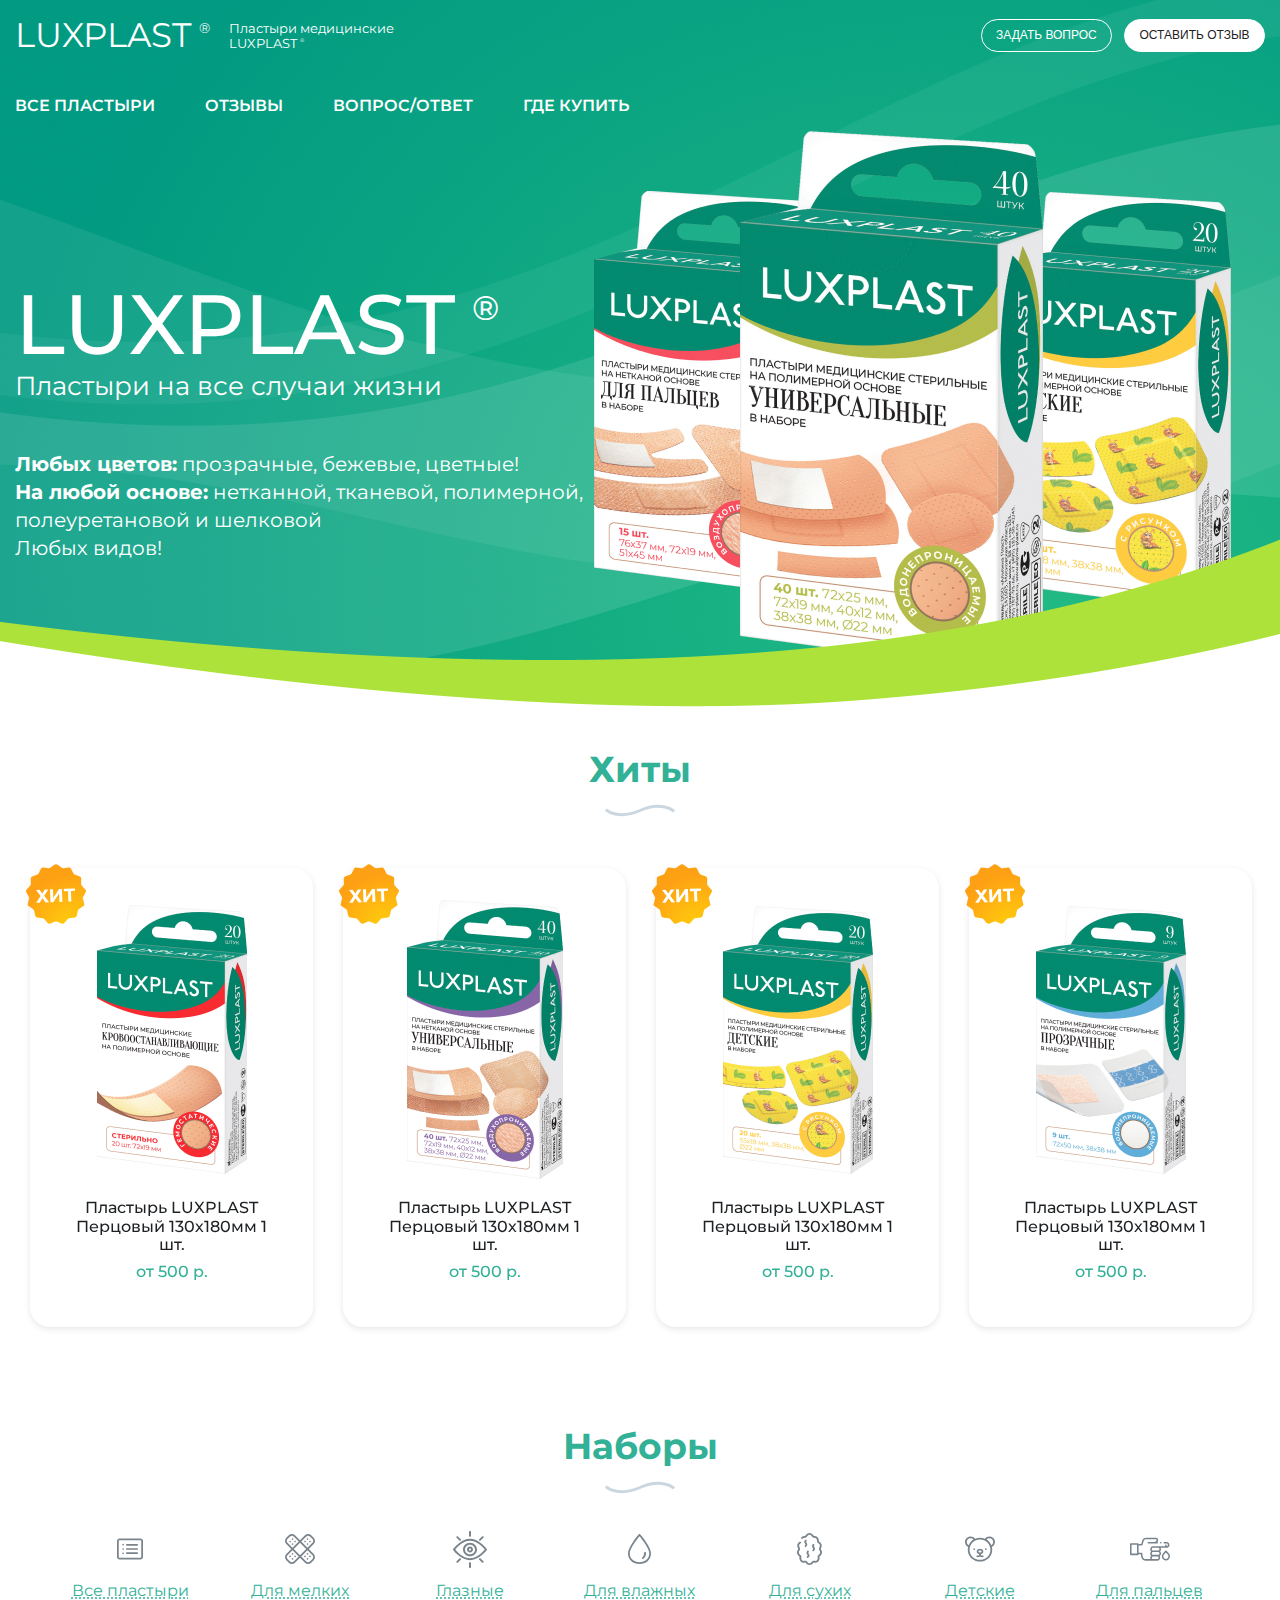
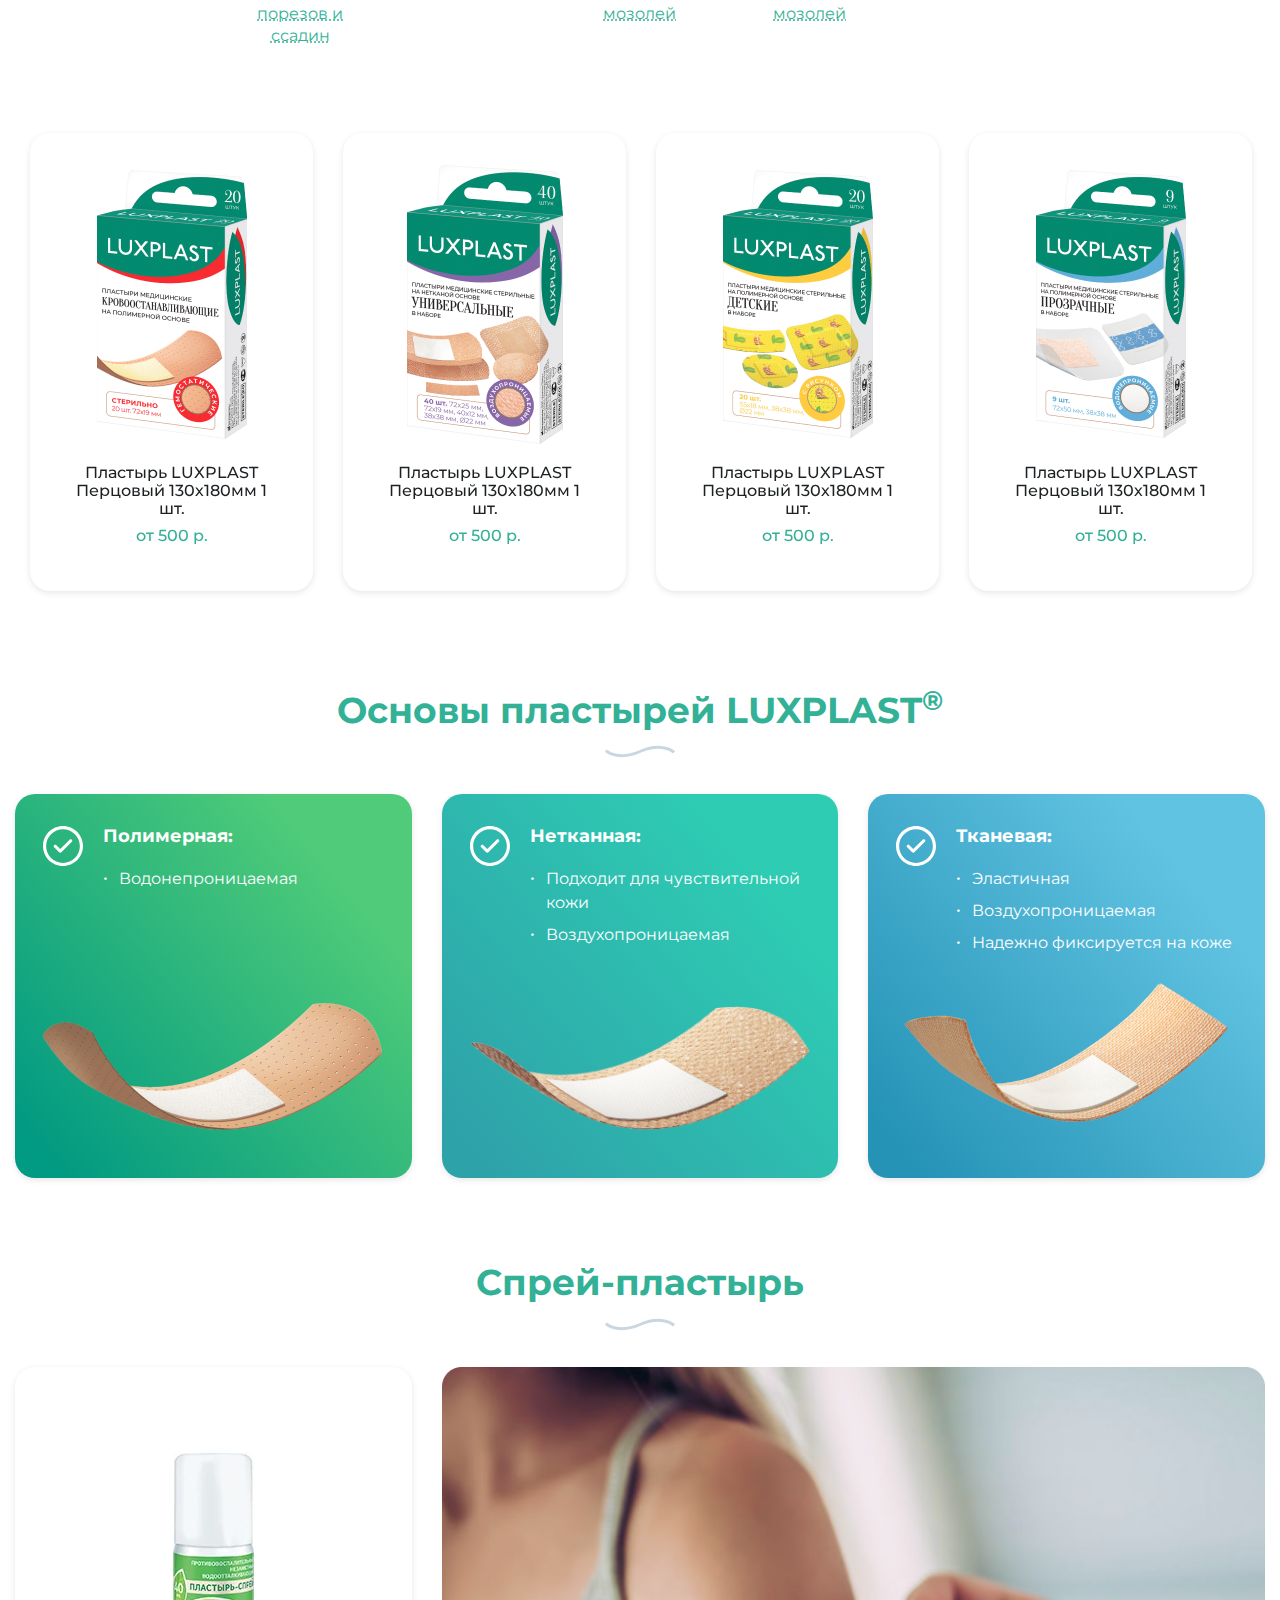
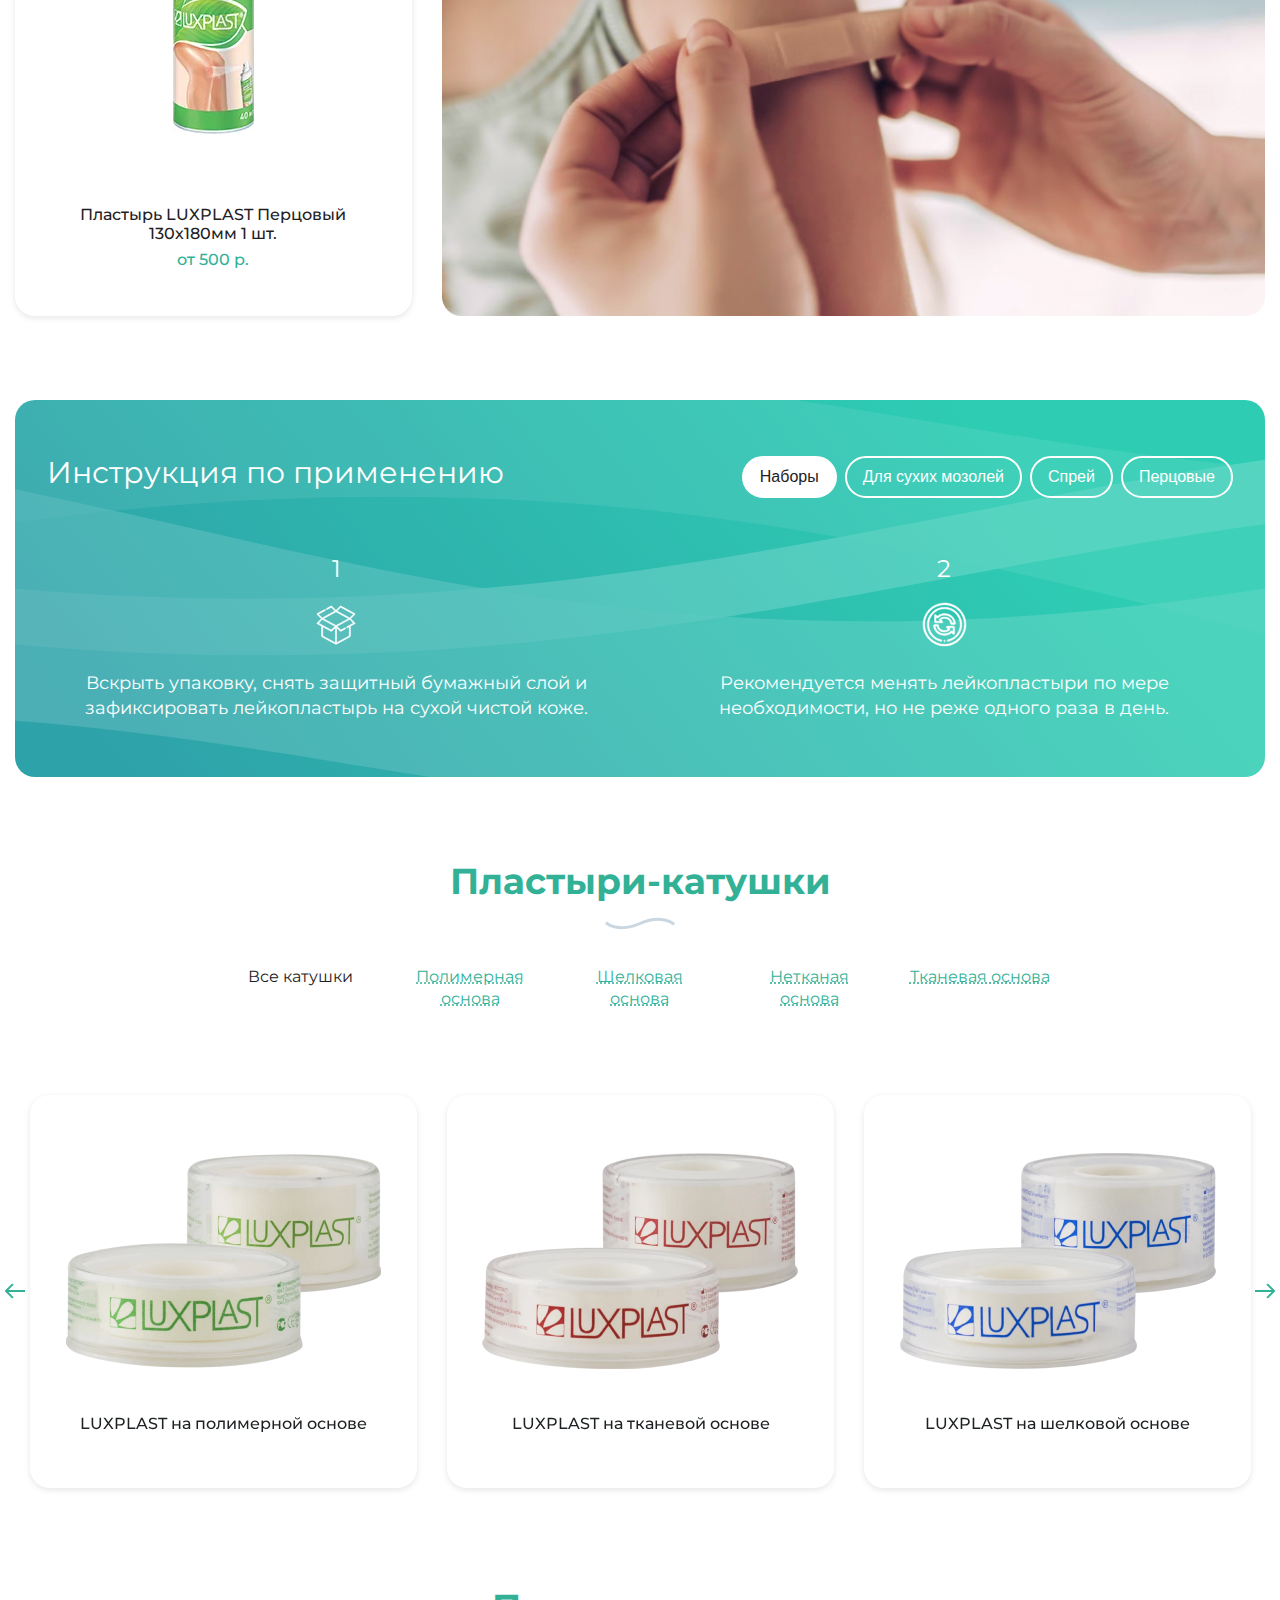
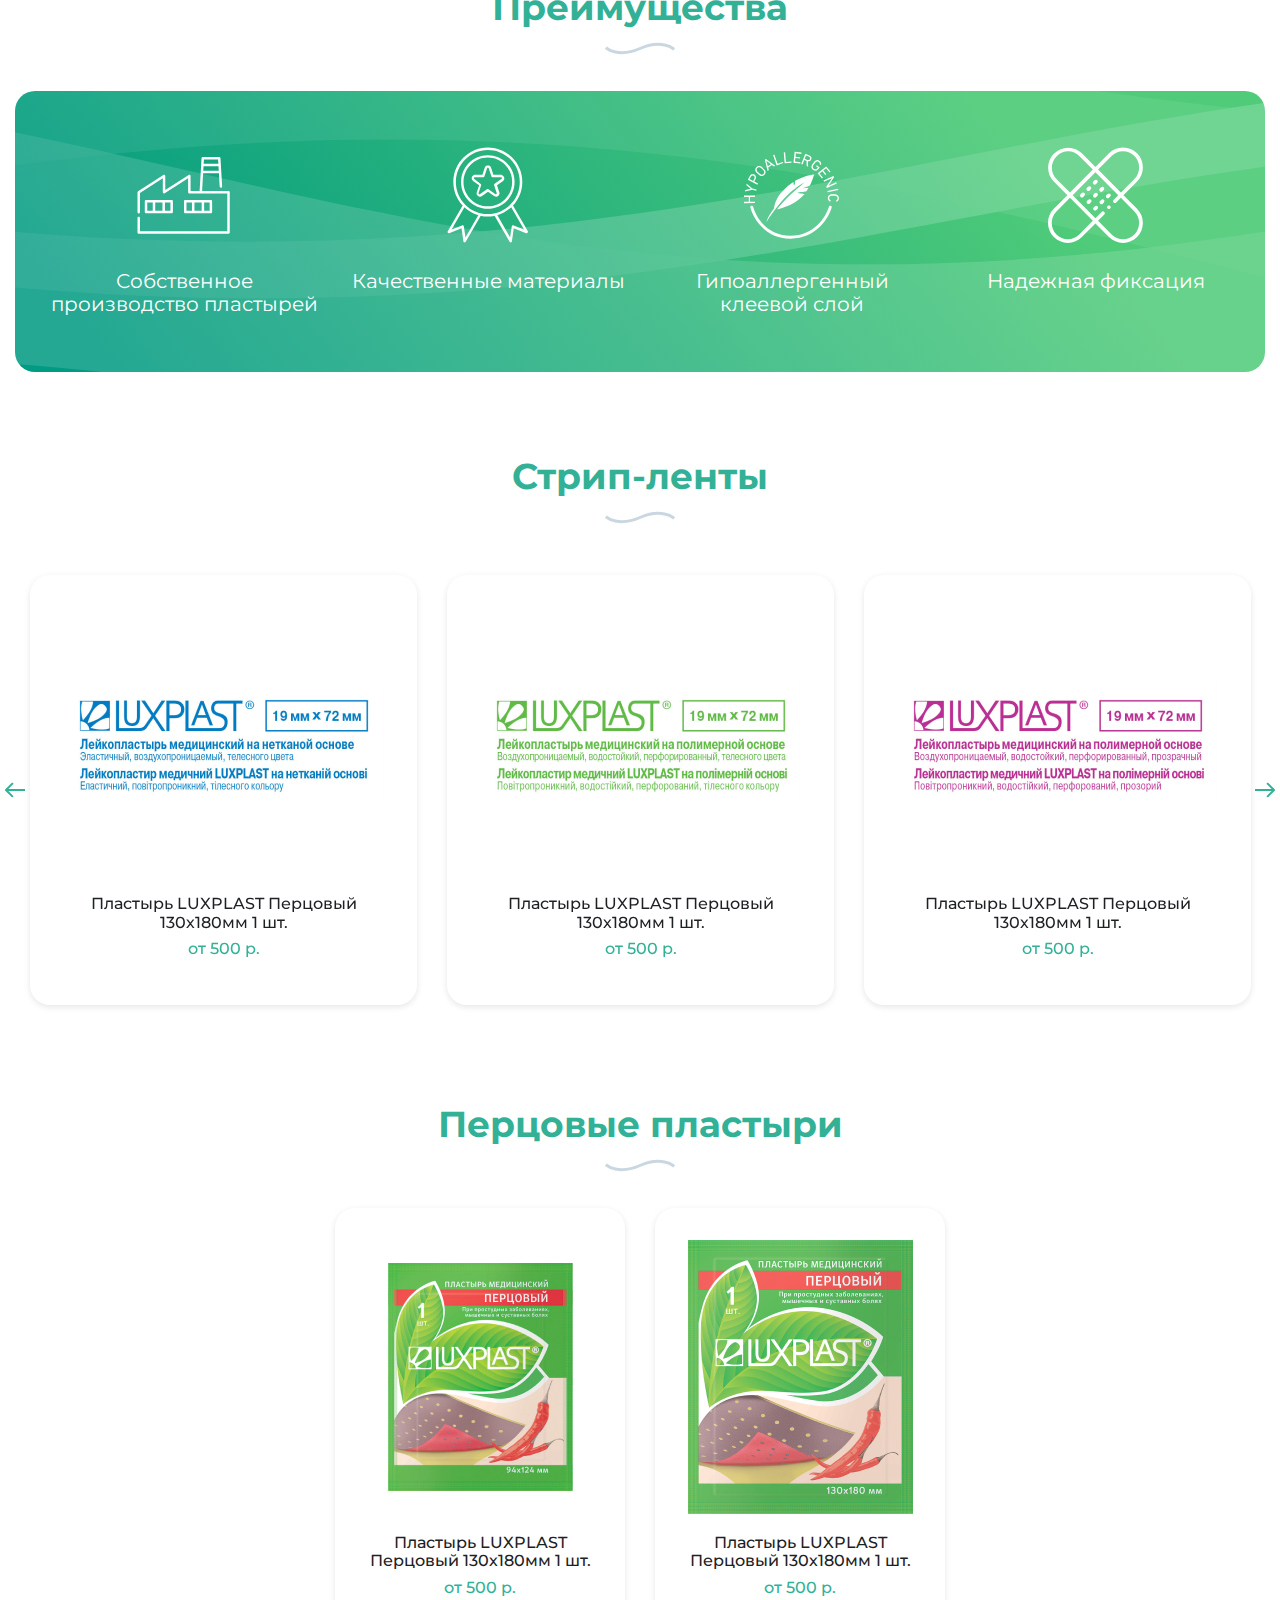
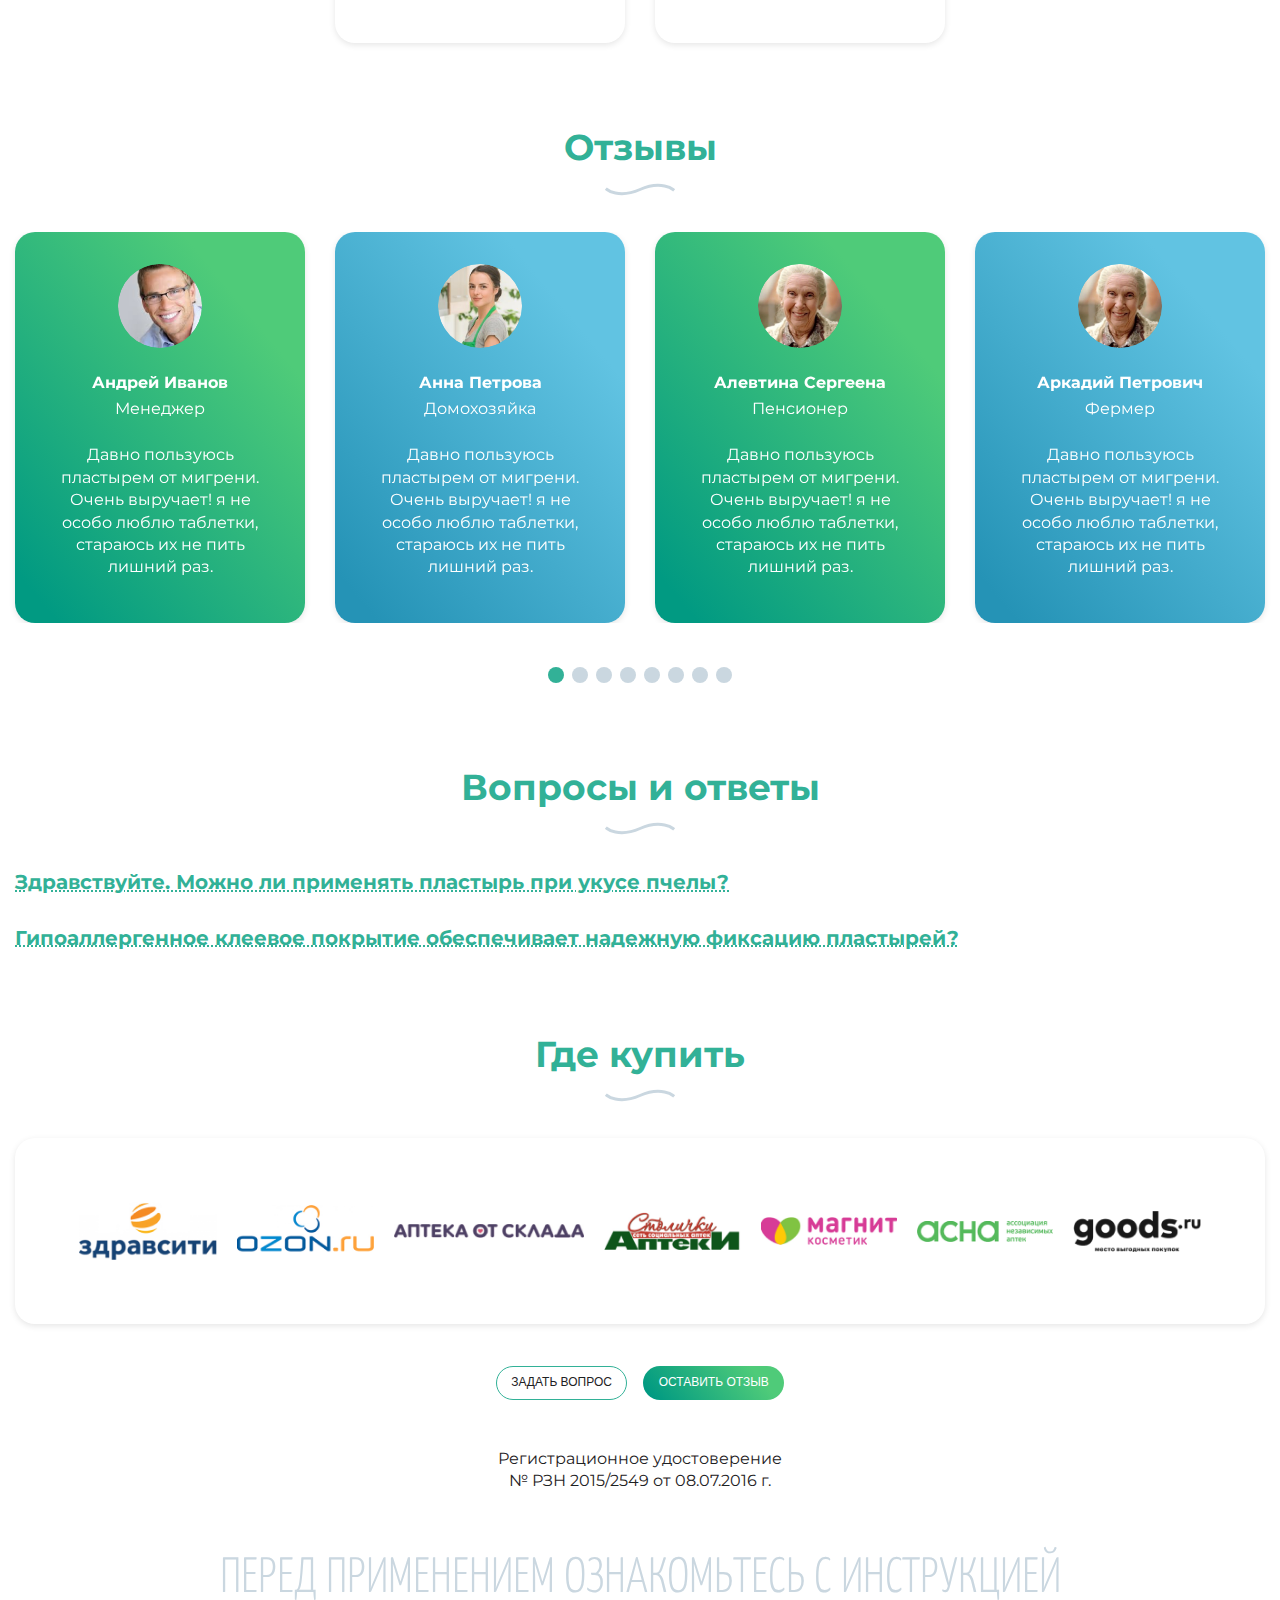
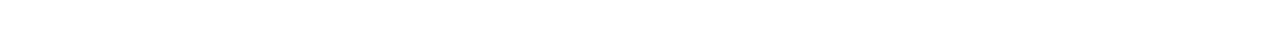
<file: index.html>
<!DOCTYPE html>
<html lang="ru">
<head>
	<title>Вёрстка</title>
	<meta content="text/html; charset=utf-8" http-equiv="Content-Type">
	<meta content="IE=edge" http-equiv="X-UA-Compatible">
	<meta content="width=device-width, initial-scale=1" name="viewport">

	<link href="favicon.ico" rel="shortcut icon" type="image/x-icon">
	<link href="favicon.ico" rel="icon" type="image/x-icon">

	<link href="https://fonts.googleapis.com/css2?family=Montserrat:wght@400;500;600&family=Yanone+Kaffeesatz:wght@200;300&display=swap" rel="stylesheet">
	
	<link href="libs/normalize/normalize.css" rel="stylesheet" type="text/css">

	<link href="libs/slick/slick.css" rel="stylesheet" type="text/css">
	<link href="libs/fancybox/jquery.fancybox.min.css" rel="stylesheet" type="text/css">
	<link href="libs/formstyler/jquery.formstyler.css" rel="stylesheet" type="text/css">

	<link href="variables.css" rel="stylesheet" type="text/css">

	<link href="styles.css" rel="stylesheet" type="text/css">
	<link href="template_styles.css" rel="stylesheet" type="text/css">

	<link href="blocks/page-header/style.css" rel="stylesheet" type="text/css">
	<link href="blocks/page-footer/style.css" rel="stylesheet" type="text/css">
	<link href="blocks/page-content/style.css" rel="stylesheet" type="text/css">

	<link href="blocks/main-menu/style.css" rel="stylesheet" type="text/css">
	<link href="blocks/where-buy/style.css" rel="stylesheet" type="text/css">
	<link href="blocks/faq-list/style.css" rel="stylesheet" type="text/css">
	<link href="blocks/reviews-list/style.css" rel="stylesheet" type="text/css">
	<link href="blocks/product-list/style.css" rel="stylesheet" type="text/css">
	<link href="blocks/product-filter/style.css" rel="stylesheet" type="text/css">
	<link href="blocks/advantages/style.css" rel="stylesheet" type="text/css">
	<link href="blocks/instructions/style.css" rel="stylesheet" type="text/css">
	<link href="blocks/plasters-type/style.css" rel="stylesheet" type="text/css">
	<link href="blocks/spray-block/style.css" rel="stylesheet" type="text/css">
	<link href="blocks/site-form/style.css" rel="stylesheet" type="text/css">
	<link href="blocks/product-card/style.css" rel="stylesheet" type="text/css">
</head>
<body>
<div style="display: none">
	<svg version="1.1" xmlns="http://www.w3.org/2000/svg" xmlns:xlink="http://www.w3.org/1999/xlink">
		<symbol id="icon-factory" viewBox="0 0 96 80">
			<path fill-rule="evenodd" clip-rule="evenodd" d="M65.5386 2.66137C65.5765 2.00941 66.1165 1.5 66.7698 1.5H83.2563C83.9096 1.5 84.4496 2.00936 84.4875 2.66146L86.1378 30.9309C86.1776 31.6109 85.6585 32.1943 84.9785 32.2339C84.298 32.2732 83.7151 31.7544 83.6754 31.0746L82.8956 17.7177H67.1305L66.094 35.4729H92.5199C93.2009 35.4729 93.7532 36.0252 93.7532 36.7062V76.9196C93.7532 77.6008 93.2009 78.1531 92.5197 78.1531H2.73348C2.05226 78.1531 1.5 77.6008 1.5 76.9196V62.5905C1.5 61.9092 2.05226 61.357 2.73348 61.357C3.41471 61.357 3.96697 61.9092 3.96697 62.5905V75.6861H91.2869V37.9399H53.347C52.6658 37.9399 52.1136 37.3876 52.1136 36.7064V22.6741L28.708 37.7434C28.3288 37.9877 27.8459 38.0053 27.4496 37.7891C27.0534 37.573 26.807 37.1579 26.807 36.7064V22.6741L3.96715 37.3791V56.6973C3.96715 57.3785 3.41489 57.9308 2.73367 57.9308C2.05245 57.9308 1.50018 57.3785 1.50018 56.6973V36.7064C1.50018 36.2871 1.71329 35.8965 2.06597 35.6692L27.3724 19.3763C27.7516 19.132 28.2344 19.1144 28.6307 19.3306C29.0269 19.5466 29.2734 19.9617 29.2734 20.4132V34.4456L52.679 19.3763C53.0582 19.132 53.541 19.1144 53.9373 19.3306C54.3335 19.5466 54.58 19.9617 54.58 20.4132V35.4731H63.6231L65.5386 2.66137ZM67.9332 3.96679H82.0929L82.3468 8.31757H67.6793L67.9332 3.96679ZM67.5353 10.7844H82.4909L82.7518 15.2511H67.2746L67.5353 10.7844Z"/>
			<path fill-rule="evenodd" clip-rule="evenodd" d="M48 45.7198C48 45.0386 48.5523 44.4863 49.2335 44.4863H74.8868C75.5678 44.4863 76.1201 45.0386 76.1203 45.7199V56.4665C76.1203 57.1478 75.568 57.7 74.8868 57.7H49.2335C48.5523 57.7 48 57.1478 48 56.4665V45.7198ZM50.467 46.9531H55.9736V55.2331H50.467V46.9531ZM65.6801 46.9531H58.4404V55.2331H65.6801V46.9531ZM68.1467 46.9531H73.6533V55.2331H68.1467V46.9531Z"/>
			<path fill-rule="evenodd" clip-rule="evenodd" d="M8.78027 45.7198C8.78027 45.0386 9.33253 44.4863 10.0138 44.4863H35.6671C36.348 44.4863 36.9004 45.0386 36.9006 45.7199V56.4665C36.9006 57.1478 36.3483 57.7 35.6671 57.7H10.0138C9.33253 57.7 8.78027 57.1478 8.78027 56.4665V45.7198ZM11.2472 46.9531H16.7539V55.2331H11.2472V46.9531ZM26.4604 46.9531H19.2206V55.2331H26.4604V46.9531ZM28.927 46.9531H34.4336V55.2331H28.927V46.9531Z"/>
		</symbol>
		<symbol id="icon-award" viewBox="0 0 83 96">
			<path d="M41.3174 0.5C31.8657 0.5 23.3756 4.34394 17.2061 10.5134C11.0367 16.6828 7.19274 25.173 7.19274 34.6247C7.19274 43.5177 10.5569 51.6068 16.1637 57.6942L16.4128 57.9646L1.67588 83.4866C1.51135 83.7608 1.43933 84.1779 1.56041 84.6189C1.78813 85.2182 2.45192 85.514 3.10147 85.2815L15.3064 80.4165L17.1841 93.4746C17.2507 93.8673 17.4334 94.1772 17.7264 94.3237L17.7436 94.3322L17.76 94.3421C18.3086 94.6713 19.0665 94.4675 19.4292 93.8665L19.4311 93.8634L34.3165 68.1223L34.6657 68.1894C36.7516 68.5906 38.9957 68.8307 41.1549 68.8307C43.3948 68.8307 45.5575 68.5907 47.644 68.1894L47.9933 68.1223L62.8786 93.8634L62.8804 93.8664C63.222 94.4319 63.9829 94.6239 64.5834 94.3237C64.8764 94.1771 65.0592 93.8672 65.1257 93.4745L67.0033 80.4165L79.2082 85.2815C79.8636 85.5161 80.5335 85.2129 80.7553 84.6027L80.7864 84.5173L80.8456 84.4482C81.023 84.2412 81.0758 84.0626 81.0812 83.9213C81.0869 83.7732 81.0417 83.6244 80.959 83.4866L80.9547 83.4794L66.2221 57.9646L66.4711 57.6942C72.078 51.6068 75.4421 43.5177 75.4421 34.6247C75.4421 25.173 71.5982 16.6828 65.4287 10.5134C59.2593 4.34394 50.7691 0.5 41.3174 0.5ZM18.9349 12.3284C24.6348 6.4646 32.5649 2.9137 41.3174 2.9137C50.0705 2.9137 57.9991 6.46492 63.6975 12.1634C69.3959 17.8618 72.9471 25.7903 72.9471 34.5434C72.9471 43.2952 69.397 51.2226 63.7001 56.9208C58.0002 62.7847 50.07 66.3357 41.3174 66.3357C32.5643 66.3357 24.6358 62.7845 18.9374 57.086C13.2389 51.3876 9.68772 43.4591 9.68772 34.706C9.68772 25.9542 13.2379 18.0267 18.9349 12.3284ZM18.1896 59.6904L18.6478 60.0976C22.2529 63.3022 26.5782 65.7849 31.3826 67.2262L31.9862 67.4073L19.2549 89.5987L17.5786 78.5166C17.4594 77.8802 16.8798 77.4094 16.1626 77.4691L16.1419 77.4709H16.1211C16.1211 77.4709 16.103 77.471 16.0528 77.4898C16.0005 77.5094 15.943 77.5376 15.857 77.5806L15.8377 77.5903L5.45853 81.7045L18.1896 59.6904ZM64.4452 59.6904L77.1763 81.7045L66.7972 77.5903L66.7779 77.5806C66.6918 77.5376 66.6344 77.5094 66.5821 77.4898C66.5319 77.471 66.5138 77.4709 66.5138 77.4709H66.4687L66.4244 77.4628C65.8297 77.3547 65.179 77.79 65.0569 78.5129L65.0563 78.5161L63.38 89.5987L50.6487 67.4073L51.2523 67.2262C56.0567 65.7849 60.3819 63.3022 63.9871 60.0976L64.4452 59.6904Z"/>
			<path d="M39.8297 18.5753C39.053 19.0046 38.501 19.6325 38.2193 20.548L38.218 20.5521L35.9941 27.5658H28.8509L28.82 27.5619C28.2894 27.4956 27.7323 27.6264 27.2096 27.8505C26.7352 28.0538 26.3167 28.3963 25.9565 28.9007L25.954 28.9042C25.3918 29.6772 25.2494 30.5133 25.3926 31.3726C25.5355 32.2301 25.9586 33.0028 26.7361 33.5689L26.7378 33.5701L32.7231 37.8454L30.4368 44.7892C30.4333 44.8405 30.4245 44.9081 30.4028 44.9731C30.3841 45.0293 30.3503 45.1032 30.289 45.1732C30.203 45.5293 30.2046 45.9556 30.2711 46.4207C30.3392 46.8979 30.5447 47.3805 30.8917 47.7969L30.9023 47.8095L30.912 47.8229C31.4782 48.6014 32.2514 49.025 33.1094 49.168C33.9518 49.3084 34.8633 49.0964 35.5596 48.5393L35.5684 48.5323L41.5615 44.1659L47.5451 48.5254C48.3129 49.0837 49.1532 49.2346 50.0336 49.1647C50.8837 49.0184 51.6492 48.5953 52.211 47.8229L52.2207 47.8095L52.2313 47.7969C52.5536 47.41 52.6943 46.9544 52.8566 46.3874C52.9161 45.9547 52.9202 45.5947 52.8352 45.2033H52.8226L50.3998 37.8454L56.3852 33.5701L56.3869 33.5689C57.1454 33.0166 57.5667 32.2676 57.7195 31.4351C57.6368 30.6041 57.4056 29.6766 56.8439 28.9042L56.8414 28.9007C56.4811 28.3963 56.0626 28.0538 55.5883 27.8505C55.0655 27.6264 54.5084 27.4956 53.9779 27.5619L53.947 27.5658H46.8037L44.581 20.5557C44.302 19.7217 43.6712 19.0076 42.9584 18.5712C42.4401 18.3521 41.9488 18.2188 41.3989 18.2188C40.8456 18.2188 40.3516 18.3537 39.8297 18.5753ZM41.9937 20.8575C41.9793 20.8308 41.9623 20.8043 41.9422 20.7785C41.8546 20.6659 41.7452 20.6125 41.6688 20.587C41.5529 20.5484 41.4291 20.5506 41.403 20.5511L41.3989 20.5512H41.1918L41.0975 20.6455C40.9011 20.6832 40.7547 20.797 40.6631 20.9115C40.5842 21.0102 40.5231 21.1366 40.5012 21.2707L37.9979 29.023C37.8166 29.5641 37.3476 29.8982 36.8473 29.8982H28.6391C28.5369 29.8982 28.453 29.9235 28.4017 29.9427C28.3664 29.956 28.3337 29.9713 28.3123 29.9819C28.307 29.9823 28.3017 29.9827 28.2963 29.9832C28.2395 29.9889 28.1671 30.0036 28.0895 30.0424C28.0376 30.0683 27.9971 30.0984 27.9692 30.1217C27.9482 30.1321 27.9276 30.144 27.9075 30.1574C27.8082 30.2237 27.7482 30.3083 27.7135 30.3778C27.7065 30.3918 27.7003 30.4054 27.6949 30.4187C27.6237 30.5357 27.5978 30.653 27.5862 30.7224C27.5691 30.825 27.5692 30.9209 27.5692 30.962L27.5692 30.9672C27.5692 31.1709 27.668 31.3197 27.72 31.3891C27.7726 31.4591 27.8358 31.5222 27.8716 31.5579C27.8739 31.5602 27.8762 31.5625 27.8782 31.5646L27.9828 31.6691L34.2863 36.4991L34.3065 36.5117C34.7508 36.7894 34.922 37.2751 34.7474 37.799L34.7464 37.802L32.2021 45.5991V46.0028L32.7021 46.0037C32.2021 46.0037 32.2021 46.0042 32.2021 46.0042L32.2021 46.0057L32.2021 46.0077L32.2022 46.0119L32.2024 46.0208C32.2026 46.0269 32.2029 46.0336 32.2034 46.0406C32.2043 46.0548 32.2059 46.0708 32.2084 46.0884C32.2134 46.1236 32.2223 46.1658 32.2379 46.2126C32.2697 46.308 32.3281 46.4181 32.4298 46.5198C32.5199 46.6099 32.6304 46.6792 32.7223 46.7252C32.7985 46.7633 32.9465 46.8288 33.1085 46.8288L33.1137 46.8288C33.1548 46.8289 33.2507 46.829 33.3533 46.8119C33.4412 46.7972 33.6062 46.7594 33.7499 46.6357L40.3937 41.7743L40.3985 41.7708C40.6107 41.6117 40.8998 41.5457 41.1551 41.5457C41.4797 41.5457 41.6921 41.6061 41.9117 41.7708L48.5603 46.6357C48.704 46.7594 48.869 46.7972 48.9569 46.8119C49.0595 46.829 49.1554 46.8289 49.1965 46.8288L49.2017 46.8288C49.4905 46.8288 49.6808 46.7019 49.7939 46.6025C49.8233 46.5874 49.8524 46.569 49.8808 46.547C49.9933 46.4594 50.0468 46.35 50.0723 46.2736C50.1109 46.1577 50.1086 46.0338 50.1081 46.0078L50.1081 46.0037V45.5991L47.5604 37.7917L47.5566 37.7816C47.4073 37.3834 47.6071 36.7961 48.0293 36.4946L54.6482 31.6734L54.7571 31.5646C54.7991 31.5225 54.8217 31.5005 54.8479 31.4795C54.8713 31.4608 54.9025 31.4392 54.9522 31.4144L55.2286 31.2762V30.9672C55.2286 30.9586 55.2287 30.949 55.2289 30.9387C55.2303 30.8164 55.2332 30.5782 55.0661 30.3624L55.0661 30.0608H54.7045C54.6834 30.0483 54.6604 30.0366 54.6356 30.0261C54.4421 29.8973 54.2495 29.8979 54.1691 29.8982C54.1658 29.8982 54.1626 29.8982 54.1597 29.8982H45.9505C45.4771 29.8982 44.9881 29.5112 44.7969 29.0135L42.2441 21.108L41.9937 20.8575Z"/>
			<path d="M24.3002 17.6106C28.617 13.2117 34.6768 10.4726 41.3175 10.4726C47.9586 10.4726 54.0174 13.2119 58.3332 17.5277C62.7311 21.9256 65.3883 27.9035 65.3883 34.5434C65.3883 41.1783 62.7347 47.3201 58.4145 51.6403C54.0152 56.0396 47.9556 58.6954 41.3175 58.6954C34.6764 58.6954 28.6176 55.9561 24.3018 51.6403C19.9039 47.2424 17.2467 41.2645 17.2467 34.6246C17.2467 27.9844 19.9854 21.9263 24.3002 17.6106ZM22.5706 15.8777C27.3567 11.0916 33.9769 8.14014 41.3175 8.14014C48.6582 8.14014 55.2783 11.0916 60.0644 15.8777C64.8505 20.6638 67.802 27.284 67.802 34.6246C67.802 41.9653 64.8505 48.5855 60.0644 53.3716C55.2783 58.1576 48.6582 61.1091 41.3175 61.1091C33.9769 61.1091 27.3567 58.1576 22.5706 53.3716C17.7845 48.5855 14.833 41.9653 14.833 34.6246C14.833 27.284 17.7845 20.6638 22.5706 15.8777Z"/>
		</symbol>
		<symbol id="icon-feather" viewBox="0 0 99 90">
			<path fill-rule="evenodd" clip-rule="evenodd" d="M89.4186 55.5594C90.2142 55.7904 90.6719 56.6225 90.4409 57.4181C87.3488 68.0685 74.5531 89.4999 48.0004 89.4999C21.425 89.4999 9.2999 68.0385 6.54795 57.3747C6.34094 56.5726 6.8234 55.7545 7.62555 55.5475C8.42769 55.3405 9.24577 55.8229 9.45278 56.6251C12.0342 66.6279 23.3757 86.4999 48.0004 86.4999C72.6476 86.4999 84.6519 66.5979 87.5598 56.5817C87.7908 55.7861 88.623 55.3284 89.4186 55.5594Z"/>
			<path d="M27 64C24.6 67.6 23.3333 71.1667 23 72.5C32 58.5 39.5 50 45.5 44C52 37.5 59.1667 33.3333 63 31C60.1667 33.3333 53 39.4 47 45C41 50.6 35.8333 57 34 59.5C36 59 41.6 57.3 48 54.5C54.4 51.7 60.3333 46 62.5 43.5L55 42.5C55.3333 42.3333 56.5 41.9 58.5 41.5C60.5 41.1 63.3333 40.6667 64.5 40.5L66.5 37L60.5 37.5L67.5 35C67.6667 34.8333 68.2 34.1 69 32.5C69.8 30.9 71.6667 25.5 72.5 23C71.8333 23.1667 69.6 23.7 66 24.5C62.4 25.3 55.5 28.5 52.5 30V32C52.5 32.8 51.8333 34.3333 51.5 35L51 31C49.1667 32 44.1 35.6 38.5 42C32.9 48.4 31.1667 55.6667 31 58.5C30.6667 58.8333 29.4 60.4 27 64Z"/>
			<path d="M33.7113 13.9408L30 3.34619L31.3395 2.87695L34.6189 12.2386L39.9771 10.3616L40.409 11.5946L33.7113 13.9408Z"/>
			<path d="M30.9626 15.1935L28.7752 13.5531L24.9036 16.1489L25.5906 18.7954L24.3581 19.6218L21.5225 8.00736L22.5407 7.32471L32.2084 14.3581L30.9626 15.1935ZM25.1085 10.749L23.0959 9.22443L23.0557 9.25138L23.6928 11.6206L24.5559 14.9063L27.7576 12.7595L25.1085 10.749Z"/>
			<path d="M12.7496 15.8295C13.1656 15.3793 13.6204 15.0456 14.114 14.8283C14.5998 14.6036 15.0936 14.489 15.5957 14.4844C16.105 14.4719 16.6112 14.5737 17.1143 14.7897C17.6096 14.9985 18.0744 15.3035 18.5087 15.7049L20.7831 17.8066C21.249 18.2371 21.6059 18.6986 21.8536 19.1911C22.1086 19.6756 22.2499 20.1722 22.2776 20.6809C22.3047 21.1745 22.2215 21.6686 22.0279 22.1632C21.8417 22.6499 21.5406 23.1184 21.1246 23.5685C20.6722 24.0581 20.1916 24.4119 19.6827 24.6298C19.1812 24.8398 18.6791 24.9396 18.1765 24.929C17.6739 24.9184 17.1822 24.8008 16.7016 24.5763C16.221 24.3517 15.7753 24.0497 15.3647 23.6703L13.0903 21.5686C12.6875 21.1964 12.3592 20.7832 12.1054 20.3291C11.8437 19.8677 11.6878 19.3868 11.6376 18.8866C11.5795 18.3791 11.6354 17.867 11.8053 17.3505C11.9824 16.8261 12.2972 16.3191 12.7496 15.8295ZM13.7438 16.7261C13.4446 17.0499 13.2448 17.385 13.1443 17.7314C13.0438 18.0778 13.0193 18.4212 13.0708 18.7615C13.1144 19.0946 13.226 19.4174 13.4058 19.7299C13.5855 20.0424 13.8057 20.3191 14.0663 20.5599L16.2578 22.5849C16.5342 22.8404 16.8392 23.049 17.1728 23.2108C17.4984 23.3654 17.833 23.4549 18.1764 23.4794C18.5197 23.5039 18.8641 23.4561 19.2094 23.3359C19.5467 23.2085 19.865 22.9828 20.1642 22.6591C20.4342 22.3669 20.6198 22.0552 20.7208 21.724C20.8292 21.3849 20.8616 21.0488 20.818 20.7157C20.7817 20.3747 20.6734 20.0404 20.4931 19.7127C20.3128 19.385 20.0686 19.0789 19.7606 18.7943L17.5691 16.7692C17.2848 16.5065 16.9762 16.3018 16.6432 16.1552C16.3102 16.0085 15.9723 15.9305 15.6295 15.9212C15.2941 15.904 14.9616 15.9628 14.6321 16.0976C14.3099 16.2244 14.0138 16.434 13.7438 16.7261Z"/>
			<path d="M10.6387 23.4108C10.9797 23.594 11.2873 23.8507 11.5615 24.181C11.8408 24.5019 12.0466 24.8687 12.1789 25.2815C12.3162 25.6848 12.3706 26.1289 12.342 26.614C12.3091 27.0845 12.1628 27.5613 11.9034 28.0444L10.5222 30.6164L14.5009 32.753L13.8294 34.0035L3.93945 28.6924L5.88534 25.0689C6.10409 24.6616 6.37459 24.2942 6.69685 23.9669C7.02419 23.6301 7.39241 23.3762 7.8015 23.2053C8.20112 23.0294 8.64127 22.9484 9.12194 22.9624C9.60261 22.9765 10.1082 23.1259 10.6387 23.4108ZM9.89401 24.6952C9.28773 24.3696 8.73856 24.3127 8.24649 24.5245C7.75003 24.7216 7.35173 25.0997 7.05158 25.6586L5.76196 28.06L9.37121 29.9983L10.6914 27.54C10.8592 27.2274 10.9547 26.9247 10.9776 26.6319C10.9912 26.334 10.9533 26.0635 10.8642 25.8204C10.7802 25.5678 10.6543 25.3476 10.4866 25.1599C10.3094 24.9671 10.1119 24.8122 9.89401 24.6952Z"/>
			<path d="M8.64968 37.7821L12.9917 38.7639L12.6929 40.0854L8.35086 39.1036L1 40.8975L1.33083 39.4344L4.71214 38.595L7.02503 38.0927L5.06953 36.5757L2.46207 34.4317L2.78578 33.0001L8.64968 37.7821Z"/>
			<path d="M11.2342 46.4193L6.18591 46.4495L6.21568 51.4172L11.264 51.3869L11.2725 52.8063L0.046875 52.8735L0.0383703 51.4542L4.97377 51.4246L4.944 46.457L0.00860394 46.4866L9.92607e-05 45.0672L11.2257 45L11.2342 46.4193Z"/>
			<path d="M41.9098 11.7641L41 0.575195L42.4147 0.460167L43.2186 10.3469L48.8773 9.88678L48.9832 11.1889L41.9098 11.7641Z"/>
			<path d="M50.9996 11.1569L52.2412 0L59.2944 0.784927L59.1499 2.08336L53.5074 1.45542L53.106 5.06219L57.915 5.59737L57.7776 6.83168L52.9686 6.2965L52.5547 10.0155L58.1973 10.6434L58.0528 11.9419L50.9996 11.1569Z"/>
			<path d="M76.0004 21.9867L84.7871 15L89.204 20.5548L88.1814 21.3679L84.6479 16.9241L81.8074 19.1827L84.8189 22.97L83.8468 23.743L80.8353 19.9556L77.9064 22.2845L81.4399 26.7283L80.4173 27.5414L76.0004 21.9867Z"/>
			<path d="M84.8765 36.0156L88.977 29.6955L90.6097 27.3404L90.5753 27.3028L82.5795 30.8765L82.0003 29.5807L92.249 25L92.8216 26.2811L88.8533 32.3831L87.0589 34.9695L87.1081 35.0005L95.1186 31.4202L95.6912 32.7012L85.4425 37.282L84.8765 36.0156Z"/>
			<path d="M86.0002 40.3073L96.9863 38L97.2781 39.3891L86.2919 41.6964L86.0002 40.3073Z"/>
			<path d="M88.7691 51.3625C88.0252 51.0603 87.4532 50.5859 87.0532 49.9391C86.6532 49.2923 86.4669 48.5122 86.4945 47.5986C86.5146 46.9322 86.6451 46.3499 86.8861 45.8515C87.1267 45.364 87.4401 44.9592 87.8264 44.6374C88.2126 44.3156 88.6607 44.0817 89.1707 43.9357C89.6807 43.7897 90.2152 43.7252 90.7741 43.742L93.8694 43.8354C94.4176 43.852 94.9364 43.9483 95.4259 44.1244C95.9262 44.3009 96.3594 44.5614 96.7255 44.9059C97.1024 45.2508 97.3962 45.6738 97.607 46.175C97.8175 46.687 97.9127 47.2761 97.8925 47.9425C97.865 48.8561 97.6268 49.6181 97.1781 50.2285C96.7294 50.8389 96.1406 51.2783 95.4117 51.5468L94.8551 50.2068C95.3443 50.0387 95.74 49.7601 96.0422 49.3712C96.3444 48.9823 96.5042 48.4977 96.5217 47.9173C96.535 47.4766 96.4659 47.0926 96.3144 46.7653C96.1629 46.4381 95.9561 46.1629 95.6939 45.9398C95.4424 45.7171 95.1463 45.5468 94.8057 45.4289C94.465 45.3111 94.1173 45.2468 93.7626 45.2361L90.8446 45.148C90.4684 45.1367 90.1014 45.1794 89.7434 45.2762C89.3963 45.3733 89.0851 45.5253 88.8099 45.7321C88.5347 45.9389 88.3063 46.201 88.1246 46.5182C87.9537 46.8358 87.8615 47.2149 87.8482 47.6556C87.8307 48.236 87.9664 48.7295 88.2554 49.1363C88.5547 49.5541 88.9542 49.862 89.4539 50.0599L88.7691 51.3625Z"/>
			<path d="M64.6529 14.6922L64.5127 9.31256L62.1648 8.36401L60.3161 12.9402L59.0001 12.4085L63.2051 2L67.4522 3.71584C67.8709 3.88501 68.2366 4.11389 68.5491 4.4025C68.8615 4.69111 69.102 5.01441 69.2705 5.3724C69.439 5.7304 69.5276 6.11408 69.5361 6.52344C69.5547 6.93683 69.4794 7.35289 69.3102 7.77162C69.0202 8.48944 68.5651 9.01302 67.945 9.34234C67.3389 9.66573 66.6616 9.79218 65.913 9.72172L66.1185 15.2843L64.6529 14.6922ZM67.9942 7.23995C68.2318 6.65173 68.2256 6.15053 67.9754 5.73634C67.7252 5.32216 67.316 5.00027 66.7477 4.77069L64.0559 3.68318L62.63 7.2125L65.2621 8.27583C65.8304 8.50542 66.3663 8.54221 66.8701 8.3862C67.3778 8.22022 67.7525 7.83814 67.9942 7.23995Z"/>
			<path d="M71.9601 17.5068C72.2518 17.7271 72.5643 17.8754 72.8974 17.9518C73.2369 18.0195 73.5713 18.0227 73.9006 17.9614C74.2384 17.9066 74.556 17.7893 74.8533 17.6096C75.1507 17.43 75.4063 17.1985 75.6201 16.9153L76.1546 16.2074L74.2624 14.7787L75.0399 13.7489L78.0648 16.0328L76.7528 17.7706C76.4094 18.2254 76.0147 18.5876 75.5687 18.8571C75.1226 19.1266 74.6511 19.2961 74.1541 19.3655C73.6636 19.4263 73.1594 19.3892 72.6416 19.2542C72.1388 19.1171 71.6514 18.8704 71.1794 18.514C70.6388 18.1058 70.2349 17.6594 69.9676 17.1746C69.7089 16.6964 69.5599 16.2067 69.5207 15.7054C69.4965 15.2021 69.5723 14.7002 69.7481 14.1997C69.9239 13.6992 70.1802 13.2258 70.5172 12.7796L72.3831 10.3081C72.7136 9.87049 73.0879 9.49964 73.5061 9.19561C73.9393 8.88947 74.398 8.68341 74.8823 8.57743C75.3729 8.46288 75.8794 8.46127 76.4016 8.57263C76.9324 8.69046 77.4639 8.95022 77.9959 9.35193C78.7253 9.90266 79.2093 10.5375 79.4479 11.2566C79.6864 11.9756 79.7045 12.7101 79.5021 13.46L78.087 13.1393C78.2327 12.643 78.2299 12.1559 78.0788 11.678C77.9276 11.2001 77.6204 10.7862 77.157 10.4363C76.8051 10.1707 76.4562 10.0083 76.1101 9.94912C75.7641 9.88994 75.4285 9.90607 75.1035 9.9975C74.7935 10.0868 74.4963 10.2396 74.2117 10.4559C73.9272 10.6722 73.678 10.922 73.4642 11.2052L71.6468 13.6123C71.42 13.9126 71.2426 14.2368 71.1146 14.5847C70.9931 14.9241 70.9371 15.2659 70.9468 15.61C70.9564 15.9541 71.0382 16.292 71.1919 16.6237C71.3522 16.9468 71.6082 17.2412 71.9601 17.5068Z"/>
		</symbol>
		<symbol id="icon-plast" viewBox="0 0 83 83">
			<path d="M40.354 32.1154C40.7685 32.1154 41.1831 31.9568 41.4984 31.6397L42.4965 30.6361C43.1242 30.0051 43.1205 28.9852 42.4886 28.3584C41.8566 27.7317 40.8357 27.7351 40.2077 28.3663L39.2096 29.3699C38.5819 30.001 38.5856 31.0207 39.2175 31.6476C39.5322 31.9597 39.9431 32.1154 40.354 32.1154Z"/>
			<path d="M46.0143 38.2229C46.4288 38.2229 46.8434 38.0642 47.1587 37.7471L48.1567 36.7435C48.7844 36.1125 48.7807 35.0927 48.1488 34.4658C47.5166 33.8391 46.4957 33.8425 45.8679 34.4737L44.8698 35.4773C44.2421 36.1083 44.2458 37.1281 44.8777 37.755C45.1926 38.0671 45.6036 38.2229 46.0143 38.2229Z"/>
			<path d="M51.528 40.1656L50.5299 41.1692C49.9022 41.8003 49.9059 42.8202 50.5378 43.447C50.8525 43.759 51.2634 43.9148 51.6743 43.9148C52.0888 43.9148 52.5034 43.7561 52.8187 43.439L53.8168 42.4354C54.4445 41.8042 54.4408 40.7845 53.8089 40.1576C53.1766 39.531 52.1557 39.5344 51.528 40.1656Z"/>
			<path d="M34.8462 37.6526C35.2607 37.6526 35.6753 37.4939 35.9905 37.1769L36.9886 36.1734C37.6164 35.5422 37.6129 34.5223 36.9808 33.8957C36.349 33.2688 35.3276 33.2722 34.7001 33.9032L33.702 34.907C33.0742 35.538 33.0777 36.5578 33.7097 37.1847C34.0244 37.4966 34.4353 37.6526 34.8462 37.6526Z"/>
			<path d="M40.5065 43.344C40.921 43.344 41.3356 43.1853 41.6507 42.8684L42.6489 41.8647C43.2767 41.2337 43.2732 40.2139 42.6411 39.5871C42.0094 38.9602 40.9881 38.9636 40.3604 39.5946L39.3621 40.5983C38.7344 41.2293 38.7378 42.2491 39.3698 42.8759C39.6845 43.1881 40.0956 43.344 40.5065 43.344Z"/>
			<path d="M46.0214 45.2867L45.0233 46.2903C44.3954 46.9213 44.399 47.9411 45.031 48.568C45.3455 48.8801 45.7566 49.0359 46.1675 49.0359C46.582 49.0359 46.9966 48.8772 47.3118 48.5602L48.3099 47.5565C48.9377 46.9255 48.9342 45.9055 48.3021 45.2788C47.6704 44.6521 46.6491 44.6555 46.0214 45.2867Z"/>
			<path d="M29.1939 39.4416L28.1959 40.4452C27.5682 41.0764 27.572 42.0961 28.2038 42.7229C28.5185 43.0349 28.9294 43.1906 29.3403 43.1906C29.7548 43.1906 30.1694 43.032 30.4847 42.7149L31.4829 41.7113C32.1106 41.0802 32.1068 40.0604 31.475 39.4335C30.8426 38.8068 29.8217 38.8104 29.1939 39.4416Z"/>
			<path d="M34.8542 45.133L33.8561 46.1367C33.2284 46.7677 33.2321 47.7875 33.864 48.4143C34.1786 48.7263 34.5895 48.882 35.0005 48.882C35.4149 48.882 35.8296 48.7234 36.1449 48.4063L37.143 47.4028C37.7706 46.7716 37.7669 45.7519 37.1351 45.1251C36.5029 44.4983 35.482 44.5017 34.8542 45.133Z"/>
			<path d="M40.5132 50.8254L39.5153 51.829C38.8876 52.4602 38.8913 53.4799 39.5232 54.1067C39.8378 54.4187 40.2487 54.5744 40.6596 54.5744C41.0741 54.5744 41.4888 54.4158 41.804 54.0987L42.8022 53.0951C43.4298 52.4639 43.4261 51.4442 42.7943 50.8174C42.1619 50.1907 41.1409 50.1941 40.5132 50.8254Z"/>
			<path d="M76.9972 53.0221L65.2726 41.2321L68.8285 37.6565C68.8309 37.6541 68.8333 37.6515 68.8357 37.6489L76.9971 29.4423C83.6829 22.7189 83.6829 11.7793 76.9971 5.05609C73.7547 1.79553 69.4429 0 64.8558 0C60.2691 0 55.9571 1.79553 52.7148 5.05609L41.0059 16.8303L29.297 5.05609C26.1271 1.86849 21.9343 0.113066 17.4908 0.113227C12.9095 0.113227 8.55966 1.95015 5.24277 5.2856C1.9949 8.55115 0.170425 12.8325 0.105271 17.3407C0.0394716 21.8949 1.78283 26.1927 5.0144 29.4423L16.7389 41.2321L5.0144 53.0219C-1.67147 59.7453 -1.67147 70.6849 5.0144 77.4081C8.25695 80.6687 12.5689 82.4642 17.1558 82.4642C21.7425 82.4642 26.0545 80.6687 29.2969 77.4081L41.0057 65.6339L52.7148 77.4081C55.9573 80.6687 60.2691 82.4642 64.856 82.4642C69.4427 82.4642 73.7547 80.6685 76.9969 77.4081C83.6833 70.6849 83.6833 59.7453 76.9972 53.0221ZM55.0035 7.32594C57.6358 4.67904 61.1348 3.22126 64.856 3.22126C68.577 3.22126 72.0762 4.67904 74.7086 7.32611C80.1498 12.7977 80.1498 21.7006 74.7085 27.1723L63.0459 38.8997C63.0451 38.9006 63.0443 38.9015 63.0433 38.9023L62.9996 38.9463L43.2789 19.1159L55.0035 7.32594ZM7.30318 27.1723C1.89733 21.7364 1.99764 13.1197 7.53122 7.55546C10.238 4.8335 13.775 3.33432 17.4906 3.33432C21.0684 3.33432 24.4485 4.75184 27.0083 7.32594L38.7329 19.1157L19.012 38.9465L7.30318 27.1723ZM27.0083 75.1383C24.3758 77.7852 20.8768 79.2429 17.1556 79.2429C13.4346 79.2429 9.93563 77.7852 7.30302 75.1381C1.86185 69.6665 1.86185 60.7635 7.30318 55.2919L19.012 43.5177L38.7326 63.3483L27.0083 75.1383ZM74.7085 75.1383C72.0762 77.7852 68.5772 79.2429 64.8558 79.2429C61.1348 79.2429 57.6357 77.7852 55.0034 75.1383L43.2787 63.3483L48.6494 57.9478C49.2772 57.3168 49.2737 56.297 48.6417 55.6701C48.0095 55.0432 46.9885 55.0468 46.3609 55.6778L41.0059 61.0626L21.2852 41.2321L41.0059 21.4016L60.7265 41.2321L56.6711 45.31C56.0434 45.9411 56.047 46.9609 56.679 47.5878C56.9936 47.8999 57.4046 48.0557 57.8155 48.0557C58.23 48.0557 58.6446 47.897 58.9599 47.5801L62.9996 43.5179L74.7085 55.2921C80.1498 60.7635 80.1498 69.6666 74.7085 75.1383Z"/>
			<path d="M54.1293 51.0348C53.869 50.4007 53.2089 49.9951 52.5248 50.0446C51.8561 50.0929 51.2744 50.565 51.0901 51.2083C50.9043 51.8564 51.1544 52.5667 51.702 52.9596C52.2411 53.3467 52.9836 53.357 53.5358 52.9901C54.1675 52.5704 54.4207 51.7336 54.1293 51.0348Z"/>
		</symbol>
		<symbol id="icon-box" viewBox="0 0 40 40">
			<path d="M34.6328 13.6779L38.8373 9.43924C38.9617 9.31368 39.0197 9.13695 38.994 8.96217C38.9682 8.78731 38.8616 8.63482 38.7062 8.55064L24.9018 1.06854C24.6834 0.950243 24.4132 0.989375 24.2376 1.16506L19.9997 5.40293L15.7621 1.16536C15.6566 1.05911 15.5152 1 15.3663 1C15.2728 1 15.1808 1.02387 15.0984 1.06884L10.6645 3.47124C10.5329 3.54307 10.4371 3.66129 10.3944 3.80495C10.3518 3.94861 10.3675 4.1005 10.4386 4.23219C10.5373 4.41326 10.7266 4.52631 10.9324 4.52631C11.0252 4.52631 11.118 4.50237 11.1995 4.45822L15.2646 2.25477L19.0707 6.06092L6.26063 12.9849L2.48666 9.18013L9.22578 5.52744C9.35821 5.45636 9.45398 5.33814 9.49663 5.19448C9.53928 5.05082 9.52357 4.89893 9.45174 4.76724C9.35372 4.58617 9.16442 4.47319 8.95866 4.47319C8.86588 4.47319 8.77385 4.49706 8.69154 4.5412L1.29399 8.55094C1.1391 8.63392 1.03136 8.78813 1.00592 8.96247C0.980479 9.13598 1.03892 9.31406 1.16305 9.43909L5.3671 13.678L1.16275 17.9166C1.03832 18.0421 0.980255 18.2188 1.00599 18.3936C1.03181 18.5685 1.13843 18.721 1.29376 18.8052L5.59703 21.1375V31.2643C5.59696 31.2837 5.59793 31.303 5.59987 31.3221C5.6007 31.3302 5.60227 31.3382 5.60339 31.3462C5.60481 31.356 5.60594 31.3658 5.60788 31.3755C5.61028 31.3877 5.61357 31.3995 5.61671 31.4114C5.61821 31.4169 5.61933 31.4224 5.62097 31.4279C5.62464 31.4399 5.62906 31.4517 5.63347 31.4635C5.63542 31.4687 5.63706 31.474 5.63923 31.4792C5.64357 31.4898 5.64858 31.4999 5.65352 31.5101C5.65659 31.5165 5.65936 31.5228 5.66265 31.529C5.66714 31.5374 5.67215 31.5454 5.67694 31.5535C5.68158 31.5612 5.686 31.569 5.69093 31.5765C5.69505 31.5827 5.69969 31.5887 5.7041 31.5947C5.71046 31.6035 5.71675 31.6124 5.72363 31.6209C5.72745 31.6256 5.73171 31.63 5.73568 31.6345C5.74361 31.6437 5.75154 31.6528 5.76007 31.6614C5.76448 31.6658 5.76935 31.6698 5.77391 31.6743C5.78244 31.6823 5.79082 31.6903 5.79988 31.6978C5.80863 31.7051 5.81791 31.7117 5.82704 31.7183C5.83242 31.7223 5.83744 31.7265 5.84297 31.7303C5.85906 31.7411 5.87575 31.7512 5.89295 31.7605L19.7303 39.2402C19.7502 39.2512 19.771 39.2606 19.7923 39.2691C19.7969 39.2709 19.8016 39.2726 19.8064 39.2742C19.8219 39.28 19.8377 39.2851 19.8539 39.2893C19.8598 39.2909 19.8655 39.2925 19.8714 39.2938C19.8871 39.2975 19.903 39.3004 19.9192 39.3027C19.9247 39.3035 19.9301 39.3045 19.9357 39.3052C19.9568 39.3076 19.9782 39.3092 19.9999 39.3092C20.0217 39.3092 20.0431 39.3076 20.0642 39.3052C20.0697 39.3045 20.0752 39.3035 20.0807 39.3027C20.0969 39.3004 20.1128 39.2975 20.1285 39.2938C20.1343 39.2925 20.1401 39.2909 20.1459 39.2893C20.1621 39.285 20.1779 39.28 20.1934 39.2742C20.1981 39.2726 20.2028 39.2709 20.2075 39.2691C20.2287 39.2606 20.2495 39.2512 20.2694 39.2402L34.1067 31.7605C34.124 31.7512 34.1406 31.7411 34.1567 31.7303C34.1623 31.7265 34.1674 31.7222 34.1727 31.7183C34.1819 31.7116 34.1911 31.705 34.1998 31.6978C34.2089 31.6903 34.2173 31.6823 34.2258 31.6743C34.2304 31.6698 34.2352 31.6659 34.2396 31.6614C34.2482 31.6528 34.2561 31.6437 34.264 31.6345C34.268 31.63 34.2723 31.6256 34.2761 31.6209C34.283 31.6125 34.2892 31.6035 34.2956 31.5947C34.3 31.5887 34.3047 31.5827 34.3088 31.5765C34.3137 31.569 34.3181 31.5613 34.3228 31.5535C34.3276 31.5454 34.3326 31.5374 34.3371 31.529C34.3403 31.5228 34.3431 31.5165 34.3462 31.5101C34.3511 31.4999 34.3561 31.4898 34.3605 31.4792C34.3626 31.474 34.3643 31.4687 34.3662 31.4635C34.3706 31.4517 34.3751 31.44 34.3787 31.4279C34.3804 31.4225 34.3815 31.4169 34.383 31.4114C34.3861 31.3995 34.3894 31.3877 34.3918 31.3755C34.3938 31.3658 34.3949 31.356 34.3963 31.3462C34.3974 31.3382 34.3991 31.3302 34.3998 31.3221C34.4018 31.3029 34.4027 31.2836 34.4027 31.2643V21.1375L38.7057 18.8052C38.8606 18.7214 38.9683 18.5673 38.9938 18.3937C39.0192 18.2194 38.9609 18.0413 38.8374 17.9163L34.6328 13.6779ZM24.7351 2.25485L37.513 9.1805L33.7391 12.9851L20.9292 6.0607L24.7351 2.25485ZM6.42315 20.3088L2.48688 18.1753L6.26078 14.3707L19.0708 21.2951L15.2649 25.1009L6.42794 20.3113C6.42636 20.3104 6.42479 20.3096 6.42315 20.3088ZM19.4388 37.8068L6.71929 30.9313V21.7458L15.0982 26.2873C15.1824 26.3328 15.2743 26.355 15.3654 26.355C15.5108 26.355 15.6545 26.2986 15.7624 26.1907L19.4388 22.5143V37.8068ZM20 20.5216L7.3395 13.678L20.0003 6.83436L32.6608 13.6779L20 20.5216ZM33.579 20.3077C33.576 20.3092 33.573 20.3109 33.57 20.3125L30.7742 21.8279C30.6418 21.899 30.546 22.018 30.5034 22.1616C30.4607 22.3053 30.4764 22.4572 30.5475 22.5889C30.6463 22.77 30.8356 22.8822 31.0413 22.8822C31.1341 22.8822 31.2269 22.859 31.3085 22.8149L33.2806 21.7459V30.9314L20.5612 37.8069V22.514L24.2379 26.1907C24.3442 26.297 24.4848 26.3553 24.6344 26.3553C24.7272 26.3553 24.8192 26.3314 24.9016 26.2873L29.3355 23.884C29.4671 23.8129 29.5629 23.694 29.6056 23.5503C29.6482 23.4067 29.6325 23.2555 29.5614 23.1238C29.4627 22.942 29.2734 22.8298 29.0668 22.8298C28.9748 22.8298 28.882 22.853 28.8005 22.8979L24.7354 25.1005L20.9293 21.2952L33.7394 14.3704L37.5134 18.1751L33.579 20.3077Z" fill="white" stroke="white" stroke-width="0.6"/>
		</symbol>
		<symbol id="icon-replace" viewBox="0 0 45 45">
			<path d="M22.5281 44C16.7778 44 11.3715 41.7636 7.30541 37.7028C3.23933 33.642 1 28.2428 1 22.5C1 16.7572 3.23933 11.358 7.30541 7.29719C11.3715 3.23641 16.7778 1 22.5281 1C28.2783 1 33.6847 3.23641 37.7507 7.29719C41.8168 11.358 44.0562 16.7572 44.0562 22.5C44.0562 28.2428 41.8168 33.642 37.7507 37.7028C33.6847 41.7636 28.2783 44 22.5281 44ZM22.5281 2.67969C17.2269 2.67969 12.243 4.74124 8.49455 8.48478C4.74613 12.2283 2.68188 17.2057 2.68188 22.5C2.68188 27.7943 4.74613 32.7717 8.49455 36.5152C12.243 40.2588 17.2269 42.3203 22.5281 42.3203C27.8293 42.3203 32.8132 40.2588 36.5616 36.5152C40.31 32.7717 42.3743 27.7943 42.3743 22.5C42.3743 17.2057 40.31 12.2283 36.5616 8.48478C32.8132 4.74124 27.8293 2.67969 22.5281 2.67969Z" fill="white" stroke="white" stroke-width="0.4"/>
			<path d="M25.9178 39.4465C25.5278 39.4465 25.1783 39.1746 25.0952 38.7786C25.0003 38.3246 25.2916 37.8797 25.7463 37.7846C29.2082 37.0618 32.3591 35.1515 34.6185 32.4056C36.9087 29.623 38.1698 26.1032 38.1698 22.4941C38.1698 13.8808 31.1532 6.87305 22.5284 6.87305C13.9035 6.87305 6.88695 13.8808 6.88695 22.4941C6.88695 26.0983 8.14507 29.6148 10.4301 32.3958C12.6842 35.1394 15.8285 37.0513 19.2842 37.779C19.7385 37.8748 20.0292 38.3203 19.9336 38.774C19.8377 39.228 19.3919 39.5181 18.9373 39.4226C15.1088 38.6162 11.6254 36.4992 9.12956 33.4613C6.59887 30.3808 5.20508 26.486 5.20508 22.4941C5.20508 12.9544 12.9762 5.19336 22.5284 5.19336C32.0806 5.19336 39.8517 12.9544 39.8517 22.4941C39.8517 26.491 38.4546 30.3897 35.918 33.4722C33.4162 36.5127 29.926 38.628 26.0905 39.4288C26.0327 39.441 25.9746 39.4465 25.9178 39.4465Z" fill="white" stroke="white" stroke-width="0.4"/>
			<path d="M22.5288 39.8066C22.0643 39.8066 21.6875 39.4307 21.6875 38.9668C21.6875 38.5029 22.0636 38.127 22.5281 38.127H22.5288C22.9933 38.127 23.3698 38.5029 23.3698 38.9668C23.3698 39.4307 22.9933 39.8066 22.5288 39.8066Z" fill="white" stroke="white" stroke-width="0.4"/>
			<path d="M32.6193 22.5004C31.6223 22.5004 30.6194 22.5342 29.6231 22.5004C28.044 22.4466 28.5171 20.905 28.0437 19.7581C26.6437 16.3649 21.7518 15.7367 19.0026 17.792C19.5417 18.3304 21.898 20.1117 20.3764 20.804C19.6435 21.1376 18.3463 20.863 17.5776 20.8604C16.2624 20.8558 14.9359 20.9027 13.6216 20.8469C12.5622 20.802 12.44 20.1921 12.44 19.2752C12.44 17.9121 12.4397 16.549 12.4397 15.1859C12.4394 14.4625 12.0932 12.422 13.2823 12.4246C13.8779 12.4262 14.432 13.227 14.8091 13.6036C14.9264 13.7211 15.2394 14.1535 15.3932 14.1869C15.5899 14.2299 16.3767 13.4691 16.6263 13.3087C18.9668 11.8068 21.7705 11.3161 24.5049 11.7314C27.1936 12.1395 29.7666 13.4645 31.4482 15.632C32.0878 16.4568 35.0274 22.5004 32.6193 22.5004ZM30.0482 20.8207H31.7406C31.3467 16.5152 27.6692 13.6647 23.5214 13.3064C21.421 13.1247 19.3187 13.578 17.5366 14.721C16.9492 15.098 16.1011 16.214 15.3925 16.2144C14.8732 16.2144 14.457 15.6278 14.1216 15.2925V17.2307C14.1216 17.4492 13.9409 19.0173 14.1219 19.1689C14.3614 19.3693 15.6625 19.1741 15.9523 19.1751C16.6401 19.1774 17.328 19.1797 18.0162 19.182C17.7498 18.916 17.3881 18.6528 17.1762 18.3432C16.562 17.4462 17.4502 16.8311 18.1453 16.3374C19.7273 15.2134 21.647 14.7975 23.5644 14.9933C26.7974 15.324 29.6553 17.46 30.0482 20.8207Z" fill="white" stroke="white" stroke-width="0.4"/>
			<path d="M22.5272 33.418C18.7853 33.418 14.9948 31.7619 13.0042 28.4934C12.2122 27.1929 11.2645 24.9197 11.5949 23.3398C11.8268 22.2316 13.0101 22.4999 13.8891 22.4999C14.5402 22.4999 16.0102 22.2345 16.4783 22.8437C16.7861 23.2443 16.6639 24.05 16.7845 24.5444C16.9405 25.1858 17.2279 25.796 17.6323 26.3189C19.5392 28.7857 23.6424 29.0101 26.0526 27.2083C25.5313 26.6877 24.8214 26.172 24.4075 25.5654C23.6753 24.4926 24.7508 24.1307 25.595 24.1337C27.5364 24.1403 29.4939 24.071 31.4333 24.153C32.1343 24.1829 32.5324 24.3899 32.6149 25.151C32.7039 25.9728 32.6152 26.854 32.6152 27.6798C32.6155 28.7361 32.6155 29.7925 32.6159 30.8489C32.6159 31.5601 32.6504 32.9551 31.455 32.5122C31.0293 32.3547 30.6334 31.7832 30.3279 31.4784C29.6516 30.8026 29.7931 30.7167 28.9821 31.3124C27.1221 32.6779 24.8342 33.418 22.5272 33.418ZM13.3146 24.1796C13.7084 28.4852 17.3859 31.3357 21.5338 31.694C23.6345 31.8757 25.7366 31.4223 27.5186 30.2794C28.106 29.9024 28.9542 28.786 29.6627 28.786C30.1821 28.786 30.5983 29.3726 30.9337 29.7079C30.9337 29.0616 30.9337 28.4156 30.9337 27.7697C30.9337 27.5512 31.1143 25.983 30.9333 25.8314C30.6939 25.631 29.3927 25.8262 29.103 25.8252C28.4151 25.8229 27.7272 25.8206 27.039 25.8183C27.3866 26.1651 27.9953 26.586 28.0932 27.0902C28.2633 27.9642 26.8564 28.743 26.2142 29.1016C24.2554 30.1947 21.8653 30.3145 19.7412 29.6547C18.0235 29.1213 16.5092 28.0022 15.6732 26.3895C15.4504 25.96 15.2396 24.3758 14.9676 24.1796C14.6972 23.9847 13.6638 24.1796 13.3146 24.1796Z" fill="white" stroke="white" stroke-width="0.4"/>
		</symbol>
		<symbol id="icon-thermometer" viewBox="0 0 30 52">
			<path d="M19.3013 28.3704V6.75304C19.3013 3.02339 16.2779 0 12.5483 0C8.81862 0 5.79523 3.02339 5.79523 6.75304V28.3608C-0.0416777 32.0848 -1.75465 39.8356 1.96935 45.6725C4.26752 49.2745 8.24195 51.4581 12.5147 51.4661L12.5819 51.4757C19.5056 51.4627 25.1079 45.8394 25.0949 38.9157C25.0869 34.643 22.9033 30.6686 19.3013 28.3704ZM7.27351 48.1388C2.19097 45.2044 0.449681 38.7054 3.38404 33.623C4.31672 32.0076 5.65808 30.6662 7.27351 29.7335C7.57168 29.5613 7.75479 29.2426 7.75347 28.8984V6.75304C7.75347 4.08374 9.91737 1.91984 12.5867 1.91984C15.256 1.91984 17.4199 4.08374 17.4199 6.75304V28.8984C17.4185 29.2426 17.6016 29.5613 17.8998 29.7335C22.9824 32.6679 24.7237 39.1669 21.7893 44.2493C18.8549 49.3318 12.3559 51.0732 7.27351 48.1388Z" fill="white"/>
			<path d="M13.5418 32.0375V17.4755C13.5418 16.9454 13.112 16.5156 12.5819 16.5156C12.0518 16.5156 11.622 16.9454 11.622 17.4755V32.0375C7.99578 32.5576 5.47767 35.9187 5.99771 39.5449C6.46711 42.818 9.27536 45.2455 12.5819 45.2364C16.2452 45.2465 19.2231 42.285 19.2333 38.6217C19.2424 35.3152 16.8149 32.5069 13.5418 32.0375ZM12.5819 43.307C9.97886 43.307 7.86871 41.1968 7.86871 38.5938C7.87399 35.993 9.98102 33.8859 12.5819 33.8806C15.185 33.8806 17.2951 35.9907 17.2951 38.5938C17.2951 41.1968 15.1849 43.307 12.5819 43.307Z" fill="white"/>
			<path d="M28.6606 6.59961H22.6611C22.131 6.59961 21.7012 7.02941 21.7012 7.55953C21.7012 8.08964 22.131 8.51945 22.6611 8.51945H28.6606C29.1907 8.51945 29.6205 8.08964 29.6205 7.55953C29.6205 7.02941 29.1907 6.59961 28.6606 6.59961Z" fill="white"/>
			<path d="M27.3852 11.3984H23.8623C23.3321 11.3984 22.9023 11.8282 22.9023 12.3584C22.9023 12.8885 23.3321 13.3183 23.8623 13.3183H27.3852C27.9153 13.3183 28.3451 12.8885 28.3451 12.3584C28.3451 11.8282 27.9153 11.3984 27.3852 11.3984Z" fill="white"/>
			<path d="M28.6606 16.1982H22.6611C22.131 16.1982 21.7012 16.628 21.7012 17.1582C21.7012 17.6883 22.131 18.1181 22.6611 18.1181H28.6606C29.1907 18.1181 29.6205 17.6883 29.6205 17.1582C29.6205 16.628 29.1907 16.1982 28.6606 16.1982Z" fill="white"/>
			<path d="M27.3852 20.998H23.8623C23.3321 20.998 22.9023 21.4279 22.9023 21.958C22.9023 22.4881 23.3321 22.9179 23.8623 22.9179H27.3852C27.9153 22.9179 28.3451 22.4881 28.3451 21.958C28.3451 21.4279 27.9153 20.998 27.3852 20.998Z" fill="white"/>
			<path d="M28.6606 25.7979H22.6611C22.131 25.7979 21.7012 26.2277 21.7012 26.7578C21.7012 27.2879 22.131 27.7177 22.6611 27.7177H28.6606C29.1907 27.7177 29.6205 27.2879 29.6205 26.7578C29.6205 26.2277 29.1907 25.7979 28.6606 25.7979Z" fill="white"/>
		</symbol>
		<symbol id="icon-drop" viewBox="0 0 35 45">
			<path d="M12.5475 38.2517C8.25915 36.92 5.37786 33.009 5.37786 28.5195C5.37786 26.3251 6.06573 24.2344 7.3672 22.4735C7.39689 22.4333 7.42371 22.3894 7.44608 22.3447C7.66112 21.9153 7.48648 21.3937 7.0564 21.1789C6.66714 20.9842 6.20154 21.1093 5.95725 21.453C4.43916 23.5127 3.63672 25.9559 3.63672 28.5195C3.63672 31.1156 4.45753 33.5839 6.01035 35.6575C7.51129 37.6617 9.64925 39.1728 12.0305 39.9122C12.1167 39.939 12.2037 39.9517 12.2893 39.9517C12.6604 39.9517 13.0044 39.7126 13.1204 39.3401C13.2632 38.8815 13.0067 38.3942 12.5475 38.2517Z" fill="white"/>
			<path d="M34.8648 20.3569C34.8648 18.7019 34.3484 17.1251 33.371 15.7953L27.8599 7.62473C27.6981 7.38485 27.4275 7.24103 27.1378 7.24103C26.8482 7.24103 26.5776 7.38485 26.4158 7.62473L24.0935 11.0676L16.9132 0.422763C16.7514 0.182874 16.4807 0.0390625 16.1912 0.0390625C15.9016 0.0390625 15.6309 0.182874 15.4692 0.422763L3.14335 18.696C1.08679 21.4871 0 24.7977 0 28.2719C0 37.188 7.26336 44.4419 16.1912 44.4419C25.119 44.4419 32.3823 37.188 32.3823 28.2719C32.3823 27.5601 32.3347 26.8471 32.2422 26.1451C33.8491 24.73 34.8648 22.6598 34.8648 20.3569ZM27.1378 9.66679L31.9267 16.7664C31.9362 16.7812 31.9463 16.7957 31.9569 16.81C32.7201 17.8423 33.1236 19.0688 33.1236 20.3568C33.1236 23.653 30.4384 26.3347 27.1378 26.3347C23.8373 26.3347 21.1522 23.653 21.1522 20.3568C21.1522 19.0688 21.5556 17.8423 22.3189 16.81C22.329 16.7963 22.3387 16.7824 22.348 16.7681L24.8138 13.1124C24.8183 13.1057 24.8231 13.0991 24.8274 13.0922L27.1378 9.66679ZM30.641 28.2719C30.641 36.2292 24.1588 42.7029 16.1911 42.7029C8.2233 42.7029 1.74114 36.2292 1.74114 28.2719C1.74114 25.164 2.71536 22.203 4.55862 19.7092C4.56916 19.695 4.57935 19.6801 4.58918 19.6649L16.1912 2.46473L23.0439 12.6239L20.9047 15.7954C19.9274 17.1251 19.411 18.702 19.411 20.3569C19.411 24.612 22.8772 28.0737 27.1378 28.0737C28.3837 28.0737 29.5614 27.7773 30.6045 27.2521C30.6283 27.5912 30.641 27.9316 30.641 28.2719Z" fill="white"/>
			<path d="M24.0674 20.1441C24.0674 19.7229 24.1533 19.3163 24.3228 18.9357C24.5181 18.4969 24.3202 17.983 23.8809 17.788C23.4415 17.5931 22.9271 17.7904 22.7317 18.2293C22.4626 18.8337 22.3262 19.4779 22.3262 20.1441C22.3262 21.7222 23.1111 23.189 24.4258 24.0675C24.5745 24.1669 24.7427 24.2144 24.9092 24.2144C25.1901 24.2144 25.4657 24.0789 25.6336 23.8284C25.9009 23.4292 25.7937 22.8892 25.3941 22.6222C24.5634 22.067 24.0674 21.1406 24.0674 20.1441Z" fill="white"/>
			<path d="M15.7778 39.4565C15.5647 38.8971 14.7695 38.7375 14.3578 39.1748C13.8678 39.6491 14.1316 40.5199 14.8036 40.6415C15.4699 40.7874 16.0506 40.0811 15.7778 39.4565Z" fill="white"/>
			<path d="M26.679 24.8603C27.2403 25.2486 28.0442 24.8193 28.0328 24.1378C28.0454 23.4563 27.2399 23.0261 26.679 23.4145C26.1705 23.7327 26.1685 24.5432 26.679 24.8603Z" fill="white"/>
		</symbol>
		<symbol id="icon-timer" viewBox="0 0 40 47">
			<path d="M22.6117 8.18214V5.86258C23.9523 5.86052 25.0425 4.77075 25.0425 3.43138C25.0425 2.09066 23.9503 1 22.6079 1H17.5539C16.2115 1 15.1193 2.09066 15.1193 3.43138C15.1193 4.77075 16.2095 5.86052 17.5501 5.86258V8.18214C8.20028 9.39265 0.703125 17.383 0.703125 27.3709C0.703125 38.0665 9.3699 46.7234 20.0809 46.7234C30.7905 46.7234 39.4587 38.0679 39.4587 27.3709C39.4587 17.3846 31.9645 9.39301 22.6117 8.18214ZM16.9077 3.43138C16.9077 3.07559 17.1976 2.78607 17.5539 2.78607H22.608C22.9643 2.78607 23.2542 3.0755 23.2542 3.43138C23.2542 3.78716 22.9643 4.07659 22.608 4.07659C21.5376 4.07659 18.6042 4.07659 17.5539 4.07659C17.1976 4.07659 16.9077 3.78707 16.9077 3.43138ZM19.3385 8.03301V5.86266H20.8233V8.0331C20.2979 8.01256 19.8028 8.01488 19.3385 8.03301ZM20.0809 44.9373C10.3821 44.9373 2.49153 37.0571 2.49153 27.3709C2.49153 17.5625 10.5957 9.58358 20.489 9.80961C30.0187 10.0378 37.6702 17.8303 37.6702 27.3709C37.6703 37.0571 29.7797 44.9373 20.0809 44.9373Z" fill="white" stroke="white" stroke-width="0.4"/>
			<path d="M18.3447 12.1975C17.8539 12.253 17.5012 12.6952 17.5567 13.1853C17.6122 13.6753 18.0548 14.0284 18.5458 13.9722C26.6061 13.0613 33.5843 19.3784 33.5843 27.3709C33.5843 34.8065 27.5271 40.8558 20.0818 40.8558C12.6366 40.8558 6.57942 34.8065 6.57942 27.3709C6.57942 23.0337 8.68973 18.9335 12.2245 16.403C12.6259 16.1157 12.718 15.5578 12.4303 15.1569C12.1425 14.756 11.584 14.664 11.1825 14.9514C7.18041 17.8165 4.79102 22.4592 4.79102 27.3709C4.79102 35.7913 11.6504 42.6418 20.0818 42.6418C28.5133 42.6418 35.3727 35.7913 35.3727 27.3709C35.3727 18.2936 27.4459 11.1693 18.3447 12.1975Z" fill="white" stroke="white" stroke-width="0.4"/>
			<path d="M19.1872 23.9984C17.6928 24.3939 16.5879 25.7558 16.5879 27.371C16.5879 29.2947 18.1551 30.8599 20.0814 30.8599C22.0077 30.8599 23.5748 29.2947 23.5748 27.371C23.5748 25.7558 22.47 24.3939 20.9756 23.9984V18.9223C20.9756 18.4291 20.5752 18.0293 20.0814 18.0293C19.5875 18.0293 19.1872 18.4291 19.1872 18.9223V23.9984ZM21.7864 27.371C21.7864 28.3099 21.0215 29.0738 20.0814 29.0738C19.1412 29.0738 18.3763 28.3099 18.3763 27.371C18.3763 26.432 19.1412 25.6681 20.0814 25.6681C21.0215 25.6681 21.7864 26.432 21.7864 27.371Z" fill="white" stroke="white" stroke-width="0.4"/>
			<path d="M8.39226 25.8633C7.89839 25.8633 7.49805 26.2631 7.49805 26.7563C7.49805 27.2496 7.89839 27.6494 8.39226 27.6494H9.58461C10.0785 27.6494 10.4788 27.2496 10.4788 26.7563C10.4788 26.2631 10.0785 25.8633 9.58461 25.8633H8.39226Z" fill="white" stroke="white" stroke-width="0.4"/>
			<path d="M31.7702 27.6494C32.264 27.6494 32.6644 27.2496 32.6644 26.7563C32.6644 26.2631 32.264 25.8633 31.7702 25.8633H30.5778C30.0839 25.8633 29.6836 26.2631 29.6836 26.7563C29.6836 27.2496 30.0839 27.6494 30.5778 27.6494H31.7702Z" fill="white" stroke="white" stroke-width="0.4"/>
			<path d="M11.1818 17.8699C10.8326 18.2187 10.8326 18.7842 11.1818 19.133L12.025 19.975C12.3741 20.3238 12.9403 20.3238 13.2896 19.975C13.6388 19.6263 13.6388 19.0608 13.2896 18.712L12.4465 17.8699C12.0973 17.5212 11.5311 17.5212 11.1818 17.8699Z" fill="white" stroke="white" stroke-width="0.4"/>
			<path d="M26.8712 34.8009L27.7144 35.643C28.0636 35.9917 28.6298 35.9917 28.9791 35.643C29.3283 35.2943 29.3283 34.7288 28.9791 34.38L28.1359 33.5379C27.7867 33.1892 27.2205 33.1892 26.8712 33.5379C26.5221 33.8866 26.5221 34.4521 26.8712 34.8009Z" fill="white" stroke="white" stroke-width="0.4"/>
			<path d="M20.0817 17.1663C20.5756 17.1663 20.9759 16.7665 20.9759 16.2732V15.0825C20.9759 14.5893 20.5756 14.1895 20.0817 14.1895C19.5878 14.1895 19.1875 14.5893 19.1875 15.0825V16.2732C19.1875 16.7665 19.5878 17.1663 20.0817 17.1663Z" fill="white" stroke="white" stroke-width="0.4"/>
			<path d="M19.1875 37.2407V38.4314C19.1875 38.9247 19.5878 39.3245 20.0817 39.3245C20.5756 39.3245 20.9759 38.9247 20.9759 38.4314V37.2407C20.9759 36.7475 20.5756 36.3477 20.0817 36.3477C19.5878 36.3477 19.1875 36.7475 19.1875 37.2407Z" fill="white" stroke="white" stroke-width="0.4"/>
			<path d="M28.1359 19.974L28.9791 19.132C29.3283 18.7833 29.3283 18.2178 28.9791 17.869C28.6299 17.5202 28.0637 17.5202 27.7144 17.869L26.8713 18.711C26.5221 19.0598 26.5221 19.6252 26.8713 19.974C27.2204 20.3228 27.7867 20.3228 28.1359 19.974Z" fill="white" stroke="white" stroke-width="0.4"/>
			<path d="M12.025 33.5379L11.1818 34.38C10.8326 34.7287 10.8326 35.2942 11.1818 35.643C11.531 35.9917 12.0972 35.9917 12.4465 35.643L13.2896 34.8009C13.6388 34.4522 13.6388 33.8867 13.2896 33.5379C12.9403 33.1892 12.3741 33.1892 12.025 33.5379Z" fill="white" stroke="white" stroke-width="0.4"/>
			<path d="M14.8621 14.8604C15.356 14.8604 15.7563 14.4605 15.7563 13.9673C15.7563 13.474 15.356 13.0742 14.8621 13.0742H14.8599C14.366 13.0742 13.9668 13.474 13.9668 13.9673C13.9668 14.4605 14.3683 14.8604 14.8621 14.8604Z" fill="white" stroke="white" stroke-width="0.4"/>
		</symbol>
		<symbol id="icon-spray" viewBox="0 0 32 53">
			<path d="M24.4708 18.0223L18.6882 13.2098L17.709 2.54947C17.661 2.02633 17.2216 1.62598 16.6956 1.62598H8.55383C8.02778 1.62598 7.58843 2.02633 7.54039 2.54947L6.56115 13.2097L0.778487 18.0223C0.54543 18.2154 0.412109 18.5 0.412109 18.803V51.0227C0.412109 51.29 0.521005 51.5522 0.7103 51.7412C0.899595 51.9302 1.16217 52.0391 1.42982 52.0391H8.04498C8.60574 52.0391 9.06269 51.5827 9.06269 51.0227C9.06269 50.4626 8.60574 50.0063 8.04498 50.0063H2.44754V19.2787L7.90453 14.7374H17.3449L22.8018 19.2787V24.3424H12.6247C12.0626 24.3424 11.607 24.7975 11.607 25.3587V31.4571C11.607 31.8076 11.7877 32.1332 12.0853 32.319L15.6778 34.5614V42.6374C15.6778 43.1987 16.1336 43.6538 16.6956 43.6538H22.8018V50.0063H17.2044C16.6437 50.0063 16.1867 50.4626 16.1867 51.0227C16.1867 51.5827 16.6437 52.0391 17.2044 52.0391H23.8196C24.0872 52.0391 24.3498 51.9303 24.539 51.7412C24.7283 51.5522 24.8373 51.29 24.8373 51.0227V18.803C24.8373 18.5001 24.7039 18.2155 24.4708 18.0223ZM8.65143 12.7047L9.4824 3.65876H15.7669L16.598 12.7047H8.65143ZM17.7133 41.621V33.9981C17.7133 33.6476 17.5325 33.322 17.2349 33.1362L13.6424 30.8938V26.3751H22.8018V41.621H17.7133Z" fill="white"/>
			<path d="M12.6251 52.0386C13.1872 52.0386 13.6428 51.5835 13.6428 51.0222C13.6428 50.4609 13.1872 50.0059 12.6251 50.0059C12.0631 50.0059 11.6074 50.4609 11.6074 51.0222C11.6074 51.5835 12.0631 52.0386 12.6251 52.0386Z" fill="white"/>
			<path d="M12.6251 35.5234C12.063 35.5234 11.6074 35.9786 11.6074 36.5398V42.6382C11.6074 43.1994 12.063 43.6545 12.6251 43.6545C13.1872 43.6545 13.6428 43.1994 13.6428 42.6382V36.5398C13.6428 35.9786 13.1872 35.5234 12.6251 35.5234Z" fill="white"/>
			<path d="M29.7176 14.4135L28.7823 14.012C28.6541 13.9571 28.5197 13.9297 28.3813 13.9297C27.9732 13.9297 27.6069 14.1706 27.4461 14.5446C27.2243 15.059 27.4634 15.6585 27.9783 15.8802L28.9136 16.2816C29.0418 16.3365 29.1761 16.364 29.3145 16.364C29.7226 16.364 30.0899 16.1231 30.2507 15.7491C30.4716 15.2337 30.2325 14.6351 29.7176 14.4135Z" fill="white"/>
			<path d="M24.5755 12.2055L23.6402 11.804C23.513 11.7492 23.3777 11.7207 23.2394 11.7207C22.8323 11.7207 22.4649 11.9627 22.3041 12.3367C22.2491 12.4627 22.2216 12.5949 22.2207 12.7311C22.2186 13.1407 22.4599 13.5096 22.8364 13.6712L23.7716 14.0727C23.9 14.1275 24.0342 14.156 24.1726 14.156C24.5807 14.156 24.9481 13.914 25.1089 13.541C25.2158 13.291 25.2199 13.0145 25.1191 12.7625C25.0182 12.5104 24.8249 12.3131 24.5755 12.2055Z" fill="white"/>
			<path d="M28.3803 2.43433C28.5187 2.43433 28.6541 2.40678 28.7823 2.35098L29.7176 1.95051C30.2335 1.72893 30.4716 1.12924 30.2508 0.614934C30.09 0.240892 29.7227 0 29.3146 0C29.1771 0 29.0417 0.0274433 28.9136 0.08233L27.9783 0.483816C27.4634 0.705396 27.2243 1.30407 27.4462 1.81939C27.6069 2.19343 27.9732 2.43433 28.3803 2.43433Z" fill="white"/>
			<path d="M23.2395 4.64136C23.3778 4.64136 23.5131 4.61381 23.6403 4.55893L24.5756 4.15756C25.0906 3.93589 25.3297 3.33734 25.1089 2.82194C24.9481 2.44791 24.5807 2.20703 24.1726 2.20703C24.0342 2.20703 23.8998 2.23458 23.7716 2.28946L22.8364 2.69083C22.4599 2.85243 22.2187 3.22239 22.2207 3.63098C22.2217 3.76717 22.2491 3.90032 22.3041 4.02645C22.465 4.40048 22.8324 4.64136 23.2395 4.64136Z" fill="white"/>
			<path d="M30.4358 7.16602H29.4181C28.8573 7.16602 28.4004 7.62236 28.4004 8.18237C28.4004 8.74239 28.8573 9.19873 29.4181 9.19873H30.4358C30.9966 9.19873 31.4536 8.74239 31.4536 8.18237C31.4536 7.62236 30.9966 7.16602 30.4358 7.16602Z" fill="white"/>
			<path d="M24.8362 7.16602H23.8185C23.2577 7.16602 22.8008 7.62236 22.8008 8.18237C22.8008 8.74239 23.2577 9.19873 23.8185 9.19873H24.8362C25.397 9.19873 25.8539 8.74239 25.8539 8.18237C25.8539 7.62236 25.397 7.16602 24.8362 7.16602Z" fill="white"/>
			<path d="M12.6251 9.19873C13.1872 9.19873 13.6428 8.74369 13.6428 8.18237C13.6428 7.62105 13.1872 7.16602 12.6251 7.16602C12.0631 7.16602 11.6074 7.62105 11.6074 8.18237C11.6074 8.74369 12.0631 9.19873 12.6251 9.19873Z" fill="white"/>
		</symbol>
		<symbol id="icon-interval" viewBox="0 0 44 49">
			<path d="M43.2305 22.0877C43.2305 16.4549 41.0341 11.1593 37.046 7.17642C33.0579 3.19352 27.7554 1 22.1152 1C16.3837 1 11.0207 3.25474 7.01385 7.34884C6.74939 7.61906 6.75432 8.05222 7.02499 8.31642C7.29547 8.58053 7.72929 8.57569 7.99383 8.30529C11.7406 4.47684 16.7557 2.36844 22.1152 2.36844C33.0027 2.36844 41.8602 11.2144 41.8602 22.0877C41.8602 32.961 33.0027 41.8069 22.1152 41.8069C11.2278 41.8069 2.37023 32.9609 2.37023 22.0877C2.37023 17.811 3.7179 13.7428 6.26771 10.3229C6.49371 10.0199 6.43086 9.59117 6.12731 9.36547C5.82385 9.13986 5.3946 9.20253 5.1686 9.50569C2.44148 13.1636 1 17.5144 1 22.0877C1 27.7205 3.19639 33.0161 7.18448 36.999C10.0974 39.9081 13.712 41.8612 17.6467 42.7036V46.2696C17.6467 47.0636 18.2936 47.7095 19.0885 47.7095H25.1419C25.9369 47.7095 26.5836 47.0636 26.5836 46.2696V42.7036C30.5184 41.8612 34.133 39.9081 37.0459 36.999C41.0341 33.0161 43.2305 27.7205 43.2305 22.0877ZM25.2135 46.2696C25.2135 46.309 25.1814 46.341 25.142 46.341H19.0886C19.0491 46.341 19.0171 46.3089 19.0171 46.2696V42.951C20.034 43.0995 21.0688 43.1754 22.1153 43.1754C23.1618 43.1754 24.1965 43.0995 25.2136 42.951V46.2696H25.2135Z" fill="white" stroke="white" stroke-width="0.6"/>
			<path d="M25.7406 23.7084C25.8637 23.9178 26.0885 24.0464 26.3315 24.0464H29.0674C29.4442 24.0464 29.7503 23.7425 29.7525 23.3662C29.7639 21.3896 29.7701 19.7181 29.7704 18.5321C29.7705 18.2232 29.5632 17.9525 29.2647 17.8716C28.9663 17.7907 28.6504 17.9195 28.4941 18.1861C27.7833 19.3982 26.8029 21.1179 25.7336 23.0284C25.615 23.2402 25.6177 23.4989 25.7406 23.7084ZM28.3936 21.102C28.3915 21.5965 28.389 22.1234 28.386 22.6779H27.5011C27.8114 22.1269 28.1106 21.5987 28.3936 21.102Z" fill="white" stroke="white" stroke-width="0.6"/>
			<path d="M23.7597 27.0684H28.3568C28.352 27.7009 28.3471 28.3072 28.3422 28.8686C28.3371 29.455 28.5611 30.0083 28.9727 30.4266C29.3843 30.8448 29.9344 31.0779 30.5138 31.0828L30.5409 31.083C31.7426 31.0829 32.7286 30.1064 32.7389 28.9063C32.7422 28.528 32.7478 27.8613 32.7542 27.0239C33.7554 26.8191 34.5109 25.9325 34.5109 24.8728C34.5109 23.8233 33.7698 22.9435 32.7827 22.7278C32.8156 16.6478 32.7781 16.197 32.7655 16.0455C32.6523 14.6901 31.8171 13.5787 30.6377 13.214C29.4574 12.8488 28.2213 13.2818 27.331 14.3725C27.1967 14.5371 26.9318 14.9002 26.185 16.1488C25.991 16.4732 26.0971 16.8933 26.4219 17.0871C26.7467 17.2809 27.1675 17.175 27.3614 16.8505C28.0418 15.7129 28.2999 15.3513 28.3932 15.237C28.9254 14.585 29.5957 14.324 30.2323 14.5211C30.8752 14.7199 31.3335 15.3629 31.4 16.1591C31.4178 16.3729 31.4427 17.5922 31.4091 23.3575C31.408 23.5397 31.4797 23.7147 31.6083 23.8438C31.7369 23.973 31.9117 24.0456 32.0942 24.0456H32.3125C32.7691 24.0456 33.1406 24.4167 33.1406 24.8728C33.1406 25.3289 32.7691 25.7 32.3125 25.7H32.074C31.6975 25.7 31.3917 26.0033 31.3889 26.3791C31.3805 27.5117 31.3728 28.4254 31.3688 28.8945C31.3648 29.3466 30.9934 29.7145 30.5334 29.7145C30.3121 29.7126 30.105 29.6248 29.9499 29.4671C29.7948 29.3096 29.7104 29.1011 29.7123 28.8803C29.7188 28.1171 29.7257 27.2712 29.7322 26.3892C29.7336 26.2068 29.6619 26.0315 29.5333 25.9021C29.4047 25.7727 29.2297 25.6999 29.0471 25.6999H23.7596C23.4679 25.6999 23.1946 25.5441 23.0463 25.2934C22.8981 25.0425 22.8935 24.7283 23.0344 24.4733C23.6323 23.3908 24.804 21.2798 25.933 19.3042C26.1206 18.9759 26.0062 18.5581 25.6776 18.3708C25.3488 18.1834 24.9305 18.2977 24.743 18.6259C23.6098 20.609 22.4344 22.7266 21.8347 23.8123C21.4607 24.4891 21.4729 25.3233 21.8665 25.9892C22.2602 26.6549 22.9856 27.0684 23.7597 27.0684Z" fill="white" stroke="white" stroke-width="0.6"/>
			<path d="M11.4941 20.1922C12.6832 20.4246 13.8412 19.6483 14.0747 18.4608C14.1863 17.8932 14.6896 17.4812 15.2715 17.4812C15.9094 17.4812 16.4336 17.9661 16.4869 18.5944L16.4591 18.8119C16.3069 19.3828 15.9515 20.0691 15.4023 20.8528C13.2942 23.861 12.0374 25.5046 11.3621 26.3875C10.4995 27.5156 9.92957 28.2608 10.2913 29.4353C10.5087 30.1414 11.0416 30.6822 11.7533 30.9192C12.0455 31.0164 12.2565 31.0867 14.9525 31.0867C16.0379 31.0867 17.4547 31.0755 19.2836 31.0526C20.4957 31.0373 21.4694 30.04 21.4542 28.8296C21.4392 27.6341 20.4532 26.6615 19.2563 26.6615L19.2283 26.6616C18.3658 26.6724 17.4686 26.6808 16.6318 26.686C17.3727 25.6759 18.156 24.5813 19.0046 23.3706C19.9086 22.0805 20.501 20.8494 20.7653 19.7114C20.7819 19.6399 20.7951 19.5666 20.8044 19.4935L20.8705 18.9774C20.8821 18.8856 20.8882 18.792 20.8882 18.6992C20.8882 15.6062 18.3685 13.0898 15.2715 13.0898C12.5937 13.0898 10.2758 14.9926 9.76021 17.6144C9.52654 18.8025 10.3043 19.9587 11.4941 20.1922ZM11.1048 17.8782C11.4946 15.8966 13.2469 14.4584 15.2715 14.4584C17.6131 14.4584 19.518 16.3609 19.518 18.6993C19.518 18.7342 19.5158 18.7695 19.5113 18.804L19.4452 19.32C19.4418 19.3477 19.4367 19.3753 19.4304 19.4023C19.2061 20.369 18.685 21.4401 17.8819 22.5861C16.7242 24.238 15.6898 25.6708 14.7194 26.9664C14.5639 27.1739 14.5393 27.4514 14.6558 27.6832C14.7719 27.9144 15.009 28.0604 15.2681 28.0604H15.2693C16.4335 28.0582 17.8826 28.0472 19.2463 28.03L19.2562 28.0299C19.7069 28.0299 20.0784 28.3963 20.0839 28.8467C20.0897 29.3028 19.7228 29.6784 19.2662 29.6842C17.4432 29.707 16.0321 29.7182 14.9525 29.7182C12.6699 29.7182 12.3279 29.668 12.1865 29.621C11.8958 29.5242 11.6878 29.3154 11.6009 29.0332C11.4579 28.5689 11.5982 28.3333 12.4511 27.2182C13.1323 26.3273 14.4004 24.669 16.5248 21.6375C17.1819 20.7 17.61 19.8492 17.7973 19.1093C17.8041 19.0826 17.8092 19.0556 17.8127 19.0284L17.8541 18.7038C17.8591 18.6653 17.8607 18.6265 17.8591 18.5878C17.7996 17.2 16.6629 16.1128 15.2714 16.1128C14.0364 16.1128 12.9676 16.9895 12.7301 18.1972C12.6422 18.6445 12.2057 18.9369 11.7577 18.8494C11.5407 18.8068 11.3531 18.6823 11.2298 18.499C11.1066 18.3154 11.0621 18.095 11.1048 17.8782Z" fill="white" stroke="white" stroke-width="0.6"/>
		</symbol>
	</svg>
</div>
<div class="page-wrapper">
	<header class="page-header">
		<div class="page-container page-header__inner">
			<div class="page-header__top">
				<div class="page-header__logo">
					<div class="page-header__logo-name">LUXPLAST<sup>®</sup></div>
					<div class="page-header__logo-slogan">Пластыри медицинские<br>LUXPLAST<sup>®</sup></div>
				</div>
				<div class="page-header__buttons">
					<button class="site-button site-button--white" data-form="feedback">Задать вопрос</button>
					<button class="site-button site-button--white-fill" data-form="reviews">Оставить отзыв</button>
				</div>
			</div>
			<div class="page-header__heading">
					<div class="page-header__heading-title">LUXPLAST<sup>®</sup></div>
					<div class="page-header__heading-subtitle">Пластыри на все случаи жизни</div>
					<div class="page-header__heading-description">
						<p><span class="fw-b">Любых цветов:</span> прозрачные, бежевые, цветные!</p>
						<p><span class="fw-b">На любой основе:</span> нетканной, тканевой, полимерной, полеуретановой и шелковой</p>
						<p>Любых видов!</p>
					</div>
			</div>
			<nav class="page-header__nav">
				<div class="main-menu">
					<ul class="main-menu__list">
						<li class="main-menu__item"><a class="main-menu__link" href="#">Все пластыри</a></li>
						<li class="main-menu__item"><span class="main-menu__link" data-scroll-to="#reviews-list">Отзывы</span></li>
						<li class="main-menu__item"><span class="main-menu__link" data-scroll-to="#faq-list">Вопрос/ответ</span></li>
						<li class="main-menu__item"><span class="main-menu__link" data-scroll-to="#where-buy">Где купить</span></li>
					</ul>
				</div>
			</nav>
		</div>
	</header>

	<main class="page-content">
		<div class="page-container page-content__wide-block">
			<div class="h1">Хиты</div>
			<div class="product-list js-product-list">
				<div class="product-list__item">
					<div class="product-list__item-inner" data-product-id="1">
						<div class="product-list__hit">
							<svg xmlns="http://www.w3.org/2000/svg" xmlns:xlink="http://www.w3.org/1999/xlink" width="58.69853" height="58.29972" viewBox="0 0 58.69853 58.29972">
								<defs>
									<radialGradient id="a" data-name="Безымянный градиент" cx="-284.95788" cy="427.5319" r="1" gradientTransform="matrix(-29.9062, -34.6797, -42.86941, 36.96863, 9847.7965, -25629.43671)" gradientUnits="userSpaceOnUse">
										<stop offset="0" stop-color="#ffca0d"/>
										<stop offset="1" stop-color="#fea014"/>
									</radialGradient>
								</defs>
								<path d="M28.8449.8172a2,2,0,0,1,2.3102,0l4.5004,3.18389a2,2,0,0,0,1.4191.34979l5.4645-.72777a2,2,0,0,1,2.0456,1.0736L47.09,9.60735a1.99986,1.99986,0,0,0,1.094.96925l5.1768,1.8951a1.99973,1.99973,0,0,1,1.3123,1.9012l-.0637,5.5124a1.99959,1.99959,0,0,0,.5183,1.3666l3.7031,4.0838a2.00008,2.00008,0,0,1,.2785,2.2934L56.491,32.4804a2.00014,2.00014,0,0,0-.1761,1.451l1.3811,5.3369a2.00018,2.00018,0,0,1-.8192,2.1601l-4.5729,3.0789a1.99958,1.99958,0,0,0-.8302,1.2029l-1.2573,5.3675a2.00006,2.00006,0,0,1-1.7292,1.5319l-5.4799.6011a2.00009,2.00009,0,0,0-1.2942.6793l-3.6077,4.1684a1.99983,1.99983,0,0,1-2.243.5528l-5.1316-2.0143a2,2,0,0,0-1.4616,0l-5.1316,2.0143a1.99983,1.99983,0,0,1-2.243-.5528L18.2869,53.89a2.00009,2.00009,0,0,0-1.2942-.6793l-5.4799-.6011a2,2,0,0,1-1.72918-1.5319L8.52635,45.7102a2.00009,2.00009,0,0,0-.83029-1.2029L3.12321,41.4284A2.00006,2.00006,0,0,1,2.304,39.2683l1.38114-5.3369a2.00011,2.00011,0,0,0-.17618-1.451L.89074,27.6291a2.00008,2.00008,0,0,1,.27847-2.2934l3.70314-4.0838a1.99991,1.99991,0,0,0,.51829-1.3666l-.06378-5.5124A1.9998,1.9998,0,0,1,6.6392,12.4717l5.1768-1.8951a1.99986,1.99986,0,0,0,1.094-.96925l2.5053-4.91064a2,2,0,0,1,2.0456-1.0736l5.4645.72777a2,2,0,0,0,1.4191-.34979Z" transform="translate(-0.65075 -0.44991)" style="fill: url(#a)"/>
								<path d="M13.8399,25.4608l2.7511,3.7156,2.4653-3.9111,3.4176-.128-3.9653,6.1828,4.7789,6.3955-3.4356.1288-3.0883-4.0632L14.024,38.0628l-3.3637.126,4.2556-6.608-4.4396-5.9939Zm10.3107-.3864,2.896-.1085.3074,8.2022,5.7004-8.4274,2.734-.1024.4719,12.5911-2.878.1079-.3067-8.1843-5.7011,8.4094-2.752.1032Zm24.4851,1.4601-4.0292.151.3829,10.2168-2.878.1079-.3829-10.2169-4.0112.1504-.0889-2.3744,10.9183-.4091Z" transform="translate(-0.65075 -0.44991)" style="fill: #fff"/>
							</svg>
						</div>
						<div class="product-list__image"><img alt="" src="blocks/product-list/images/img12.jpg"></div>
						<div class="product-list__title">Пластырь LUXPLAST Перцовый 130х180мм 1 шт.</div>
						<div class="product-list__price">от 500 р.</div>
					</div>
				</div>
				<div class="product-list__item">
					<div class="product-list__item-inner" data-product-id="1">
						<div class="product-list__hit">
							<svg xmlns="http://www.w3.org/2000/svg" xmlns:xlink="http://www.w3.org/1999/xlink" width="58.69853" height="58.29972" viewBox="0 0 58.69853 58.29972">
								<defs>
									<radialGradient id="a" data-name="Безымянный градиент" cx="-284.95788" cy="427.5319" r="1" gradientTransform="matrix(-29.9062, -34.6797, -42.86941, 36.96863, 9847.7965, -25629.43671)" gradientUnits="userSpaceOnUse">
										<stop offset="0" stop-color="#ffca0d"/>
										<stop offset="1" stop-color="#fea014"/>
									</radialGradient>
								</defs>
								<path d="M28.8449.8172a2,2,0,0,1,2.3102,0l4.5004,3.18389a2,2,0,0,0,1.4191.34979l5.4645-.72777a2,2,0,0,1,2.0456,1.0736L47.09,9.60735a1.99986,1.99986,0,0,0,1.094.96925l5.1768,1.8951a1.99973,1.99973,0,0,1,1.3123,1.9012l-.0637,5.5124a1.99959,1.99959,0,0,0,.5183,1.3666l3.7031,4.0838a2.00008,2.00008,0,0,1,.2785,2.2934L56.491,32.4804a2.00014,2.00014,0,0,0-.1761,1.451l1.3811,5.3369a2.00018,2.00018,0,0,1-.8192,2.1601l-4.5729,3.0789a1.99958,1.99958,0,0,0-.8302,1.2029l-1.2573,5.3675a2.00006,2.00006,0,0,1-1.7292,1.5319l-5.4799.6011a2.00009,2.00009,0,0,0-1.2942.6793l-3.6077,4.1684a1.99983,1.99983,0,0,1-2.243.5528l-5.1316-2.0143a2,2,0,0,0-1.4616,0l-5.1316,2.0143a1.99983,1.99983,0,0,1-2.243-.5528L18.2869,53.89a2.00009,2.00009,0,0,0-1.2942-.6793l-5.4799-.6011a2,2,0,0,1-1.72918-1.5319L8.52635,45.7102a2.00009,2.00009,0,0,0-.83029-1.2029L3.12321,41.4284A2.00006,2.00006,0,0,1,2.304,39.2683l1.38114-5.3369a2.00011,2.00011,0,0,0-.17618-1.451L.89074,27.6291a2.00008,2.00008,0,0,1,.27847-2.2934l3.70314-4.0838a1.99991,1.99991,0,0,0,.51829-1.3666l-.06378-5.5124A1.9998,1.9998,0,0,1,6.6392,12.4717l5.1768-1.8951a1.99986,1.99986,0,0,0,1.094-.96925l2.5053-4.91064a2,2,0,0,1,2.0456-1.0736l5.4645.72777a2,2,0,0,0,1.4191-.34979Z" transform="translate(-0.65075 -0.44991)" style="fill: url(#a)"/>
								<path d="M13.8399,25.4608l2.7511,3.7156,2.4653-3.9111,3.4176-.128-3.9653,6.1828,4.7789,6.3955-3.4356.1288-3.0883-4.0632L14.024,38.0628l-3.3637.126,4.2556-6.608-4.4396-5.9939Zm10.3107-.3864,2.896-.1085.3074,8.2022,5.7004-8.4274,2.734-.1024.4719,12.5911-2.878.1079-.3067-8.1843-5.7011,8.4094-2.752.1032Zm24.4851,1.4601-4.0292.151.3829,10.2168-2.878.1079-.3829-10.2169-4.0112.1504-.0889-2.3744,10.9183-.4091Z" transform="translate(-0.65075 -0.44991)" style="fill: #fff"/>
							</svg>
						</div>
						<div class="product-list__image"><img alt="" src="blocks/product-list/images/img13.jpg"></div>
						<div class="product-list__title">Пластырь LUXPLAST Перцовый 130х180мм 1 шт.</div>
						<div class="product-list__price">от 500 р.</div>
					</div>
				</div>
				<div class="product-list__item">
					<div class="product-list__item-inner" data-product-id="1">
						<div class="product-list__hit">
							<svg xmlns="http://www.w3.org/2000/svg" xmlns:xlink="http://www.w3.org/1999/xlink" width="58.69853" height="58.29972" viewBox="0 0 58.69853 58.29972">
								<defs>
									<radialGradient id="a" data-name="Безымянный градиент" cx="-284.95788" cy="427.5319" r="1" gradientTransform="matrix(-29.9062, -34.6797, -42.86941, 36.96863, 9847.7965, -25629.43671)" gradientUnits="userSpaceOnUse">
										<stop offset="0" stop-color="#ffca0d"/>
										<stop offset="1" stop-color="#fea014"/>
									</radialGradient>
								</defs>
								<path d="M28.8449.8172a2,2,0,0,1,2.3102,0l4.5004,3.18389a2,2,0,0,0,1.4191.34979l5.4645-.72777a2,2,0,0,1,2.0456,1.0736L47.09,9.60735a1.99986,1.99986,0,0,0,1.094.96925l5.1768,1.8951a1.99973,1.99973,0,0,1,1.3123,1.9012l-.0637,5.5124a1.99959,1.99959,0,0,0,.5183,1.3666l3.7031,4.0838a2.00008,2.00008,0,0,1,.2785,2.2934L56.491,32.4804a2.00014,2.00014,0,0,0-.1761,1.451l1.3811,5.3369a2.00018,2.00018,0,0,1-.8192,2.1601l-4.5729,3.0789a1.99958,1.99958,0,0,0-.8302,1.2029l-1.2573,5.3675a2.00006,2.00006,0,0,1-1.7292,1.5319l-5.4799.6011a2.00009,2.00009,0,0,0-1.2942.6793l-3.6077,4.1684a1.99983,1.99983,0,0,1-2.243.5528l-5.1316-2.0143a2,2,0,0,0-1.4616,0l-5.1316,2.0143a1.99983,1.99983,0,0,1-2.243-.5528L18.2869,53.89a2.00009,2.00009,0,0,0-1.2942-.6793l-5.4799-.6011a2,2,0,0,1-1.72918-1.5319L8.52635,45.7102a2.00009,2.00009,0,0,0-.83029-1.2029L3.12321,41.4284A2.00006,2.00006,0,0,1,2.304,39.2683l1.38114-5.3369a2.00011,2.00011,0,0,0-.17618-1.451L.89074,27.6291a2.00008,2.00008,0,0,1,.27847-2.2934l3.70314-4.0838a1.99991,1.99991,0,0,0,.51829-1.3666l-.06378-5.5124A1.9998,1.9998,0,0,1,6.6392,12.4717l5.1768-1.8951a1.99986,1.99986,0,0,0,1.094-.96925l2.5053-4.91064a2,2,0,0,1,2.0456-1.0736l5.4645.72777a2,2,0,0,0,1.4191-.34979Z" transform="translate(-0.65075 -0.44991)" style="fill: url(#a)"/>
								<path d="M13.8399,25.4608l2.7511,3.7156,2.4653-3.9111,3.4176-.128-3.9653,6.1828,4.7789,6.3955-3.4356.1288-3.0883-4.0632L14.024,38.0628l-3.3637.126,4.2556-6.608-4.4396-5.9939Zm10.3107-.3864,2.896-.1085.3074,8.2022,5.7004-8.4274,2.734-.1024.4719,12.5911-2.878.1079-.3067-8.1843-5.7011,8.4094-2.752.1032Zm24.4851,1.4601-4.0292.151.3829,10.2168-2.878.1079-.3829-10.2169-4.0112.1504-.0889-2.3744,10.9183-.4091Z" transform="translate(-0.65075 -0.44991)" style="fill: #fff"/>
							</svg>
						</div>
						<div class="product-list__image"><img alt="" src="blocks/product-list/images/img14.jpg"></div>
						<div class="product-list__title">Пластырь LUXPLAST Перцовый 130х180мм 1 шт.</div>
						<div class="product-list__price">от 500 р.</div>
					</div>
				</div>
				<div class="product-list__item">
					<div class="product-list__item-inner" data-product-id="1">
						<div class="product-list__hit">
							<svg xmlns="http://www.w3.org/2000/svg" xmlns:xlink="http://www.w3.org/1999/xlink" width="58.69853" height="58.29972" viewBox="0 0 58.69853 58.29972">
								<defs>
									<radialGradient id="a" data-name="Безымянный градиент" cx="-284.95788" cy="427.5319" r="1" gradientTransform="matrix(-29.9062, -34.6797, -42.86941, 36.96863, 9847.7965, -25629.43671)" gradientUnits="userSpaceOnUse">
										<stop offset="0" stop-color="#ffca0d"/>
										<stop offset="1" stop-color="#fea014"/>
									</radialGradient>
								</defs>
								<path d="M28.8449.8172a2,2,0,0,1,2.3102,0l4.5004,3.18389a2,2,0,0,0,1.4191.34979l5.4645-.72777a2,2,0,0,1,2.0456,1.0736L47.09,9.60735a1.99986,1.99986,0,0,0,1.094.96925l5.1768,1.8951a1.99973,1.99973,0,0,1,1.3123,1.9012l-.0637,5.5124a1.99959,1.99959,0,0,0,.5183,1.3666l3.7031,4.0838a2.00008,2.00008,0,0,1,.2785,2.2934L56.491,32.4804a2.00014,2.00014,0,0,0-.1761,1.451l1.3811,5.3369a2.00018,2.00018,0,0,1-.8192,2.1601l-4.5729,3.0789a1.99958,1.99958,0,0,0-.8302,1.2029l-1.2573,5.3675a2.00006,2.00006,0,0,1-1.7292,1.5319l-5.4799.6011a2.00009,2.00009,0,0,0-1.2942.6793l-3.6077,4.1684a1.99983,1.99983,0,0,1-2.243.5528l-5.1316-2.0143a2,2,0,0,0-1.4616,0l-5.1316,2.0143a1.99983,1.99983,0,0,1-2.243-.5528L18.2869,53.89a2.00009,2.00009,0,0,0-1.2942-.6793l-5.4799-.6011a2,2,0,0,1-1.72918-1.5319L8.52635,45.7102a2.00009,2.00009,0,0,0-.83029-1.2029L3.12321,41.4284A2.00006,2.00006,0,0,1,2.304,39.2683l1.38114-5.3369a2.00011,2.00011,0,0,0-.17618-1.451L.89074,27.6291a2.00008,2.00008,0,0,1,.27847-2.2934l3.70314-4.0838a1.99991,1.99991,0,0,0,.51829-1.3666l-.06378-5.5124A1.9998,1.9998,0,0,1,6.6392,12.4717l5.1768-1.8951a1.99986,1.99986,0,0,0,1.094-.96925l2.5053-4.91064a2,2,0,0,1,2.0456-1.0736l5.4645.72777a2,2,0,0,0,1.4191-.34979Z" transform="translate(-0.65075 -0.44991)" style="fill: url(#a)"/>
								<path d="M13.8399,25.4608l2.7511,3.7156,2.4653-3.9111,3.4176-.128-3.9653,6.1828,4.7789,6.3955-3.4356.1288-3.0883-4.0632L14.024,38.0628l-3.3637.126,4.2556-6.608-4.4396-5.9939Zm10.3107-.3864,2.896-.1085.3074,8.2022,5.7004-8.4274,2.734-.1024.4719,12.5911-2.878.1079-.3067-8.1843-5.7011,8.4094-2.752.1032Zm24.4851,1.4601-4.0292.151.3829,10.2168-2.878.1079-.3829-10.2169-4.0112.1504-.0889-2.3744,10.9183-.4091Z" transform="translate(-0.65075 -0.44991)" style="fill: #fff"/>
							</svg>
						</div>
						<div class="product-list__image"><img alt="" src="blocks/product-list/images/img15.jpg"></div>
						<div class="product-list__title">Пластырь LUXPLAST Перцовый 130х180мм 1 шт.</div>
						<div class="product-list__price">от 500 р.</div>
					</div>
				</div>
			</div>
		</div>
		<div class="page-container page-content__wide-block">
			<div class="h1">Наборы</div>

			<div class="product-filter js-product-filter"data-section-id="1">
				<div class="product-filter__item" data-filter-type="all">
					<div class="product-filter__icon">
						<svg width="26" height="22" viewBox="0 0 26 22" fill="none" xmlns="http://www.w3.org/2000/svg">
							<path fill-rule="evenodd" clip-rule="evenodd" d="M23.375 2.25H2.625C2.39294 2.25 2.17038 2.34219 2.00628 2.50628C1.84219 2.67038 1.75 2.89294 1.75 3.125V18.875C1.75 19.1071 1.84219 19.3296 2.00628 19.4937C2.17038 19.6578 2.39294 19.75 2.625 19.75H23.375C23.6071 19.75 23.8296 19.6578 23.9937 19.4937C24.1578 19.3296 24.25 19.1071 24.25 18.875V3.125C24.25 2.89294 24.1578 2.67038 23.9937 2.50628C23.8296 2.34219 23.6071 2.25 23.375 2.25ZM2.625 0.5C1.92881 0.5 1.26113 0.776562 0.768845 1.26884C0.276562 1.76113 0 2.42881 0 3.125L0 18.875C0 19.5712 0.276562 20.2389 0.768845 20.7312C1.26113 21.2234 1.92881 21.5 2.625 21.5H23.375C24.0712 21.5 24.7389 21.2234 25.2312 20.7312C25.7234 20.2389 26 19.5712 26 18.875V3.125C26 2.42881 25.7234 1.76113 25.2312 1.26884C24.7389 0.776562 24.0712 0.5 23.375 0.5H2.625Z"/>
							<path fill-rule="evenodd" clip-rule="evenodd" d="M9 11C9 10.779 9.07902 10.567 9.21967 10.4107C9.36032 10.2545 9.55109 10.1667 9.75 10.1667H20.25C20.4489 10.1667 20.6397 10.2545 20.7803 10.4107C20.921 10.567 21 10.779 21 11C21 11.221 20.921 11.433 20.7803 11.5893C20.6397 11.7455 20.4489 11.8333 20.25 11.8333H9.75C9.55109 11.8333 9.36032 11.7455 9.21967 11.5893C9.07902 11.433 9 11.221 9 11ZM9 6.83333C9 6.61232 9.07902 6.40036 9.21967 6.24408C9.36032 6.0878 9.55109 6 9.75 6H20.25C20.4489 6 20.6397 6.0878 20.7803 6.24408C20.921 6.40036 21 6.61232 21 6.83333C21 7.05435 20.921 7.26631 20.7803 7.42259C20.6397 7.57887 20.4489 7.66667 20.25 7.66667H9.75C9.55109 7.66667 9.36032 7.57887 9.21967 7.42259C9.07902 7.26631 9 7.05435 9 6.83333ZM9 15.1667C9 14.9457 9.07902 14.7337 9.21967 14.5774C9.36032 14.4211 9.55109 14.3333 9.75 14.3333H20.25C20.4489 14.3333 20.6397 14.4211 20.7803 14.5774C20.921 14.7337 21 14.9457 21 15.1667C21 15.3877 20.921 15.5996 20.7803 15.7559C20.6397 15.9122 20.4489 16 20.25 16H9.75C9.55109 16 9.36032 15.9122 9.21967 15.7559C9.07902 15.5996 9 15.3877 9 15.1667Z"/>
							<path d="M6.125 7.5C6.60825 7.5 7 7.10825 7 6.625C7 6.14175 6.60825 5.75 6.125 5.75C5.64175 5.75 5.25 6.14175 5.25 6.625C5.25 7.10825 5.64175 7.5 6.125 7.5Z"/>
							<path d="M6.125 11.875C6.60825 11.875 7 11.4832 7 11C7 10.5168 6.60825 10.125 6.125 10.125C5.64175 10.125 5.25 10.5168 5.25 11C5.25 11.4832 5.64175 11.875 6.125 11.875Z"/>
							<path d="M6.125 16.25C6.60825 16.25 7 15.8582 7 15.375C7 14.8918 6.60825 14.5 6.125 14.5C5.64175 14.5 5.25 14.8918 5.25 15.375C5.25 15.8582 5.64175 16.25 6.125 16.25Z"/>
						</svg>
					</div>
					<span class="product-filter__link">Все пластыри</span>
				</div>
				<div class="product-filter__item" data-filter-type="1">
					<div class="product-filter__icon">
						<svg width="30" height="30" viewBox="0 0 30 30" fill="none" xmlns="http://www.w3.org/2000/svg">
							<path d="M22.4777 5.91773C22.9631 5.91773 23.3567 5.52418 23.3567 5.0387C23.3567 4.55322 22.9631 4.15967 22.4777 4.15967C21.9922 4.15967 21.5986 4.55322 21.5986 5.0387C21.5986 5.52418 21.9922 5.91773 22.4777 5.91773Z"/>
							<path d="M19.9904 8.40406C20.4758 8.40406 20.8694 8.01051 20.8694 7.52503C20.8694 7.03955 20.4758 6.646 19.9904 6.646C19.5049 6.646 19.1113 7.03955 19.1113 7.52503C19.1113 8.01051 19.5049 8.40406 19.9904 8.40406Z"/>
							<path d="M24.963 8.40406C25.4485 8.40406 25.842 8.01051 25.842 7.52503C25.842 7.03955 25.4485 6.646 24.963 6.646C24.4775 6.646 24.084 7.03955 24.084 7.52503C24.084 8.01051 24.4775 8.40406 24.963 8.40406Z"/>
							<path d="M22.4777 10.8889C22.9631 10.8889 23.3567 10.4954 23.3567 10.0099C23.3567 9.52442 22.9631 9.13086 22.4777 9.13086C21.9922 9.13086 21.5986 9.52442 21.5986 10.0099C21.5986 10.4954 21.9922 10.8889 22.4777 10.8889Z"/>
							<path d="M7.5597 20.8323C8.04517 20.8323 8.43873 20.4387 8.43873 19.9533C8.43873 19.4678 8.04517 19.0742 7.5597 19.0742C7.07422 19.0742 6.68066 19.4678 6.68066 19.9533C6.68066 20.4387 7.07422 20.8323 7.5597 20.8323Z"/>
							<path d="M5.07239 23.3176C5.55787 23.3176 5.95142 22.9241 5.95142 22.4386C5.95142 21.9531 5.55787 21.5596 5.07239 21.5596C4.58692 21.5596 4.19336 21.9531 4.19336 22.4386C4.19336 22.9241 4.58692 23.3176 5.07239 23.3176Z"/>
							<path d="M10.046 23.3176C10.5315 23.3176 10.9251 22.9241 10.9251 22.4386C10.9251 21.9531 10.5315 21.5596 10.046 21.5596C9.56055 21.5596 9.16699 21.9531 9.16699 22.4386C9.16699 22.9241 9.56055 23.3176 10.046 23.3176Z"/>
							<path d="M7.5597 25.804C8.04517 25.804 8.43873 25.4104 8.43873 24.9249C8.43873 24.4395 8.04517 24.0459 7.5597 24.0459C7.07422 24.0459 6.68066 24.4395 6.68066 24.9249C6.68066 25.4104 7.07422 25.804 7.5597 25.804Z"/>
							<path d="M22.4777 20.8323C22.9631 20.8323 23.3567 20.4387 23.3567 19.9533C23.3567 19.4678 22.9631 19.0742 22.4777 19.0742C21.9922 19.0742 21.5986 19.4678 21.5986 19.9533C21.5986 20.4387 21.9922 20.8323 22.4777 20.8323Z"/>
							<path d="M19.9904 23.3176C20.4758 23.3176 20.8694 22.9241 20.8694 22.4386C20.8694 21.9531 20.4758 21.5596 19.9904 21.5596C19.5049 21.5596 19.1113 21.9531 19.1113 22.4386C19.1113 22.9241 19.5049 23.3176 19.9904 23.3176Z"/>
							<path d="M24.963 23.3176C25.4485 23.3176 25.842 22.9241 25.842 22.4386C25.842 21.9531 25.4485 21.5596 24.963 21.5596C24.4775 21.5596 24.084 21.9531 24.084 22.4386C24.084 22.9241 24.4775 23.3176 24.963 23.3176Z"/>
							<path d="M22.4777 25.804C22.9631 25.804 23.3567 25.4104 23.3567 24.9249C23.3567 24.4395 22.9631 24.0459 22.4777 24.0459C21.9922 24.0459 21.5986 24.4395 21.5986 24.9249C21.5986 25.4104 21.9922 25.804 22.4777 25.804Z"/>
							<path d="M7.5597 5.91773C8.04517 5.91773 8.43873 5.52418 8.43873 5.0387C8.43873 4.55322 8.04517 4.15967 7.5597 4.15967C7.07422 4.15967 6.68066 4.55322 6.68066 5.0387C6.68066 5.52418 7.07422 5.91773 7.5597 5.91773Z"/>
							<path d="M5.07239 8.40406C5.55787 8.40406 5.95142 8.01051 5.95142 7.52503C5.95142 7.03955 5.55787 6.646 5.07239 6.646C4.58692 6.646 4.19336 7.03955 4.19336 7.52503C4.19336 8.01051 4.58692 8.40406 5.07239 8.40406Z"/>
							<path d="M10.046 8.40406C10.5315 8.40406 10.9251 8.01051 10.9251 7.52503C10.9251 7.03955 10.5315 6.646 10.046 6.646C9.56055 6.646 9.16699 7.03955 9.16699 7.52503C9.16699 8.01051 9.56055 8.40406 10.046 8.40406Z"/>
							<path d="M7.5597 10.8889C8.04517 10.8889 8.43873 10.4954 8.43873 10.0099C8.43873 9.52442 8.04517 9.13086 7.5597 9.13086C7.07422 9.13086 6.68066 9.52442 6.68066 10.0099C6.68066 10.4954 7.07422 10.8889 7.5597 10.8889Z"/>
							<path d="M23.7019 14.9999L28.7148 9.98811C30.4284 8.27484 30.4284 5.48708 28.7148 3.77374L26.2285 1.28803C24.5109 -0.429227 21.7307 -0.429461 20.0129 1.28803L15 6.29983L9.98713 1.28803C8.26951 -0.429227 5.48935 -0.429461 3.77149 1.28803L1.28519 3.77374C-0.428396 5.48708 -0.428396 8.27478 1.28519 9.98811L6.29806 14.9999L1.28519 20.0117C-0.428396 21.725 -0.428396 24.5127 1.28519 26.2261L3.77143 28.7118C5.48906 30.429 8.26921 30.4293 9.98707 28.7118L14.9999 23.7L20.0128 28.7118C21.7304 30.429 24.5106 30.4293 26.2285 28.7118L28.7148 26.2261C30.4283 24.5127 30.4283 21.725 28.7148 20.0117L23.7019 14.9999ZM21.256 2.53086C22.2842 1.50295 23.9572 1.50289 24.9855 2.53086L27.4718 5.01657C28.4999 6.04459 28.4999 7.71726 27.4717 8.74523L22.4589 13.757L16.2432 7.54265L21.256 2.53086ZM2.52828 8.74523C1.5001 7.71726 1.5001 6.04459 2.52828 5.01657L5.01458 2.5308C6.04271 1.50289 7.7158 1.50284 8.74404 2.5308L13.7569 7.54259L7.54109 13.757L2.52828 8.74523ZM8.74398 27.469C7.71586 28.4969 6.04277 28.497 5.01453 27.469L2.52828 24.9832C1.5001 23.9552 1.5001 22.2825 2.52828 21.2545L7.54115 16.2427L13.7569 22.4571L8.74398 27.469ZM8.78424 14.9999L15 8.78554L21.2158 14.9999L15 21.2143L8.78424 14.9999ZM27.4717 24.9832L24.9854 27.469C23.9572 28.4969 22.2841 28.4969 21.256 27.469L16.2431 22.4572L22.4589 16.2428L27.4717 21.2545C28.4999 22.2825 28.4999 23.9552 27.4717 24.9832Z"/>
						</svg>
					</div>
					<span class="product-filter__link">Для мелких порезов и ссадин</span>
				</div>
				<div class="product-filter__item" data-filter-type="2">
					<div class="product-filter__icon">
						<svg width="34" height="37" viewBox="0 0 34 37" fill="none" xmlns="http://www.w3.org/2000/svg">
							<path d="M33.8129 17.9326C33.737 17.8294 31.9189 15.3756 28.9674 12.8942C24.9949 9.55435 20.8566 7.78906 17 7.78906C13.1434 7.78906 9.00506 9.55435 5.03255 12.8942C2.08105 15.3756 0.26295 17.8294 0.18705 17.9326C-0.06235 18.2715 -0.06235 18.7276 0.18705 19.0665C0.26295 19.1698 2.08105 21.6235 5.03255 24.105C9.00506 27.4448 13.1434 29.2101 17 29.2101C20.8566 29.2101 24.9949 27.4448 28.9674 24.105C31.9189 21.6235 33.737 19.1698 33.8129 19.0665C34.0624 18.7276 34.0624 18.2715 33.8129 17.9326ZM17 27.2627C9.98546 27.2627 3.92255 20.5218 2.26155 18.499C3.92035 16.4749 9.97216 9.73643 17 9.73643C24.0145 9.73643 30.0772 16.477 31.7384 18.5002C30.0796 20.5242 24.0278 27.2627 17 27.2627Z"/>
							<path d="M16.999 11.6846C13.1392 11.6846 9.99902 14.7421 9.99902 18.5003C9.99902 22.2586 13.1392 25.3161 16.999 25.3161C20.8588 25.3161 23.999 22.2586 23.999 18.5003C23.999 14.7421 20.8588 11.6846 16.999 11.6846ZM16.999 23.3688C14.242 23.3688 11.999 21.1848 11.999 18.5003C11.999 15.8159 14.242 13.6319 16.999 13.6319C19.756 13.6319 21.999 15.8159 21.999 18.5003C21.999 21.1848 19.756 23.3688 16.999 23.3688Z"/>
							<path d="M17 15.5786C15.3458 15.5786 14 16.889 14 18.4997C14 20.1103 15.3458 21.4207 17 21.4207C18.6542 21.4207 20 20.1103 20 18.4997C20 16.889 18.6542 15.5786 17 15.5786ZM17 19.4733C16.4486 19.4733 16 19.0365 16 18.4997C16 17.9628 16.4486 17.526 17 17.526C17.5514 17.526 18 17.9628 18 18.4997C18 19.0365 17.5514 19.4733 17 19.4733Z"/>
							<path d="M16.999 0C16.4467 0 15.999 0.435918 15.999 0.973682V4.86841C15.999 5.40618 16.4467 5.84209 16.999 5.84209C17.5513 5.84209 17.999 5.40618 17.999 4.86841V0.973682C17.999 0.435918 17.5513 0 16.999 0Z"/>
							<path d="M16.999 31.1577C16.4467 31.1577 15.999 31.5936 15.999 32.1314V36.0261C15.999 36.5639 16.4467 36.9998 16.999 36.9998C17.5513 36.9998 17.999 36.5639 17.999 36.0261V32.1314C17.999 31.5936 17.5513 31.1577 16.999 31.1577Z"/>
							<path d="M7.80669 8.17302L4.97768 5.41847C4.58718 5.03825 3.95398 5.03825 3.56338 5.41847C3.17288 5.79869 3.17288 6.41523 3.56338 6.79555L6.39239 9.55009C6.58769 9.74025 6.84368 9.83529 7.09958 9.83529C7.35548 9.83529 7.61149 9.74025 7.80669 9.55009C8.19719 9.16987 8.19719 8.55334 7.80669 8.17302Z"/>
							<path d="M30.4345 30.2043L27.6056 27.4497C27.2151 27.0695 26.5819 27.0695 26.1913 27.4497C25.8008 27.8299 25.8008 28.4465 26.1913 28.8268L29.0203 31.5813C29.2156 31.7715 29.4715 31.8665 29.7274 31.8665C29.9833 31.8665 30.2393 31.7715 30.4345 31.5813C30.825 31.2011 30.825 30.5846 30.4345 30.2043Z"/>
							<path d="M7.80864 27.4497C7.41814 27.0695 6.78494 27.0695 6.39434 27.4497L3.56534 30.2043C3.17484 30.5845 3.17484 31.201 3.56534 31.5813C3.76064 31.7715 4.01654 31.8665 4.27244 31.8665C4.52834 31.8665 4.78434 31.7715 4.97964 31.5813L7.80864 28.8268C8.19914 28.4466 8.19914 27.83 7.80864 27.4497Z"/>
							<path d="M30.4346 5.41847C30.0441 5.03825 29.4109 5.03825 29.0203 5.41847L26.1913 8.17302C25.8008 8.55324 25.8008 9.16977 26.1913 9.55009C26.3866 9.74025 26.6425 9.83529 26.8984 9.83529C27.1543 9.83529 27.4103 9.74025 27.6056 9.55009L30.4346 6.79555C30.8251 6.41532 30.8251 5.79879 30.4346 5.41847Z"/>
						</svg>
					</div>
					<span class="product-filter__link">Глазные</span>
				</div>
				<div class="product-filter__item" data-filter-type="3">
					<div class="product-filter__icon">
						<svg width="23" height="30" viewBox="0 0 23 30" fill="none" xmlns="http://www.w3.org/2000/svg">
							<path d="M17.0464 18C16.52 18 16.0928 18.4383 16.0928 18.9792C16.0928 20.7983 15.5001 22.2448 14.3312 23.2788C13.9321 23.6317 13.8874 24.2501 14.2311 24.6598C14.4196 24.8847 14.6861 25 14.954 25C15.1743 25 15.3958 24.922 15.5758 24.7626C17.1845 23.3398 18 21.3939 18 18.9792C18 18.4383 17.5731 18 17.0464 18Z"/>
							<path d="M17.5278 7.30774C14.8738 3.46367 12.1816 0.332336 12.1547 0.301208C11.9898 0.109863 11.7509 0 11.5 0C11.2491 0 11.0104 0.109863 10.8453 0.301208C10.8186 0.332336 8.12615 3.46367 5.47218 7.30774C1.8411 12.567 0 16.6173 0 19.346C0 22.5375 1.18118 25.2537 3.4157 27.201C5.48689 29.006 8.35804 30 11.5 30C14.6422 30 17.5133 29.006 19.5845 27.2008C21.819 25.2534 23 22.5373 23 19.346C23 16.6173 21.1589 12.567 17.5278 7.30774ZM18.4504 25.8691C16.6946 27.3994 14.2261 28.2422 11.5 28.2422C8.77386 28.2422 6.30563 27.3994 4.54959 25.8691C2.70985 24.2658 1.73749 22.0102 1.73749 19.346C1.73749 17.0197 3.51841 13.2095 6.88796 8.32695C8.71052 5.68588 10.5521 3.38768 11.5 2.23801C12.4461 3.38516 14.2822 5.67627 16.1034 8.31436C19.4786 13.2028 21.2625 17.0176 21.2625 19.346C21.2625 22.0102 20.2902 24.2658 18.4504 25.8691Z"/>
						</svg>
					</div>
					<span class="product-filter__link">Для влажных мозолей</span>
				</div>
				<div class="product-filter__item" data-filter-type="4">
					<div class="product-filter__icon">
						<svg width="25" height="32" viewBox="0 0 25 32" fill="none" xmlns="http://www.w3.org/2000/svg">
							<path d="M8.69343 29.8056C8.53424 29.5334 8.25698 29.3994 8.00272 29.471C4.76362 30.3907 1.72376 27.418 2.50148 24.1C2.58487 23.7445 2.44098 23.3519 2.1671 23.1869C-0.179007 21.7739 -0.718584 18.5511 1.03376 16.4318C1.27342 16.142 1.28685 15.6846 1.06518 15.3677C-0.486052 13.1501 0.230116 9.96693 2.7367 8.72729C3.19172 8.50186 3.75793 8.6616 4.00085 9.08347C4.2439 9.50523 4.07174 10.0298 3.61649 10.2549C2.11887 10.9955 1.65568 13.0283 2.63322 14.4258C3.28445 15.3569 3.23668 16.6148 2.51701 17.4851C1.4298 18.7999 1.74724 20.869 3.18541 21.735C4.11975 22.2978 4.57885 23.396 4.32752 24.4675C3.84926 26.5103 5.59564 28.343 7.45567 27.8153C8.56636 27.5007 9.75051 27.9795 10.3361 28.9803C11.3452 30.7047 13.6554 30.7014 14.6627 28.9803C15.2484 27.9795 16.433 27.5004 17.543 27.8153C19.4102 28.3445 21.148 26.5025 20.6712 24.4675C20.42 23.396 20.879 22.2978 21.8135 21.735C23.2513 20.8692 23.57 18.8011 22.4819 17.4851C21.7622 16.6148 21.7144 15.3569 22.3656 14.4258C23.3407 13.0318 22.8841 10.9976 21.3824 10.2549C20.444 9.79095 19.8951 8.80078 19.9843 7.73258C20.1278 6.01426 18.7884 4.62246 17.2707 4.72733C16.2188 4.80082 15.2401 4.2178 14.7812 3.24148C14.3412 2.30564 13.4671 1.72414 12.4996 1.72414C11.532 1.72414 10.6577 2.30553 10.2179 3.24148C9.75903 4.2178 8.78102 4.80038 7.72814 4.72733C6.92917 4.67192 6.20705 5.01576 5.70111 5.5952C5.37642 5.96696 4.78815 6.02422 4.38708 5.72356C3.9859 5.4228 3.924 4.87755 4.24857 4.50579C5.16842 3.45252 6.49143 2.90468 7.86853 3.00068C8.11753 3.01842 8.36781 2.84137 8.50481 2.55013C10.1022 -0.84842 14.8951 -0.852966 16.4945 2.55013C16.6314 2.84126 16.8824 3.01929 17.1305 3.00068C19.879 2.81074 22.0753 5.1413 21.8474 7.86624C21.8165 8.23703 21.9871 8.59114 22.2623 8.72729C24.7702 9.96758 25.4843 13.1513 23.9339 15.3677C23.7123 15.6846 23.7257 16.142 23.9653 16.4318C24.6326 17.2387 25 18.2648 25 19.3208C25 20.9 24.1693 22.3813 22.832 23.1869C22.558 23.3518 22.4141 23.7443 22.4975 24.0999C23.2743 27.4127 20.2414 30.3912 16.9961 29.471C16.7425 29.3993 16.4649 29.5334 16.3057 29.8056C14.5948 32.7288 10.4062 32.7328 8.69343 29.8056Z"/>
							<path d="M7.79142 13.751C7.45962 13.3847 7.51112 12.8385 7.90634 12.5312C8.53328 12.0434 8.65696 11.3731 8.03844 10.6951C6.79507 9.3324 7.46499 7.68356 7.99289 7.00216C8.29374 6.61363 8.87735 6.52477 9.29675 6.80367C9.71405 7.08127 9.81087 7.61862 9.51492 8.00672C9.44367 8.10261 8.86766 8.922 9.4654 9.5771C10.7846 11.0227 10.4873 12.7844 9.10778 13.8574C8.71431 14.1635 8.12463 14.1188 7.79142 13.751Z"/>
							<path d="M15.5033 18.0219C15.1716 17.6556 15.2232 17.1095 15.6184 16.802C15.9297 16.5599 16.1249 16.241 16.1539 15.9269C16.1827 15.6145 16.0469 15.2912 15.7503 14.9661C14.507 13.6034 15.1769 11.9546 15.7048 11.2732C16.0057 10.8846 16.5893 10.7958 17.0087 11.0747C17.426 11.3523 17.5228 11.8896 17.2268 12.2777C17.1556 12.3737 16.5796 13.193 17.1773 13.8481C17.9609 14.7069 18.0657 15.5328 18.0158 16.0745C17.9447 16.8438 17.5088 17.5924 16.8197 18.1285C16.4219 18.4379 15.8329 18.3858 15.5033 18.0219Z"/>
							<path d="M9.96134 24.6796C9.62966 24.3132 9.68116 23.7671 10.0764 23.4598C10.7032 22.9723 10.827 22.3018 10.2084 21.6238C8.96499 20.2611 9.63491 18.6123 10.1628 17.9309C10.4637 17.5423 11.0473 17.4535 11.4667 17.7324C11.884 18.01 11.9808 18.5473 11.6848 18.9354C11.6136 19.0314 11.0376 19.8507 11.6353 20.5058C12.4189 21.3646 12.5238 22.1905 12.4738 22.7323C12.4028 23.5016 11.9668 24.2502 11.2776 24.7862C10.8807 25.095 10.2916 25.0442 9.96134 24.6796Z"/>
						</svg>
					</div>
					<span class="product-filter__link">Для сухих мозолей</span>
				</div>
				<div class="product-filter__item" data-filter-type="5">
					<div class="product-filter__icon">
						<svg width="30" height="26" viewBox="0 0 30 26" fill="none" xmlns="http://www.w3.org/2000/svg">
							<path d="M30 6.05324C30 3.04149 27.4831 0.591309 24.3894 0.591309C22.598 0.591309 20.9415 1.41612 19.8917 2.78772C18.3929 2.14806 16.7385 1.79219 15 1.79219C13.2615 1.79219 11.6071 2.14812 10.1083 2.78777C9.05853 1.41617 7.40209 0.591366 5.61064 0.591366C2.51689 0.591309 0 3.04155 0 6.05324C0 8.15735 1.21881 10.031 3.10623 10.9427C2.89096 11.8255 2.77635 12.7458 2.77635 13.6917C2.77635 20.2532 8.25984 25.5913 15 25.5913C21.7402 25.5913 27.2237 20.2532 27.2237 13.6917C27.2237 12.7458 27.109 11.8255 26.8938 10.9428C28.7812 10.0309 30 8.15729 30 6.05324ZM1.78852 6.05324C1.78852 4.00154 3.50309 2.33242 5.61064 2.33242C6.73623 2.33242 7.78365 2.81053 8.50096 3.618C6.3358 4.94653 4.62686 6.91757 3.65859 9.25441C2.51402 8.59582 1.78852 7.39335 1.78852 6.05324ZM15 23.8503C9.24604 23.8503 4.56492 19.2931 4.56492 13.6918C4.56492 8.09044 9.24604 3.53329 15 3.53329C20.754 3.53329 25.4351 8.09033 25.4351 13.6917C25.4351 19.2931 20.754 23.8503 15 23.8503ZM26.3414 9.25441C25.3731 6.91763 23.6643 4.94653 21.4991 3.61806C22.2164 2.81059 23.2638 2.33247 24.3894 2.33247C26.4969 2.33247 28.2115 4.0016 28.2115 6.05329C28.2115 7.39323 27.486 8.59582 26.3414 9.25441Z"/>
							<path d="M9.17431 12.3638C8.70655 12.3638 8.25843 12.7642 8.28005 13.2343C8.30173 13.706 8.67298 14.1049 9.17431 14.1049C9.64206 14.1049 10.0902 13.7045 10.0686 13.2343C10.0469 12.7627 9.67563 12.3638 9.17431 12.3638Z"/>
							<path d="M20.8247 12.3638C20.3569 12.3638 19.9088 12.7642 19.9304 13.2343C19.9521 13.706 20.3234 14.1049 20.8247 14.1049C21.2925 14.1049 21.7406 13.7045 21.719 13.2343C21.6972 12.7627 21.326 12.3638 20.8247 12.3638Z"/>
							<path d="M18.6177 19.9671C18.4479 19.5155 17.9344 19.2833 17.4705 19.4486C17.3411 19.4946 17.2054 19.518 17.0674 19.518C16.4203 19.518 15.894 19.0056 15.894 18.3757V18.1803C17.2961 17.8589 18.328 16.8024 18.328 15.5513C18.328 14.046 16.835 12.8213 14.9997 12.8213C13.1644 12.8213 11.6714 14.046 11.6714 15.5513C11.6714 16.8024 12.7033 17.8589 14.1054 18.1803V18.3757C14.1054 19.0056 13.579 19.518 12.932 19.518C12.794 19.518 12.6584 19.4946 12.5289 19.4486C12.0648 19.2833 11.5515 19.5155 11.3818 19.9671C11.2121 20.4186 11.4506 20.9186 11.9144 21.0837C12.2414 21.2001 12.5838 21.2591 12.932 21.2591C13.736 21.2591 14.4656 20.9454 14.9998 20.4376C15.534 20.9454 16.2636 21.2591 17.0675 21.2591C17.4158 21.2591 17.7581 21.2 18.0851 21.0837C18.5489 20.9185 18.7874 20.4186 18.6177 19.9671ZM14.9997 16.5401C14.1794 16.5401 13.4599 16.078 13.4599 15.5513C13.4599 15.0245 14.1794 14.5624 14.9997 14.5624C15.82 14.5624 16.5395 15.0245 16.5395 15.5513C16.5395 16.078 15.82 16.5401 14.9997 16.5401Z"/>
						</svg>
					</div>
					<span class="product-filter__link">Детские</span>
				</div>
				<div class="product-filter__item" data-filter-type="6">
					<div class="product-filter__icon">
						<svg width="40" height="24" viewBox="0 0 40 24" fill="none" xmlns="http://www.w3.org/2000/svg">
							<path d="M38.916 16.4735C38.8425 16.3911 36.8676 14.2618 36.4726 13.8358C36.3253 13.6771 36.1223 13.5874 35.9101 13.5874C35.698 13.5874 35.495 13.6771 35.3477 13.8358C34.9525 14.2618 32.9775 16.3911 32.9043 16.4733C31.4105 18.1495 31.4596 20.726 33.0149 22.3417C33.0174 22.3444 33.0199 22.3471 33.0225 22.3497C33.7944 23.1474 34.8199 23.5868 35.9102 23.5868C37.0019 23.5868 38.0285 23.1462 38.8009 22.3463C39.5739 21.5459 39.9997 20.481 39.9997 19.3479C39.9997 18.2786 39.6148 17.2578 38.916 16.4735ZM37.6979 21.1957C37.2204 21.6903 36.5854 21.9626 35.91 21.9626C35.2374 21.9626 34.6048 21.6926 34.1281 21.2022C34.1261 21.2001 34.124 21.1979 34.1219 21.1958C33.1608 20.2002 33.1294 18.6106 34.049 17.5787C34.1094 17.5117 35.0563 16.49 35.91 15.5695C36.7638 16.4902 37.7108 17.5121 37.7698 17.5774C38.2001 18.0602 38.4371 18.689 38.4371 19.3478C38.4371 20.046 38.1747 20.7022 37.6979 21.1957Z"/>
							<path d="M31 12.1729C31 11.6968 30.8909 11.2468 30.6973 10.8483H36.6072C38.171 10.8483 39.4431 9.52509 39.4431 7.89867C39.4431 6.27225 38.171 4.94906 36.6072 4.94906H34.258C33.8266 4.94906 33.4767 5.31263 33.4767 5.76114C33.4767 6.20964 33.8266 6.57321 34.258 6.57321H36.6072C37.3093 6.57321 37.8806 7.16781 37.8806 7.89867C37.8806 8.59965 37.3551 9.17525 36.6926 9.22113V8.28148C36.6926 7.83298 36.3428 7.46941 35.9113 7.46941C35.4799 7.46941 35.1301 7.83298 35.1301 8.28148V9.22406L23.0503 9.22414C21.4861 9.22414 20.2135 10.5469 20.2135 12.1746C20.2135 13.0146 20.5532 13.7738 21.0973 14.3113C20.5533 14.8491 20.2135 15.6087 20.2135 16.4497C20.2135 17.2898 20.5533 18.0489 21.0974 18.5865C20.5533 19.1244 20.2135 19.884 20.2135 20.725C20.2135 21.201 20.3226 21.651 20.5162 22.0494H15.6781C13.1256 22.0494 12.6053 19.5821 12.4331 17.1686C12.4172 16.945 12.4045 16.7684 12.3853 16.6259C12.2721 15.7886 11.6671 15.7461 11.5469 15.7461H8.58866V8.60136H11.5901C12.0777 8.60136 12.4474 8.26833 12.6888 7.61152C12.8127 7.2746 12.9165 6.84688 13.0367 6.35159C13.5547 4.21714 14.1508 2.30122 15.7358 2.30122C15.793 2.30122 26.0921 2.29797 26.0919 2.29797C26.3398 2.29797 26.5414 2.50806 26.5414 2.76638C26.5414 3.96946 25.6023 4.94858 24.4481 4.9489H18.2768C17.8453 4.9489 17.4955 5.31247 17.4955 5.76097C17.4955 6.20948 17.8453 6.57305 18.2768 6.57305H27.1944C27.6258 6.57305 27.9757 6.20948 27.9757 5.76097C27.9757 5.39343 27.7406 5.08297 27.4184 4.98285C27.8496 4.35812 28.1039 3.59258 28.1039 2.76638C28.1039 1.6125 27.2013 0.673828 26.0915 0.673828C26.0915 0.673828 15.7928 0.677076 15.7357 0.677076C14.4237 0.677076 13.3782 1.36295 12.6285 2.71562C12.0575 3.74582 11.7603 4.97042 11.5216 5.95433C11.44 6.29028 11.3361 6.71873 11.2495 6.97713H8.58866V6.96674C8.58866 6.51823 8.23889 6.15467 7.80739 6.15467H0.78127C0.349775 6.15467 0 6.51823 0 6.96674V17.3808C0 17.8293 0.349775 18.1929 0.78127 18.1929H7.80731C8.23881 18.1929 8.58858 17.8293 8.58858 17.3808V17.3704H10.8807C10.9414 18.2147 11.0629 19.6994 11.6426 20.9962C12.4256 22.7478 13.821 23.6737 15.678 23.6737L27.3727 23.6738C28.9369 23.6738 30.2095 22.351 30.2095 20.7232C30.2095 20.0637 30.0001 19.4541 29.6467 18.9623C30.4581 18.4427 31 17.5104 31 16.448C31 15.608 30.6603 14.8489 30.1163 14.3113C30.6603 13.7734 31 13.0138 31 12.1729ZM7.02604 16.5688H1.56254V7.77889H7.02604V16.5688ZM27.3727 22.0496H25.7197C25.7177 22.0496 25.7157 22.0495 25.7137 22.0495H23.0383C22.3411 22.0429 21.776 21.4513 21.776 20.7232C21.776 19.9928 22.3475 19.3987 23.0502 19.3987H27.3726C28.0752 19.3987 28.6468 19.9928 28.6468 20.7251C28.6469 21.4554 28.0753 22.0496 27.3727 22.0496ZM29.4375 16.4498C29.4375 17.1802 28.8659 17.7743 28.1632 17.7743H23.0503C22.3476 17.7743 21.776 17.1801 21.776 16.4478C21.776 15.7175 22.3476 15.1233 23.0503 15.1233H28.1632C28.8659 15.1234 29.4375 15.7175 29.4375 16.4498ZM23.0503 13.4992C22.3476 13.4992 21.776 12.905 21.776 12.1729C21.776 11.4426 22.3476 10.8484 23.0503 10.8484H28.1632C28.8658 10.8484 29.4375 11.4426 29.4375 12.1747C29.4375 12.905 28.8659 13.4992 28.1632 13.4992H23.0503Z"/>
							<path d="M30.0177 6.07214C30.1434 6.38576 30.4515 6.58813 30.7778 6.57213C31.0994 6.55638 31.3844 6.3277 31.4826 6.00945C31.5818 5.6877 31.4748 5.32243 31.2151 5.11706C30.951 4.9082 30.5826 4.89626 30.306 5.08628C29.998 5.29791 29.8782 5.71848 30.0177 6.07214Z"/>
						</svg>
					</div>
					<span class="product-filter__link">Для пальцев</span>
				</div>
			</div>
			<div class="product-list js-product-list" data-section-id="1">
				<div class="product-list__item" data-product-type="1,all">
					<div class="product-list__item-inner" data-product-id="1">
						<div class="product-list__image"><img alt="" src="blocks/product-list/images/img12.jpg"></div>
						<div class="product-list__title">Пластырь LUXPLAST Перцовый 130х180мм 1 шт.</div>
						<div class="product-list__price">от 500 р.</div>
					</div>
				</div>
				<div class="product-list__item" data-product-type="1,all">
					<div class="product-list__item-inner" data-product-id="1">
						<div class="product-list__image"><img alt="" src="blocks/product-list/images/img13.jpg"></div>
						<div class="product-list__title">Пластырь LUXPLAST Перцовый 130х180мм 1 шт.</div>
						<div class="product-list__price">от 500 р.</div>
					</div>
				</div>
				<div class="product-list__item" data-product-type="1,all">
					<div class="product-list__item-inner" data-product-id="1">
						<div class="product-list__image"><img alt="" src="blocks/product-list/images/img14.jpg"></div>
						<div class="product-list__title">Пластырь LUXPLAST Перцовый 130х180мм 1 шт.</div>
						<div class="product-list__price">от 500 р.</div>
					</div>
				</div>
				<div class="product-list__item" data-product-type="3,all">
					<div class="product-list__item-inner" data-product-id="1">
						<div class="product-list__image"><img alt="" src="blocks/product-list/images/img15.jpg"></div>
						<div class="product-list__title">Пластырь LUXPLAST Перцовый 130х180мм 1 шт.</div>
						<div class="product-list__price">от 500 р.</div>
					</div>
				</div>
			</div>
		</div>

		<div class="page-container page-content__wide-block">
			<div class="h1">Основы пластырей LUXPLAST<sup>®</sup></div>
			<div class="plasters-type">
				<div class="plasters-type__item">
					<div class="plasters-type__item-inner">
						<div class="plasters-type__title">Полимерная:</div>
						<div class="plasters-type__desc">
							<ul class="ul-marker">
								<li>Водонепроницаемая</li>
							</ul>
						</div>
						<div class="plasters-type__image">
							<img alt="" src="blocks/plasters-type/images/type1.png">
						</div>
					</div>
				</div>
				<div class="plasters-type__item">
					<div class="plasters-type__item-inner">
						<div class="plasters-type__title">Нетканная:</div>
						<div class="plasters-type__desc">
							<ul class="ul-marker">
								<li>Подходит для чувствительной кожи</li>
								<li>Воздухопроницаемая</li>
							</ul>
						</div>
						<div class="plasters-type__image">
							<img alt="" src="blocks/plasters-type/images/type2.png">
						</div>
					</div>
				</div>
				<div class="plasters-type__item">
					<div class="plasters-type__item-inner">
						<div class="plasters-type__title">Тканевая:</div>
						<div class="plasters-type__desc">
							<ul class="ul-marker">
								<li>Эластичная</li>
								<li>Воздухопроницаемая</li>
								<li>Надежно фиксируется на коже</li>
							</ul>
						</div>
						<div class="plasters-type__image">
							<img alt="" src="blocks/plasters-type/images/type3.png">
						</div>
					</div>
				</div>
			</div>
		</div>

		<div class="page-container page-content__wide-block">
			<div class="h1">Спрей-пластырь</div>
			<div class="spray-block">
				<div class="spray-block__product">
					<div class="product-list product-list--one">
						<div class="product-list__item">
							<div class="product-list__item-inner" data-product-id="1">
								<div class="product-list__image"><img alt="" src="blocks/product-list/images/img11.jpg"></div>
								<div class="product-list__title">Пластырь LUXPLAST Перцовый 130х180мм 1 шт.</div>
								<div class="product-list__price">от 500 р.</div>
							</div>
						</div>
					</div>
				</div>
				<div class="spray-block__video">
					<img alt="" src="blocks/spray-block/images/spray-video.jpg">
				</div>
			</div>
		</div>

		<div class="page-container page-content__wide-block">
			<div class="instructions">
				<div class="instructions__title">Инструкция по применению</div>
				<div class="instructions__tabs">
					<div class="instructions-tabs js-instructions-tabs">
						<button class="instructions-tabs__item">Наборы</button>
						<button class="instructions-tabs__item">Для сухих мозолей</button>
						<button class="instructions-tabs__item">Спрей</button>
						<button class="instructions-tabs__item">Перцовые</button>
					</div>
				</div>
				<div class="instructions__panels">
					<div class="instructions-panels js-instructions__panels">
						<div class="instructions-panels__item">
							<div class="instructions-list">
								<div class="instructions-list__item">
									<div class="instructions-list__icon">
										<svg class="svg-icon" width="40" height="40">
											<use xlink:href="#icon-box" xmlns:xlink="http://www.w3.org/1999/xlink"></use>
										</svg>
									</div>
									<div class="instructions-list__title">Вскрыть упаковку, снять защитный бумажный слой и зафиксировать лейкопластырь на сухой чистой коже.</div>
								</div>
								<div class="instructions-list__item">
									<div class="instructions-list__icon">
										<svg class="svg-icon" width="45" height="45">
											<use xlink:href="#icon-replace" xmlns:xlink="http://www.w3.org/1999/xlink"></use>
										</svg>
									</div>
									<div class="instructions-list__title">Рекомендуется менять лейкопластыри по мере необходимости, но не реже одного раза в день.</div>
								</div>
							</div>
						</div>
						<div class="instructions-panels__item">
							<div class="instructions-list">
								<div class="instructions-list__item">
									<div class="instructions-list__icon">
										<svg class="svg-icon" width="30" height="52">
											<use xlink:href="#icon-thermometer" xmlns:xlink="http://www.w3.org/1999/xlink"></use>
										</svg>
									</div>
									<div class="instructions-list__title">Распарить мозоль в течение 15-20 мин.</div>
								</div>
								<div class="instructions-list__item">
									<div class="instructions-list__icon">
										<svg class="svg-icon" width="35" height="45">
											<use xlink:href="#icon-drop" xmlns:xlink="http://www.w3.org/1999/xlink"></use>
										</svg>
									</div>
									<div class="instructions-list__title">Вытереть кожу досуха.</div>
								</div>
								<div class="instructions-list__item">
									<div class="instructions-list__icon">
										<svg class="svg-icon" width="40" height="40">
											<use xlink:href="#icon-box" xmlns:xlink="http://www.w3.org/1999/xlink"></use>
										</svg>
									</div>
									<div class="instructions-list__title">Вскрыть упаковку, отделить пластырь от бумажной основы и зафиксировать на коже так, чтобы центральняа часть подушечки с салициловой кислотой располагалась точно по центру мозоли.</div>
								</div>
								<div class="instructions-list__item">
									<div class="instructions-list__icon">
										<svg class="svg-icon" width="45" height="45">
											<use xlink:href="#icon-replace" xmlns:xlink="http://www.w3.org/1999/xlink"></use>
										</svg>
									</div>
									<div class="instructions-list__title">Процедуру повторять каждый раз при смене лейкопластыря.</div>
								</div>
								<div class="instructions-list__item">
									<div class="instructions-list__icon">
										<svg class="svg-icon" width="40" height="47">
											<use xlink:href="#icon-timer" xmlns:xlink="http://www.w3.org/1999/xlink"></use>
										</svg>
									</div>
									<div class="instructions-list__title">Продолжать курс до полного исчезновения мозоли.</div>
								</div>
							</div>
						</div>
						<div class="instructions-panels__item">
							<div class="instructions-list">
								<div class="instructions-list__item">
									<div class="instructions-list__icon">
										<svg class="svg-icon" width="35" height="45">
											<use xlink:href="#icon-drop" xmlns:xlink="http://www.w3.org/1999/xlink"></use>
										</svg>
									</div>
									<div class="instructions-list__title">Очистить, продезинфицировать и высушить рану.</div>
								</div>
								<div class="instructions-list__item">
									<div class="instructions-list__icon">
										<svg class="svg-icon" width="32" height="53">
											<use xlink:href="#icon-spray" xmlns:xlink="http://www.w3.org/1999/xlink"></use>
										</svg>
									</div>
									<div class="instructions-list__title">Встряхнуть баллон и направить на рану струю спрея с расстояния 5-ти сантиметров для создания пленки.</div>
								</div>
								<div class="instructions-list__item">
									<div class="instructions-list__icon">
										<svg class="svg-icon" width="40" height="47">
											<use xlink:href="#icon-timer" xmlns:xlink="http://www.w3.org/1999/xlink"></use>
										</svg>
									</div>
									<div class="instructions-list__title">Подождать 30 секунд.</div>
								</div>
								<div class="instructions-list__item">
									<div class="instructions-list__icon">
										<svg class="svg-icon" width="45" height="45">
											<use xlink:href="#icon-replace" xmlns:xlink="http://www.w3.org/1999/xlink"></use>
										</svg>
									</div>
									<div class="instructions-list__title">При необходимости повторить процедуру.</div>
								</div>
								<div class="instructions-list__item">
									<div class="instructions-list__icon">
										<svg class="svg-icon" width="44" height="49">
											<use xlink:href="#icon-interval" xmlns:xlink="http://www.w3.org/1999/xlink"></use>
										</svg>
									</div>
									<div class="instructions-list__title">Наносить пластырь-спреи не реже одного раза в день.  Длительность действия защитной пленки составляет 24 часа. Смывается водой с мылом.</div>
								</div>
							</div>
						</div>
						<div class="instructions-panels__item">
							<div class="instructions-list">
								<div class="instructions-list__item">
									<div class="instructions-list__icon">
										<svg class="svg-icon" width="35" height="45">
											<use xlink:href="#icon-drop" xmlns:xlink="http://www.w3.org/1999/xlink"></use>
										</svg>
									</div>
									<div class="instructions-list__title">Перед использованием пластыря вытрите кожу насухо.</div>
								</div>
								<div class="instructions-list__item">
									<div class="instructions-list__icon">
										<svg class="svg-icon" width="40" height="40">
											<use xlink:href="#icon-box" xmlns:xlink="http://www.w3.org/1999/xlink"></use>
										</svg>
									</div>
									<div class="instructions-list__title">Вскройте упаковку, удалите защитный слой бумаги и зафиксируйте пластырь на коже, слегка прижав и разгладив. </div>
								</div>
								<div class="instructions-list__item">
									<div class="instructions-list__icon">
										<svg class="svg-icon" width="45" height="45">
											<use xlink:href="#icon-replace" xmlns:xlink="http://www.w3.org/1999/xlink"></use>
										</svg>
									</div>
									<div class="instructions-list__title">Меняйте пластырь по мере необходимости. </div>
								</div>
								<div class="instructions-list__item">
									<div class="instructions-list__icon">
										<svg class="svg-icon" width="40" height="47">
											<use xlink:href="#icon-timer" xmlns:xlink="http://www.w3.org/1999/xlink"></use>
										</svg>
									</div>
									<div class="instructions-list__title">При отсутствии сильного жжения пластырь можно не снимать в течение двух суток.</div>
								</div>
							</div>
						</div>
					</div>
				</div>
			</div>
		</div>

		<div class="page-container page-content__wide-block">
			<div class="h1">Пластыри-катушки</div>
			<div class="product-filter" data-section-id="3">
				<div class="product-filter__item -is-active" data-filter-type="all">
					<span class="product-filter__link">Все катушки</span>
				</div>
				<div class="product-filter__item" data-filter-type="ZcIlTZLH">
					<span class="product-filter__link">Полимерная основа</span>
				</div>
				<div class="product-filter__item" data-filter-type="ziBHLO6H">
					<span class="product-filter__link">Шелковая основа</span>
				</div>
				<div class="product-filter__item" data-filter-type="nMj40RqA">
					<span class="product-filter__link">Нетканая основа</span>
				</div>
				<div class="product-filter__item" data-filter-type="jqo6zP0K">
					<span class="product-filter__link">Тканевая основа</span>
				</div>
			</div>
			<div class="product-list js-product-list product-list--big" data-section-id="3">
				<div class="product-list__item" id="bx_565502798_87"  data-product-type="ZcIlTZLH,all">
					<div class="product-list__item-inner" data-product-id="1">
						<div class="product-list__image"><img src="blocks/product-list/images/img7.jpg" alt=""></div>
						<div class="product-list__title">LUXPLAST на полимерной основе</div>
					</div>
				</div>
				<div class="product-list__item" id="bx_565502798_76"  data-product-type="jqo6zP0K,all">
					<div class="product-list__item-inner" data-product-id="1">
						<div class="product-list__image"><img src="blocks/product-list/images/img8.jpg" alt=""></div>
						<div class="product-list__title">LUXPLAST на тканевой основе</div>
					</div>
				</div>
				<div class="product-list__item" id="bx_565502798_75"  data-product-type="ziBHLO6H,all">
					<div class="product-list__item-inner" data-product-id="1">
						<div class="product-list__image"><img src="blocks/product-list/images/img9.jpg" alt=""></div>
						<div class="product-list__title">LUXPLAST на шелковой основе</div>
					</div>
				</div>
				<div class="product-list__item" id="bx_565502798_72"  data-product-type="nMj40RqA,all">
					<div class="product-list__item-inner" data-product-id="1">
						<div class="product-list__image"><img src="blocks/product-list/images/img10.jpg" alt=""></div>
						<div class="product-list__title">LUXPLAST на нетканой основе</div>
					</div>
				</div>
			</div>
		</div>

		<div class="page-container page-content__wide-block">
			<div class="h1">Преимущества</div>
			<div class="advantages">
				<div class="advantages__list">
					<div class="advantages__item">
						<div class="advantages__icon">
							<svg class="svg-icon">
								<use xlink:href="#icon-factory" xmlns:xlink="http://www.w3.org/1999/xlink"></use>
							</svg>
						</div>
						<div class="advantages__title">Собственное производство пластырей</div>
					</div>
					<div class="advantages__item">
						<div class="advantages__icon">
							<svg class="svg-icon">
								<use xlink:href="#icon-award" xmlns:xlink="http://www.w3.org/1999/xlink"></use>
							</svg>
						</div>
						<div class="advantages__title">Качественные материалы</div>
					</div>
					<div class="advantages__item">
						<div class="advantages__icon">
							<svg class="svg-icon">
								<use xlink:href="#icon-feather" xmlns:xlink="http://www.w3.org/1999/xlink"></use>
							</svg>
						</div>
						<div class="advantages__title">Гипоаллергенный клеевой слой</div>
					</div>
					<div class="advantages__item">
						<div class="advantages__icon">
							<svg class="svg-icon">
								<use xlink:href="#icon-plast" xmlns:xlink="http://www.w3.org/1999/xlink"></use>
							</svg>
						</div>
						<div class="advantages__title">Надежная фиксация</div>
					</div>
				</div>
			</div>
		</div>

		<div class="page-container page-content__wide-block">
			<div class="h1">Стрип-ленты</div>
			<div class="product-list product-list--big js-product-list">
				<div class="product-list__item">
					<div class="product-list__item-inner" data-product-id="1">
						<div class="product-list__image"><img alt="" src="blocks/product-list/images/img3.jpg"></div>
						<div class="product-list__title">Пластырь LUXPLAST Перцовый 130х180мм 1 шт.</div>
						<div class="product-list__price">от 500 р.</div>
					</div>
				</div>
				<div class="product-list__item">
					<div class="product-list__item-inner" data-product-id="1">
						<div class="product-list__image"><img alt="" src="blocks/product-list/images/img4.jpg"></div>
						<div class="product-list__title">Пластырь LUXPLAST Перцовый 130х180мм 1 шт.</div>
						<div class="product-list__price">от 500 р.</div>
					</div>
				</div>
				<div class="product-list__item">
					<div class="product-list__item-inner" data-product-id="1">
						<div class="product-list__image"><img alt="" src="blocks/product-list/images/img5.jpg"></div>
						<div class="product-list__title">Пластырь LUXPLAST Перцовый 130х180мм 1 шт.</div>
						<div class="product-list__price">от 500 р.</div>
					</div>
				</div>
				<div class="product-list__item">
					<div class="product-list__item-inner" data-product-id="1">
						<div class="product-list__image"><img alt="" src="blocks/product-list/images/img6.jpg"></div>
						<div class="product-list__title">Пластырь LUXPLAST Перцовый 130х180мм 1 шт.</div>
						<div class="product-list__price">от 500 р.</div>
					</div>
				</div>
			</div>
		</div>

		<div class="page-container page-content__wide-block">
			<div class="h1">Перцовые пластыри</div>
			<div class="product-list product-list--big">
				<div class="product-list__item">
					<div class="product-list__item-inner" data-product-id="1">
						<div class="product-list__image"><img alt="" src="blocks/product-list/images/img1.jpg"></div>
						<div class="product-list__title">Пластырь LUXPLAST Перцовый 130х180мм 1 шт.</div>
						<div class="product-list__price">от 500 р.</div>
					</div>
				</div>
				<div class="product-list__item">
					<div class="product-list__item-inner" data-product-id="1">
						<div class="product-list__image"><img alt="" src="blocks/product-list/images/img2.jpg"></div>
						<div class="product-list__title">Пластырь LUXPLAST Перцовый 130х180мм 1 шт.</div>
						<div class="product-list__price">от 500 р.</div>
					</div>
				</div>
			</div>
		</div>

		<div class="page-container page-content__wide-block" id="reviews-list">
			<div class="h1">Отзывы</div>
			<div class="reviews-list js-reviews-list">
				<div class="reviews-list__item">
					<div class="reviews-list__item-inner">
						<div class="reviews-list__image"><img alt="" src="blocks/reviews-list/images/img1.png"></div>
						<div class="reviews-list__name">Андрей Иванов</div>
						<div class="reviews-list__post">Менеджер</div>
						<div class="reviews-list__description">Давно пользуюсь пластырем от мигрени. Очень выручает! я не особо люблю таблетки, стараюсь их не пить лишний раз.</div>
					</div>
				</div>
				<div class="reviews-list__item">
					<div class="reviews-list__item-inner">
						<div class="reviews-list__image"><img alt="" src="blocks/reviews-list/images/img2.png"></div>
						<div class="reviews-list__name">Анна Петрова</div>
						<div class="reviews-list__post">Домохозяйка</div>
						<div class="reviews-list__description">Давно пользуюсь пластырем от мигрени. Очень выручает! я не особо
							люблю таблетки, стараюсь их не пить лишний раз.
						</div>
					</div>
				</div>
				<div class="reviews-list__item">
					<div class="reviews-list__item-inner">
						<div class="reviews-list__image"><img alt="" src="blocks/reviews-list/images/img3.png"></div>
						<div class="reviews-list__name">Алевтина Сергеена</div>
						<div class="reviews-list__post">Пенсионер</div>
						<div class="reviews-list__description">Давно пользуюсь пластырем от мигрени. Очень выручает! я не особо
							люблю таблетки, стараюсь их не пить лишний раз.
						</div>
					</div>
				</div>
				<div class="reviews-list__item">
					<div class="reviews-list__item-inner">
						<div class="reviews-list__image"><img alt="" src="blocks/reviews-list/images/img3.png"></div>
						<div class="reviews-list__name">Аркадий Петрович</div>
						<div class="reviews-list__post">Фермер</div>
						<div class="reviews-list__description">Давно пользуюсь пластырем от мигрени. Очень выручает! я не особо
							люблю таблетки, стараюсь их не пить лишний раз.
						</div>
					</div>
				</div>
				<div class="reviews-list__item">
					<div class="reviews-list__item-inner">
						<div class="reviews-list__image"><img alt="" src="blocks/reviews-list/images/img1.png"></div>
						<div class="reviews-list__name">Андрей Иванов</div>
						<div class="reviews-list__post">Менеджер</div>
						<div class="reviews-list__description">Давно пользуюсь пластырем от мигрени. Очень выручает! я не особо люблю таблетки, стараюсь их не пить лишний раз.</div>
					</div>
				</div>
				<div class="reviews-list__item">
					<div class="reviews-list__item-inner">
						<div class="reviews-list__image"><img alt="" src="blocks/reviews-list/images/img2.png"></div>
						<div class="reviews-list__name">Анна Петрова</div>
						<div class="reviews-list__post">Домохозяйка</div>
						<div class="reviews-list__description">Давно пользуюсь пластырем от мигрени. Очень выручает! я не особо
							люблю таблетки, стараюсь их не пить лишний раз.
						</div>
					</div>
				</div>
				<div class="reviews-list__item">
					<div class="reviews-list__item-inner">
						<div class="reviews-list__image"><img alt="" src="blocks/reviews-list/images/img3.png"></div>
						<div class="reviews-list__name">Алевтина Сергеена</div>
						<div class="reviews-list__post">Пенсионер</div>
						<div class="reviews-list__description">Давно пользуюсь пластырем от мигрени. Очень выручает! я не особо
							люблю таблетки, стараюсь их не пить лишний раз.
						</div>
					</div>
				</div>
				<div class="reviews-list__item">
					<div class="reviews-list__item-inner">
						<div class="reviews-list__image"><img alt="" src="blocks/reviews-list/images/img3.png"></div>
						<div class="reviews-list__name">Аркадий Петрович</div>
						<div class="reviews-list__post">Фермер</div>
						<div class="reviews-list__description">Давно пользуюсь пластырем от мигрени. Очень выручает! я не особо
							люблю таблетки, стараюсь их не пить лишний раз.
						</div>
					</div>
				</div>

			</div>
		</div>

		<div class="page-container page-content__wide-block" id="faq-list">
			<div class="h1">Вопросы и ответы</div>
			<div class="faq-list">
				<div class="faq-list__item">
					<div class="faq-list__question">
						<span class="faq-list__question-title">Здравствуйте. Можно ли применять пластырь при укусе пчелы?</span>
					</div>
					<div class="faq-list__answer">Здравствуйте! Пластырь EXTRAPLAST От головной боли не является лекарственным препаратом и его действие
						основано на натуральных компонентах. EXTRAPLAST облегчает состояние при головной боли благодаря охлаждающему
						и успокаивающему эффекту за счет входящих в состав пластыря эфирных масел мяты перечной (ментола) и лаванды.
						Так как активные компоненты пластыря натуральные, то его действие сугубо индивидуально для каждого человека.
						В большинстве случаев пластырь EXTRAPLAST От головной боли снимает головную боль, особенно связанную с
						мигренью.</div>
				</div>
				<div class="faq-list__item">
					<div class="faq-list__question">
						<span class="faq-list__question-title">Гипоаллергенное клеевое покрытие обеспечивает надежную фиксацию пластырей?</span>
					</div>
					<div class="faq-list__answer">Чтобы придать документу профессиональный вид, воспользуйтесь доступными в Word макетами верхних и нижних
						колонтитулов, титульной страницы и текстовых полей, которые дополняют друг друга. Например, вы можете
						добавить подходящую титульную страницу, верхний колонтитул и боковое примечание. Откройте вкладку "Вставка"
						и выберите нужные элементы из различных коллекций.</div>
				</div>
			</div>
		</div>

		<div class="page-container page-content__wide-block" id="where-buy">
			<div class="h1">Где купить</div>
			<div class="where-buy">
				<div class="where-buy__inner">
					<div class="where-buy__item"><img alt="" src="blocks/where-buy/images/zdravcity.png"></div>
					<div class="where-buy__item"><img alt="" src="blocks/where-buy/images/ozon.png"></div>
					<div class="where-buy__item"><img alt="" src="blocks/where-buy/images/apteka-ot-sklada.png"></div>
					<div class="where-buy__item"><img alt="" src="blocks/where-buy/images/stolichki.png"></div>
					<div class="where-buy__item"><img alt="" src="blocks/where-buy/images/magnit-kosmetik.png"></div>
					<div class="where-buy__item"><img alt="" src="blocks/where-buy/images/asna.png"></div>
					<div class="where-buy__item"><img alt="" src="blocks/where-buy/images/goods.png"></div>
				</div>
			</div>
		</div>
	</main>

	<footer class="page-footer">
		<button class="site-button" data-form="feedback"><span class="site-button__text">Задать вопрос</span></button>
		<button class="site-button site-button--fill" data-form="reviews"><span class="site-button__text">Оставить отзыв</span></button>
		<div class="page-container page-footer__inner">
			<p class="page-footer__license">
				Регистрационное удостоверение<br>
				№ РЗН 2015/2549 от 08.07.2016 г.
			</p>
			<p class="page-footer__contraindications">
				<span>Перед применением</span>
				ознакомьтесь с инструкцией
			</p>
		</div>
	</footer>
</div>
</body>

<script src="libs/jquery/jquery-3.4.1.min.js"></script>
<script src="libs/slick/slick.min.js"></script>
<script src="libs/fancybox/jquery.fancybox.min.js"></script>
<script src="libs/maskedinput/jquery.maskedinput.min.js"></script>
<script src="libs/formstyler/jquery.formstyler.min.js"></script>

<script src="script.js"></script>

<script src="blocks/reviews-list/script.js"></script>
<script src="blocks/product-list/script.js"></script>
<script src="blocks/product-filter/script.js"></script>
<script src="blocks/instructions/script.js"></script>
<script src="blocks/faq-list/script.js"></script>
</html>
</file>
<file: variables.css>
:root {
	--screen-width: calc(100vw - 17px)px;

	--font-size--x-large: 18px;
	--font-size--large: 16px;
	--font-size: 14px;
	--font-size--middle: 12px;
	--font-size--small: 12px;
	--font-family-primary: 'Montserrat', sans-serif;

	--color-primary: #32B197;
	--color-black: #1E2123;
	--color-gray: #7A848C;
	--color-gray--light: #CAD7E0;
	
	--gradient-green: linear-gradient(50.53deg, #019A82 7.05%, #4FCB79 79.87%);
	--gradient-cyan: linear-gradient(50.53deg, #2593B6 7.05%, #61C3E2 79.87%);
	--gradient-turquoise: linear-gradient(50.53deg, #2EA2A9 7.05%, #2ECCB3 79.87%);

	--background-waves: url("data:image/svg+xml;charset=utf-8,<svg width='1280' height='435' viewBox='0 0 1280 435' fill='none' xmlns='http://www.w3.org/2000/svg'><g style='mix-blend-mode:soft-light' opacity='0.2'><path opacity='0.4' d='M-726.151 326.204L-722.223 202.907C839.014 -300.954 841.899 300.655 2106.02 36.6639L2095.75 359.084C1177.39 435.824 835.086 -177.657 -726.151 326.204Z' fill='white'/><path opacity='0.7' d='M-824.528 94.8644L-813.638 436.706C431.765 113.137 475.246 785.897 2001.39 188.175L1996.2 25.3607C413.741 576.742 241.26 -81.2123 -824.528 94.8644Z' fill='white'/><path opacity='0.9' d='M2005.99 89.7212L2004.62 156.829C938.273 -1.70293 706.041 552.94 -817.496 106.776L-817.496 50.4644C700.462 500.841 939.638 -68.5022 2005.99 89.7212Z' fill='white'/></g></svg>");
}

@media (min-width: 992px) {
	:root {
		--font-size--x-large: 20px;
		--font-size--large: 18px;
		--font-size: 16px;
		--font-size--middle: 14px;
		--font-size--small: 12px;
	}
}
</file>
<file: styles.css>
body {
	color: var(--color-black);
	font: var(--font-size) var(--font-family-primary);
	line-height: 1.15;
	word-wrap: break-word;
}

h1,
.h1 {
	background-color: transparent;
	background-image: url("data:image/svg+xml;charset=utf-8,<svg width='72' height='13' viewBox='0 0 72 13' fill='none' xmlns='http://www.w3.org/2000/svg'><path d='M3 6.49949C3 6.49949 14.5 15.9993 36 6.49949C57.5 -3.00034 69 6.49949 69 6.49949' stroke='rgb(202, 215, 224)' stroke-width='3' stroke-miterlimit='2.03203' stroke-linecap='square'/></svg>");
	background-position: 50% 100%;
	background-repeat: no-repeat;
	color: var(--color-primary);
	font-size: 28px;
	font-weight: 700;
	margin: 0 0 1em 0;
	padding-bottom: .75em;
	position: relative;
	text-align: center;
}

h2,
.h2 {
	color: var(--color-black);
	font-size: 24px;
	font-weight: normal;
	margin: 0 0 .5em 0;
	padding: 0;
}

h3,
.h3 {
	color: var(--color-primary);
	font-size: 20px;
	font-weight: 700;
	margin: 0 0 .5em 0;
	padding: 0;
	text-align: center;
}

@media (min-width: 768px) {
	h1,
	.h1 {
		font-size: 36px;
	}

	h2,
	.h2 {
		font-size: 32px;
	}

	h3,
	.h3 {
		font-size: 28px;
	}
}

p {
	line-height: 1.4;
	margin: 1.25em 0;
}

	p:first-child {
		margin-top: 0;
	}

	p:last-child {
		margin-bottom: 0;
	}

a {
}

.pseudo-link {
	cursor: pointer;
	text-decoration-style: dashed;
}

	a,
	.pseudo-link {
		color: var(--color-primary);
		text-decoration-color: currentColor;
		transition: .3s;
	}

	a:hover,
	a:active,
	.pseudo-link:hover {
		color: var(--color-black);
		text-decoration-color: transparent;
	}

	a * {
		cursor: pointer;
	}

	a[href^="tel"] {
		color: inherit;
	}

img {
	border: none;
	height: auto;
	max-width: 100%;
}

hr {
	border: none;
	border-top: 1px solid var(--color-gray);
	margin: 2.5em 0;
	padding: 0;
}

.clear {
	clear: both;
	float: none;
	height: 0;
	margin: 0;
	overflow: hidden;
	padding: 0;
}

.clearfix {
	zoom: 1;
}

	.clearfix:before,
	.clearfix:after {
		content: "";
		display: table;
		line-height: 0;
	}

	.clearfix:after {
		clear: both;
	}

.fs-i,
.em {
	font-style: italic;
}

.fw-b,
.strong {
	font-weight: bold;
}

.fw-500 {
	font-weight: 500;
}

.fw-n {
	font-weight: normal;
}

.ta-l {
	text-align: left;
}

.ta-c {
	text-align: center;
}

.ta-r {
	text-align: right;
}

.fs-14 {
	font-size: 14px;
}

.fs-18 {
	font-size: 18px;
}

.--no-margin {
	margin: 0;
}

.--no-padding {
	padding: 0;
}

.ul-marker {
	display: flex;
	flex-direction: column;
	line-height: 1.5;
	list-style: none;
	margin: 1.25em 0;
	padding: 0;
}

	.ul-marker li {
		padding: 0 0 0 1em;
		position: relative;
	}

		.ul-marker li + li {
			margin-top: .5em;
		}

	.ul-marker li:before {
		content: "•";
		left: 0;
		line-height: 0;
		margin: .7em 0 0 0;
		position: absolute;
		top: 0;
	}

.ol-numbers {
	counter-reset: item;
	line-height: 1.5;
	list-style: none;
	margin: 20px 0;
	padding: 0;
}

	.ol-numbers li
	{
		margin: 0 0 7px 0;
		padding: 0 0 0 28px;
		position: relative;
	}

	.ol-numbers li:before {
		content: counters(item,".") ". ";
		counter-increment: item;
		left: 0;
		position: absolute;
		top: 0;
	}

.two-column {
	column-count: 2;
	column-gap: 30px;
}

.hr {
	border-top: 1px solid #E3E3E3;
	margin: 20px 0 40px 0;
}

.svg-icon {
	display: inline-block;
	fill-rule: evenodd;
	vertical-align: middle;
}

.site-button,
.site-button:visited {
	align-items: center;
	-moz-appearance: none;
	-webkit-appearance: none;
	appearance: none;
	background-color: transparent;
	border: 1px solid var(--color-primary);
	border-radius: 2em;
	color: var(--color-black);
	cursor: pointer;
	display: inline-flex;
	font-size: var(--font-size--small);
	justify-content: center;
	margin: 0;
	outline: none;
	padding: .75em 1.2em;
	position: relative;
	text-align: center;
	text-decoration: none;
	text-transform: uppercase;
	transition: .3s;
}

	.site-button + .site-button {
		margin-left: 1em;
	}
	
	.site-button__text {
		position: relative;
		z-index: 1;
	}
	
	.site-button--fill {
		color: #fff;
	}
		
		.site-button:before {
			background: var(--gradient-green);
			border-color: var(--color-primary);
			border-radius: 2em;
			bottom: -1px;
			content: '';
			display: block;
			left: -1px;
			opacity: 0;
			position: absolute;
			right: -1px;
			top: -1px;
			transition: .3s;
		}
		
			.site-button:hover,
			.site-button--fill {
				border-color: transparent;
			}
			
				.site-button--fill:hover {
					border-color: var(--color-primary);
					color: var(--color-black);
				}

				.site-button:hover:before,
				.site-button--fill:before {
					opacity: 1;
				}
	
					.site-button--fill:hover:before {
						opacity: 0;
					}

	.site-button--white {
		border-color: #fff;
		color: #fff;
	}

	.site-button--white-fill,
	.site-button--white:hover,
	.site-button--white:active {
		background-color: #fff;
		border-color: #fff;
		color: var(--color-black);
	}

		.site-button--white-fill:hover,
		.site-button--white-fill:active {
			background-color: transparent;
			border-color: #fff;
			color: #fff;
		}
		
		.site-button--white:before,
		.site-button--white-fill:before {
			content: none;
		}

.moving-placeholder {
	height: 100%;
  position: relative;
}

	.moving-placeholder__field {
		padding: 26px 20px 10px 20px !important;
	}

  .moving-placeholder__label {
	  color: inherit;
    font-size: 16px;
    left: 20px;
    line-height: 16px;
    opacity: .8;
    pointer-events: none;
    position: absolute;
    top: 18px;
	  transition: .3s;
  }

  .moving-placeholder__field:focus + .moving-placeholder__label,
  .moving-placeholder__field.--focus + .moving-placeholder__label {
    font-size: 12px;
    top: 6px;
  }
  
.site-popup {
	color: var(--color-black);
}

	.site-popup .fancybox-content {
		border-radius: 1.25em;
		box-sizing: border-box;
		max-width: 840px;
		overflow: visible;
		padding: 56px 42px 60px 42px;
		width: 100%;
	}
	
		.site-popup .fancybox-image {
			border-radius: 1.25em;
		}
	
		.site-popup .fancybox-close-small {
			color: var(--color-primary);
		}

		.site-popup .fancybox-content p {
			line-height: 1.2;
		}
		
@media (min-width: 768px) {
	.site-popup {
	}
	
		.site-popup .fancybox-content {
			width: 80%;
		}
		
		.site-popup  .fancybox-close-small {
			color: var(--color-primary);
			height: 38px;
			padding: 0;
			right: 10px;
			top: 10px;
			width: 38px;
		}
}
</file>
<file: template_styles.css>
body {
	margin: 0;
	padding: 0;
}

.page-wrapper {
	box-sizing: border-box;
	display: flex;
	flex-direction: column;
	justify-content: space-between;
	min-height: 100vh;
}

	.page-wrapper *,
	.page-wrapper ::before ,
	.page-wrapper ::after {
		box-sizing: inherit;
	}

.page-container {
	margin-left: auto;
	margin-right: auto;
	max-width: 1280px;
	padding-left: 15px;
	padding-right: 15px;
	width: 100%;
}
</file>
<file: blocks/page-header/style.css>
.page-header {
	background-image: url(images/slide-768.png);
	background-position: 50% 50%;
	background-repeat: no-repeat;
	color: #fff;
	height: 480px;
}

	.page-header__inner {
		display: flex;
		flex-direction: column;
		height: 100%;
	}

		.page-header__top {
			align-items: center;
			display: flex;
			justify-content: center;
			margin-bottom: 1.625em;
			padding-bottom: 1em;
			padding-top: 1em;
			text-align: center;
		}

			.page-header__logo {
				align-items: center;
				display: none;
			}

				.page-header__logo-name {
					font-size: 34px;
					text-transform: uppercase;
				}
				
					.page-header__logo-name a,
					.page-header__logo-name a:hover,
					.page-header__logo-name a:active {
						color: #fff;
						text-decoration: none;
					}

						.page-header__logo-name sup {
							font-size: .4em;
							left: .5em;
							position: relative;
							top: -1em;
						}

				.page-header__logo-slogan {
					font-size: 13px;
					margin-left: 2em;
				}

					.page-header__logo-slogan sup {
						font-size: .4em;
						left: .5em;
						position: relative;
						top: -1em;
					}

			.page-header__buttons {
				display: flex;
				font-size: var(--font-size--middle);
			}

		.page-header__heading {
			margin-bottom: 24px;
			text-align: center;
		}

			.page-header__heading-title {
				font-size: 48px;
				font-weight: 500;
				text-transform: uppercase;
			}

				.page-header__heading-title a,
				.page-header__heading-title a:hover,
				.page-header__heading-title a:active {
					color: #fff;
					text-decoration: none;
				}

					.page-header__heading-title sup {
						font-size: .4em;
						left: .5em;
						position: relative;
						top: -1em;
					}

			.page-header__heading-subtitle {
				font-size: 16px;
			}

			.page-header__heading-description {
				 display: none;
			}

@media (min-width: 768px) {
	.page-header {
		background-image: url(images/slide-1200.png);
		height: 496px;
	}

		.page-header__inner {
		}

			.page-header__top {
				justify-content: space-between;
				text-align: left;
			}

				.page-header__logo {
					display: flex;
				}

			.page-header__heading {
				display: flex;
				flex-direction: column;
				flex-grow: 1;
				justify-content: center;
				margin-bottom: 0;
				order: 1;
				padding-right: 50%;
				text-align: left;
			}

				.page-header__heading-title {
					font-size: 58px;
				}

				.page-header__heading-subtitle {
					font-size: 18px;
				}
}

@media (min-width: 1200px) {
	.page-header {
		background-image: url(images/slide-1920.png);
		height: 707px;
	}

		.page-header__inner {
		}

			.page-header__top {
			}

				.page-header__heading {
				}

					.page-header__heading-title {
						font-size: 84px;
					}

					.page-header__heading-subtitle {
						font-size: 26px;
					}

					.page-header__heading-description {
						display: block;
						font-size: 20px;
						margin-top: 2.4em;
					}

						.page-header__heading-description p {
							margin: 0;
						}
}
</file>
<file: blocks/page-footer/style.css>
.page-footer {
	text-align: center;
}

	.page-footer__inner {
		padding-bottom: 1.75em;
		padding-top: 3em;
	}

		.page-footer__license {
		}

			.page-footer__license br {
				display: none;
			}

		.page-footer__contraindications {
			color: var(--color-gray--light);
			font-family: 'Yanone Kaffeesatz', sans-serif;
			font-size: 9vw;
			font-weight: 300;
			line-height: 1;
			margin-top: 1.25em;
			text-transform: uppercase;
		}

			.page-footer__contraindications span {
				display: block;
				font-size: 13.4vw;
			}

@media (min-width: 468px) {
	.page-footer {
	}

		.page-footer__inner {
		}

			.page-footer__contraindications {
				font-size: calc( (100vw - 290px)/(1410 - 290) * (54 - 16) + 16px);
			}

			.page-footer__contraindications span {
				display: inline;
				font-size: inherit;
			}
}

@media (min-width: 768px) {
	.page-footer__license br {
		display: unset;
	}
}
</file>
<file: blocks/page-content/style.css>
.page-content {
	flex-grow: 1;
	flex-shrink: 0;
}

	.page-content__wide-block {
		padding-bottom: 42px;
		padding-top: 42px;
	}
</file>
<file: blocks/main-menu/style.css>
.main-menu {
	text-transform: uppercase;
}

	.main-menu__list {
		display: flex;
		flex-wrap: wrap;
		justify-content: center;
		list-style: none;
		margin: 0;
		padding: 0;
	}

		.main-menu__item {
			flex: 0 0 50%;
			font-weight: 600;
			margin-bottom: 15px;
			max-width: 50%;
		}

			.main-menu__link {
				color: #fff;
				cursor: pointer;
				text-decoration-color: transparent;
				text-decoration-line: underline;
				text-decoration-style: solid;
			}

				.main-menu__link:hover,
				.main-menu__link:active,
				.main-menu__link--selected {
					color: #fff;
					text-decoration-color: currentColor;
				}

@media (min-width: 468px) {
	.main-menu {
	}

		.main-menu__list {
			flex-wrap: nowrap;
			justify-content: center;
		}

			.main-menu__item {
				flex: 0 0 auto;
				max-width: none;
			}

				.main-menu__item + .main-menu__item {
					margin-left: 20px;
				}
}

@media (min-width: 768px) {
	.main-menu__list {
		justify-content: flex-start;
	}
	
		.main-menu__item + .main-menu__item {
			margin-left: 50px;
		}
}
</file>
<file: blocks/where-buy/style.css>
.where-buy {
	background: #fff;
	border-radius: 1.25em;
	box-shadow: 0 2px 6px rgba(0, 0, 0, 0.1);
	padding: 2em;
}

	.where-buy__inner {
		align-items: center;
		display: flex;
		flex-wrap: wrap;
		justify-content: center;
		margin: 0 -.625em -3em -.625em;
	}

		.where-buy__item {
			margin-bottom: 3em;
			padding: 0 .625em;
			flex: 1 1 50%;
			max-width: 50%;
		}

		.where-buy__item a {
			outline: none;
		}

			.where-buy img {
				display: block;
				margin: 0 auto;
			}

@media (min-width: 768px) {
	.where-buy {
		padding: 4em;
	}
	
		.where-buy__item {
			flex: 1 1 auto;
			max-width: none;
		}
}

@media (min-width: 1200px) {
	.where-buy__inner {
		flex-wrap: nowrap;
	}
}
</file>
<file: blocks/faq-list/style.css>
.faq-list {
	font-size: var(--font-size--x-large);
}

	.faq-list__item {
	}

		.faq-list__item + .faq-list__item {
			margin-top: 1.625em;
		}

		.faq-list__question {
		}

			.faq-list__question-title {
				color: var(--color-primary);
				cursor: pointer;
				font-weight: bold;
				text-decoration-color: currentColor;
				text-decoration-line: underline;
				text-decoration-style: dotted;
				transition: .3s;
			}

				.faq-list__question-title:hover,
				.faq-list__question-title.-is-active {
					color: var(--color-black);
					text-decoration-color: transparent;
				}

		.faq-list__answer {
			background: #fff;
			border-radius: 1.25em;
			box-shadow: 0 2px 6px rgba(0, 0, 0, 0.1);
			display: none;
			margin-top: 2em;
			padding: 3em 2em 2em 2em;
		}

			.faq-list__answer.-is-active {
				display: block;
			}
</file>
<file: blocks/reviews-list/style.css>
.reviews-list {
	color: #fff;
	line-height: 1.4;
	margin: 0 -15px;
	text-align: center;
}

	.reviews-list__item {
		outline: none;
		padding: 0 15px;
	}

		.reviews-list__item-inner {
			border-radius: 1.25em;
			box-shadow: 0 2px 6px rgba(0, 0, 0, 0.1);
			height: 100%;
			padding: 2em 1.75em 2.75em 1.75em;
		}

			.reviews-list__item:nth-child(odd) .reviews-list__item-inner {
				background: var(--gradient-green);
			}

			.reviews-list__item:nth-child(even) .reviews-list__item-inner {
				background: var(--gradient-cyan);
			}

			.reviews-list__image {
				margin-bottom: 1.5em;
			}

				.reviews-list__image img {
					border-radius: 50%;
					display: block;
					margin: 0 auto;
				}

			.reviews-list__name {
				font-weight: bold;
				margin-bottom: .25em;
			}

			.reviews-list__post {
				margin-bottom: 1.5em;
			}
			
	.reviews-list__dots {
		display: flex;
		justify-content: center;
		list-style: none;
		margin: 2.75em 0 0 0;
		padding: 0;
	}
	
		.reviews-list__dots li {
			border: none;
			border-radius: 50%;
			height: 1em;
			margin: 0 .25em;
			transition: .3s;
			width: 1em;
		}

			.reviews-list__dots li:hover,
			.reviews-list__dots li.slick-active {
				border-color: #fff;
			}
		
			.reviews-list__dots li button {
				background-color: var(--color-gray--light);
				border: none;
				border-radius: 50%;
				cursor: pointer;
				display: block;
				font-size: 0;
				height: 100%;
				margin: 0;
				outline: none;
				padding: 0;
				transition: .3s;
				width: 100%;
			}
		
			.reviews-list__dots li:hover button,
			.reviews-list__dots li.slick-active button {
				background-color: var(--color-primary);
			}

	.reviews-list .slick-track {
		align-items: stretch;
		display: flex;
	}
	
		.reviews-list .slick-slide {
			height: auto;
			min-height: 100%;
		}
</file>
<file: blocks/product-list/style.css>
.product-list:not(.js-product-list) {
	margin: -15px;
}

	.product-list--big {
	}

	.product-list__item {
		outline: none;
		padding: 15px;
		text-align: center;
	}

		.product-list__item-inner {
			background: #fff;
			border-radius: 1.25em;
			box-shadow: 0 2px 6px rgba(0, 0, 0, .1);
			cursor: pointer;
			display: flex;
			flex-direction: column;
			height: 100%;
			outline: none;
			padding: 2em 2em 2.875em 2em;
			position: relative;
			text-decoration: none;
			transition: .3s;
		}

			.product-list__item-inner:hover {
				transform: scale(1.05);
			}
			
			.product-list__hit {
				left: -.25em;
				position: absolute;
				top: -.25em;
			}
			
				.product-list__hit svg {
					height: 60px;
					width: 60px;
				}

			.product-list__image {
				align-items: center;
				display: flex;
				flex-grow: 1;
				justify-content: center;
				margin-bottom: 1.25em;
			}

				.product-list__image img {
					max-height: 100%;
				}

			.product-list__title {
				color: var(--color-black);
				font-weight: 500;
				margin-bottom: .5em;
			}

			.product-list__price {
				color: var(--color-primary);
				font-weight: 500;
			}


@media (min-width: 768px) {
	.product-list:not(.product-list--one):not(.js-product-list) {
		display: flex;
		flex-wrap: wrap;
		justify-content: center;
	}

		.product-list:not(.product-list--one):not(.js-product-list) .product-list__item {
			flex: 0 0 33.33333%;
			max-width: 33.33333%;
		}

			.product-list__image {
				min-height: 268px;
			}

	.product-list .slick-track {
		align-items: stretch;
		display: flex;
	}

		.product-list .slick-slide {
			height: auto;
			min-height: 100%;
		}
}

@media (min-width: 1200px) {
	.product-list:not(.product-list--one):not(.js-product-list) .product-list__item {
		flex: 0 0 25%;
		max-width: 25%;
	}
}

.product-list__arrow {
	background: none;
	border: none;
	cursor: pointer;
	margin: -8px 0 0 0;
	outline: none;
	overflow: hidden;
	padding: 0;
	position: absolute;
	top: 50%;
	width: 21px;
	z-index: 99;
}

	.product-list__arrow--prev {
		left: -10px;
	}

	.product-list__arrow--next {
		right: -10px;
		transform: scale(-1, 1);
	}

	.product-list__arrow .svg-icon {
		fill: #fff;
		height: 2.75em;
		width: 2.75em;
	}

@media (min-width: 1380px) {
	.product-list__arrow {
		width: auto;
	}
	
		.product-list__arrow--prev {
			left: -50px;
		}
	
		.product-list__arrow--next {
			right: -50px;
		}
}
</file>
<file: blocks/product-filter/style.css>
.product-filter {
	display: flex;
	flex-wrap: wrap;
	justify-content: center;
	margin: 0 30px 40px 30px;
	text-align: center;
}

	.product-filter__item {
		cursor: pointer;
		flex: 0 0 33.33333%;
		margin-bottom: 30px;
		max-width: 33.33333%;
		outline: none;
		padding: 0 15px;
	}
	
		.product-filter__icon {
			align-items: center;
			display: flex;
			height: 38px;
			justify-content: center;
			margin-bottom: .75em;
		}
		
			.product-filter__icon svg {
				fill: var(--color-gray);
			}

		.product-filter__link {
			color: var(--color-primary);
			line-height: 1.4;
			text-decoration-color: currentColor;
			text-decoration-line: underline;
			text-decoration-style: dotted;
			transition: .3s;
		}

			.product-filter__item:hover .product-filter__link,
			.product-filter__item.-is-active .product-filter__link {
				color: var(--color-black);
				text-decoration-color: transparent;
			}

@media (min-width: 768px) {
	.product-filter__item {
		flex: 0 0 25%;
		max-width: 25%;
	}
}

@media (min-width: 1200px) {
	.product-filter__item {
		flex: 0 0 14.28571%;
		max-width: 14.28571%;
	}
}

		.product-filter__arrow {
			background: none;
			border: none;
			border-bottom: 3px solid var(--color-primary);
			cursor: pointer;
			height: 1.5em;
			margin: -.75em 0 0 0;
			outline: none;
			padding: 0;
			position: absolute;
			top: 50%;
			width: 1.5em;
			z-index: 99;
		}

			.product-filter__arrow--prev {
				border-left: 3px solid var(--color-primary);
				left: -1.5em;
				transform: rotate(45deg);
			}

			.product-filter__arrow--next {
				border-right: 3px solid var(--color-primary);
				right: -1.5em;
				transform: rotate(-45deg);
			}












.product-list__arrow {
	background: none;
	border: none;
	cursor: pointer;
	margin: -8px 0 0 0;
	outline: none;
	overflow: hidden;
	padding: 0;
	position: absolute;
	top: 50%;
	width: 20px;
	z-index: 99;
}

	.product-list__arrow--prev {
		left: -10px;
	}

	.product-list__arrow--next {
		right: -10px;
		transform: scale(-1, 1);
	}

	.product-list__arrow .svg-icon {
		fill: #fff;
		height: 2.75em;
		width: 2.75em;
	}

@media (min-width: 1380px) {
	.product-list__arrow {
		width: auto;
	}
	
		.product-list__arrow--prev {
			left: -50px;
		}
	
		.product-list__arrow--next {
			right: -50px;
		}
}
</file>
<file: blocks/advantages/style.css>
.advantages {
	background-image: var(--background-waves),
										var(--gradient-green);
	background-position: 50% 50%;
	border-radius: 1.25em;
	color: #fff;
	padding: 3.5em 2em;
}

	.advantages .h1 {
		background-image: url("data:image/svg+xml;charset=utf-8,<svg width='72' height='13' viewBox='0 0 72 13' fill='none' xmlns='http://www.w3.org/2000/svg'><path d='M3 6.49949C3 6.49949 14.5 15.9993 36 6.49949C57.5 -3.00034 69 6.49949 69 6.49949' stroke='rgb(173, 226, 59)' stroke-width='3' stroke-miterlimit='2.03203' stroke-linecap='square'/></svg>");
		color: #fff;
	}

	.advantages__list {
		display: flex;
		flex-wrap: wrap;
		margin: 0 -8px -30px -8px;
		text-align: center;
	}

		.advantages__item {
			flex: 0 0 50%;
			margin-bottom: 30px;
			max-width: 50%;
			padding: 0 8px;
		}

			.advantages__icon {
				margin-bottom: 1.625em;
			}

				.advantages__icon svg {
					fill: #fff;
					max-height: 53px;
					max-width: 58px;
				}

			.advantages__title {
				font-size: var(--font-size);
			}

@media (min-width: 768px) {
	.advantages__list {
		margin: 0 -15px -30px -15px;
	}

		.advantages__item {
			flex: 0 0 25%;
			max-width: 25%;
			padding: 0 15px;
		}

			.advantages__title {
				font-size: var(--font-size--x-large);
			}

			.advantages__icon svg {
				max-height: 97px;
				max-width: 96px;
			}
}
</file>
<file: blocks/instructions/style.css>
.instructions {
	background-image: var(--background-waves),
										var(--gradient-turquoise);
	background-position: 50% 50%;
	background-repeat: no-repeat;
	border-radius: 1.25em;
	color: #fff;
	padding: 3.5em 2em;
}

	.instructions__title {
		color: #fff;
		font-size: 26px;
		margin-bottom: .7em;
		text-align: center;
	}

	.instructions__tabs {
	}

	.instructions__panels {
	}

		.instructions__panels-item {
			display: none;
		}

			.instructions__panels-item.-is-active {
				display: block;
			}

@media (min-width: 1200px) {
	.instructions {
		display: flex;
		flex-wrap: wrap;
		justify-content: space-between;
	}

		.instructions__title {
			flex: 0 0 40%;
			max-width: 40%;
		}

		.instructions__tabs {
			flex: 0 0 auto;
		}

		.instructions__panels {
			flex: 0 0 100%;
			max-width: 100%;
		}
}






.instructions-list {
	counter-reset: item;
	margin: 44px -15px -30px -15px;
	text-align: center;
}

	.instructions-list__item {
		margin-bottom: 30px;
		padding: 0 15px;
	}

		.instructions-list__item:before {
			content: counters(item,"");
			counter-increment: item;
			display: block;
			font-size: 24px;
			margin-bottom: .5em;
		}

		.instructions-list__icon {
			align-items: center;
			display: flex;
			height: 60px;
			justify-content: center;
			margin-bottom: 1em;
			width: 100%;
		}

		.instructions-list__title {
			font-size: var(--font-size--large);
			line-height: 1.4;
		}

@media (min-width: 768px) {
	.instructions-list {
		display: flex;
		flex-wrap: wrap;
		justify-content: center;
	}

		.instructions-list__item {
			flex: 1 0 33.33333%;
			max-width: 50%;
		}

			.instructions__title {
				font-size: 30px;
				text-align: left;
			}
}

@media (min-width: 1200px) {
	.instructions-list__item {
		flex: 1 0 20%;
	}
}



.instructions-panels {
}

	.instructions-panels__item {
		display: none;
	}

		.instructions-panels__item.-is-active {
			display: block;
		}








.instructions-tabs {
	display: flex;
	flex-wrap: wrap;
	justify-content: center;
	margin: 0 -4px -8px -4px;
}

	.instructions-tabs__item {
		background: none;
		border: 2px solid #fff;
		border-radius: 2.375em;
		color: #fff;
		cursor: pointer;
		line-height: 1;
		margin: 0 4px 8px 4px;
		outline: none;
		padding: 0.6875em 1em;
		transition: .3s;
	}

			.instructions-tabs__item.-is-active,
			.instructions-tabs__item:hover,
			.instructions-tabs__item:active {
				background: #fff;
				color: var(--color-black);
			}

@media (min-width: 768px) {
	.instructions-tabs {
		justify-content: flex-start;
	}
}
</file>
<file: blocks/plasters-type/style.css>
.plasters-type {
	align-items: stretch;
	color: #fff;
	margin: 0 -15px -20px -15px;
}

	.plasters-type__item {
		margin-bottom: 20px;
		padding: 0 15px;
	}

		.plasters-type__item-inner {
			border-radius: 1.25em;
			box-shadow: 0 2px 6px rgba(0, 0, 0, 0.1);
			padding: 2em 1.75em 2.75em 1.75em;
			position: relative;
		}

			.plasters-type__item:nth-child(3n-2) .plasters-type__item-inner {
				background: var(--gradient-green);
			}

			.plasters-type__item:nth-child(3n-1) .plasters-type__item-inner {
				background: var(--gradient-turquoise);
			}

			.plasters-type__item:nth-child(3n) .plasters-type__item-inner {
				background: var(--gradient-cyan);
			}

			.plasters-type__item-inner:before {
				background-image: url("data:image/svg+xml;charset=utf-8,<svg width='40' height='40' viewBox='0 0 40 40' fill='none' xmlns='http://www.w3.org/2000/svg'><path d='M28.8409 13.6539C29.4513 14.2642 29.4513 15.2536 28.8409 15.8636L18.3588 26.3461C17.7484 26.9562 16.7593 26.9562 16.149 26.3461L11.1591 21.3559C10.5487 20.7458 10.5487 19.7565 11.1591 19.1464C11.7691 18.5361 12.7585 18.5361 13.3685 19.1464L17.2537 23.0316L26.6312 13.6539C27.2415 13.0438 28.2309 13.0438 28.8409 13.6539ZM40 20C40 31.055 31.0535 40 20 40C8.94501 40 0 31.0535 0 20C0 8.94501 8.94653 0 20 0C31.055 0 40 8.94653 40 20ZM36.875 20C36.875 10.6723 29.3265 3.125 20 3.125C10.6723 3.125 3.125 10.6735 3.125 20C3.125 29.3277 10.6735 36.875 20 36.875C29.3277 36.875 36.875 29.3265 36.875 20Z' fill='white'/></svg>");
				content: '';
				display: block;
				height: 40px;
				left: 1.75em;
				margin: 0 auto 1em auto;
				position: absolute;
				top: 2em;
				width: 40px;
			}

			.plasters-type__title {
				font-size: var(--font-size--large);
				font-weight: bold;
				padding-left: 60px;
			}

			.plasters-type__desc {
				padding-left: 60px;
			}

			.plasters-type__image {
				margin: 0 -1.75em -2.75em -1.75em;
				overflow: hidden;
			}

				.plasters-type__image img {
					margin-bottom: -35px;
					margin-left: -85px;
				}

@media (min-width: 768px) {
	.plasters-type {
		display: flex;
	}

		.plasters-type__item {
			flex: 0 0 33.33333%;
			max-width: 33.33333%;
		}

			.plasters-type__item-inner {
				display: flex;
				flex-direction: column;
				height: 100%;
			}

				.plasters-type__item-inner:before {
					position: static;
				}

				.plasters-type__title {
					padding-left: 0;
				}

				.plasters-type__desc {
					flex-grow: 1;
					padding-left: 0;
				}

				.plasters-type__image img {
					margin-bottom: -35px;
					margin-left: -85px;
				}
}

@media (min-width: 1200px) {
	.plasters-type__item-inner:before {
		position: absolute;
	}

	.plasters-type__title {
		padding-left: 60px;
	}

	.plasters-type__desc {
		padding-left: 60px;
	}

	.plasters-type__image {
		margin: 0;
	}

		.plasters-type__image img {
			margin-bottom: 0;
			margin-left: 0;
		}
}
</file>
<file: blocks/spray-block/style.css>
.spray-block {

}

	.spray-block__product {
		margin-bottom: 30px;
	}

@media (min-width: 768px) {
	.spray-block {
		align-items: stretch;
		display: flex;
		margin: 0 -15px;
	}

		.spray-block__product {
			margin: -15px 0;
			padding: 0 15px;
			width: 33.33333%;
		}

			.spray-block__product .product-list,
			.spray-block__product .product-list__item {
				height: 100%;
				margin-bottom: 0;
				margin-top: 0;
			}

		.spray-block__video {
			padding: 0 15px;
			width: 66.66666%;
		}

			.spray-block__video img {
				display: block;
			}
}
</file>
<file: blocks/site-form/style.css>
.site-form {
}

	.site-form__inner {
	}
	
		.site-form__error {
			color: #ff0000;
			font-size: var(--font-size--small);
		}
	
		.site-form__item {
			color: var(--color-black);
			position: relative;
		}
		
			.site-form__item + .site-form__item {
				margin-top: 1.25em;
			}
			
			.site-form__item .moving-placeholder__label {
				color: var(--color-black);
			}
			
			.site-form__item--privacy-policy,
			.site-form__item--required-text {
				display: flex;
				font-size: var(--font-size--middle);
			}
			
				.site-form__item--privacy-policy .site-form__field-checkbox {
					flex-grow: 0;
					flex-shrink: 0;
					margin-right: 1em;
				}
				
				.site-form__item--privacy-policy a {
					color: inherit;
					text-decoration-color: currentColor;
				}
				
					.site-form__item--privacy-policy a:hover {
						text-decoration-color: transparent;
					}
			
			.site-form__item + .site-form__item--button {
				margin-top: 2.5em;
			}

			.site-form__item--error {
				padding-bottom: 1.5em;
			}
			
				.site-form__item .site-form__error {
					bottom: 0;
					left: 0;
					position: absolute;
				}
			
			.site-form__field-text,
			.site-form__field-email,
			.site-form__field-textarea {
				background: #fff;
				border: 1px solid var(--color-gray--light);
				color: inherit;
				font-family: inherit;
				font-size: var(--font-size--middle);
				max-width: 100%;
				outline: none;
				padding: 1em 1.2em;
				width: 100%;
			}
			
			.site-form__field-textarea {
				min-height: 8.7em;
				outline: none;
			}

				.site-form__field-text--error,
				.site-form__field-email--error,
				.site-form__field-textarea--error {
					border-color: #ff0000;
				}

				[class*=site-form__field-]::-webkit-input-placeholder { color: rgba(255, 255, 255, .7); }
				[class*=site-form__field-]::-moz-placeholder { color: rgba(255, 255, 255, .7); }
				[class*=site-form__field-]:-moz-placeholder { color: rgba(255, 255, 255, .7); }
				[class*=site-form__field-]:-ms-input-placeholder { color: rgba(255, 255, 255, .7); }
			
			.site-form__field-checkbox {
				-webkit-appearance: none;
				background: none;
				border: none;
				cursor: pointer;
				height: 1.25em;
				margin-right: .75em;
				outline: none;
				position: relative;
				vertical-align: middle;
				width: 1.25em;
			}

				.site-form__field-checkbox:before {
					background: rgba(255, 255, 255, .02);
					border: 1px solid var(--color-gray--light);
					border-radius: .25em;
					content: '';
					height: 100%;
					left: 0;
					position: absolute;
					top: 0;
					width: 100%;
				}

				.site-form__field-checkbox:checked:after {
					border-bottom: 2px solid var(--color-gray);
					border-left: 2px solid var(--color-gray);
					content: "";
					height: .45em;
					margin: .3em 0 0 .25em;
					position: absolute;
					transform: rotate(-45deg);
					width: .7em;
				}
				
			.site-form__file-params {
				font-size: var(--font-size--small);
				font-style: italic;
				margin-top: .5em;
			}

			.site-form__field-button {
			}
</file>
<file: blocks/product-card/style.css>
.site-popup .fancybox-content {
	box-sizing: border-box;
}

	.site-popup .fancybox-content {
		max-width: 1150px;
		padding: 5.625em 2.75em;
		width: 100%;
	}
	
	.site-popup .fancybox-content * {
		box-sizing: inherit;
	}
	
.product-card {
	margin: 0 -15px;
	max-width: 1150px;
}

	.product-card__image {
		margin-bottom: 2em;
		padding: 0 15px;
	}
	
		.product-card__image img {
			display: block;
			margin: 0 auto;
			max-height: 358px;
			max-width: 100%;
			padding: 0 15px;
		}
		
		.product-card__types {
			align-items: center;
			display: flex;
			justify-content: center;
			margin-top: 2em;
		}
		
			.product-card__types svg {
				fill: var(--color-gray);
				margin: 0 1em;
			}
	
	.product-card__info {
	
	}
	
		.product-card__description {
			margin: 2em 0;
		}
		
			.product-card__description p {
				margin: .5em 0;
			}
	
		.product-card__props {
			align-items: flex-start;
			display: flex;
			flex-wrap: wrap;
			line-height: 1.2;
			margin: 2.5em 0;
			padding: 0;
		}

			.product-card__props dt {
				border-bottom: 1px dotted #cdced2;
				flex: 0 0 60%;
				font-weight: 500;
				margin: 0 0 .75em 0;
				max-width: 60%;
				padding: 0 10px 0 0;
			}

			.product-card__props dd {
				flex: 0 0 40%;
				margin: 0 0 .75em 0;
				max-width: 40%;
				padding: 0 0 0 10px;
			}

				.product-card__props span {
					background: #fff;
					bottom: -2px;
					position: relative;
				}

				
@media (min-width: 768px) {
	.product-card {
		align-items: stretch;
		display: flex;
	}
	
		.product-card__image {
			flex: 0 0 38%;
			margin-bottom: 0;
			max-width: 38%;
		}
		
		.product-card__info {
			flex: 0 0 52%;
			max-width: 52%;
		}
}

.where-buy-pc {
}

	.where-buy-pc__inner {
		align-items: center;
		display: flex;
		flex-wrap: wrap;
		justify-content: center;
		margin: 0 -.625em -3em -.625em;
	}

		.where-buy-pc__item {
			margin-bottom: 3em;
			padding: 0 .625em;
		}

		.where-buy-pc a {
			outline: none;
		}

			.where-buy-pc img {
				display: block;
			}

@media (min-width: 1200px) {
	.where-buy-pc__inner {
		flex-wrap: nowrap;
	}
}
</file>
